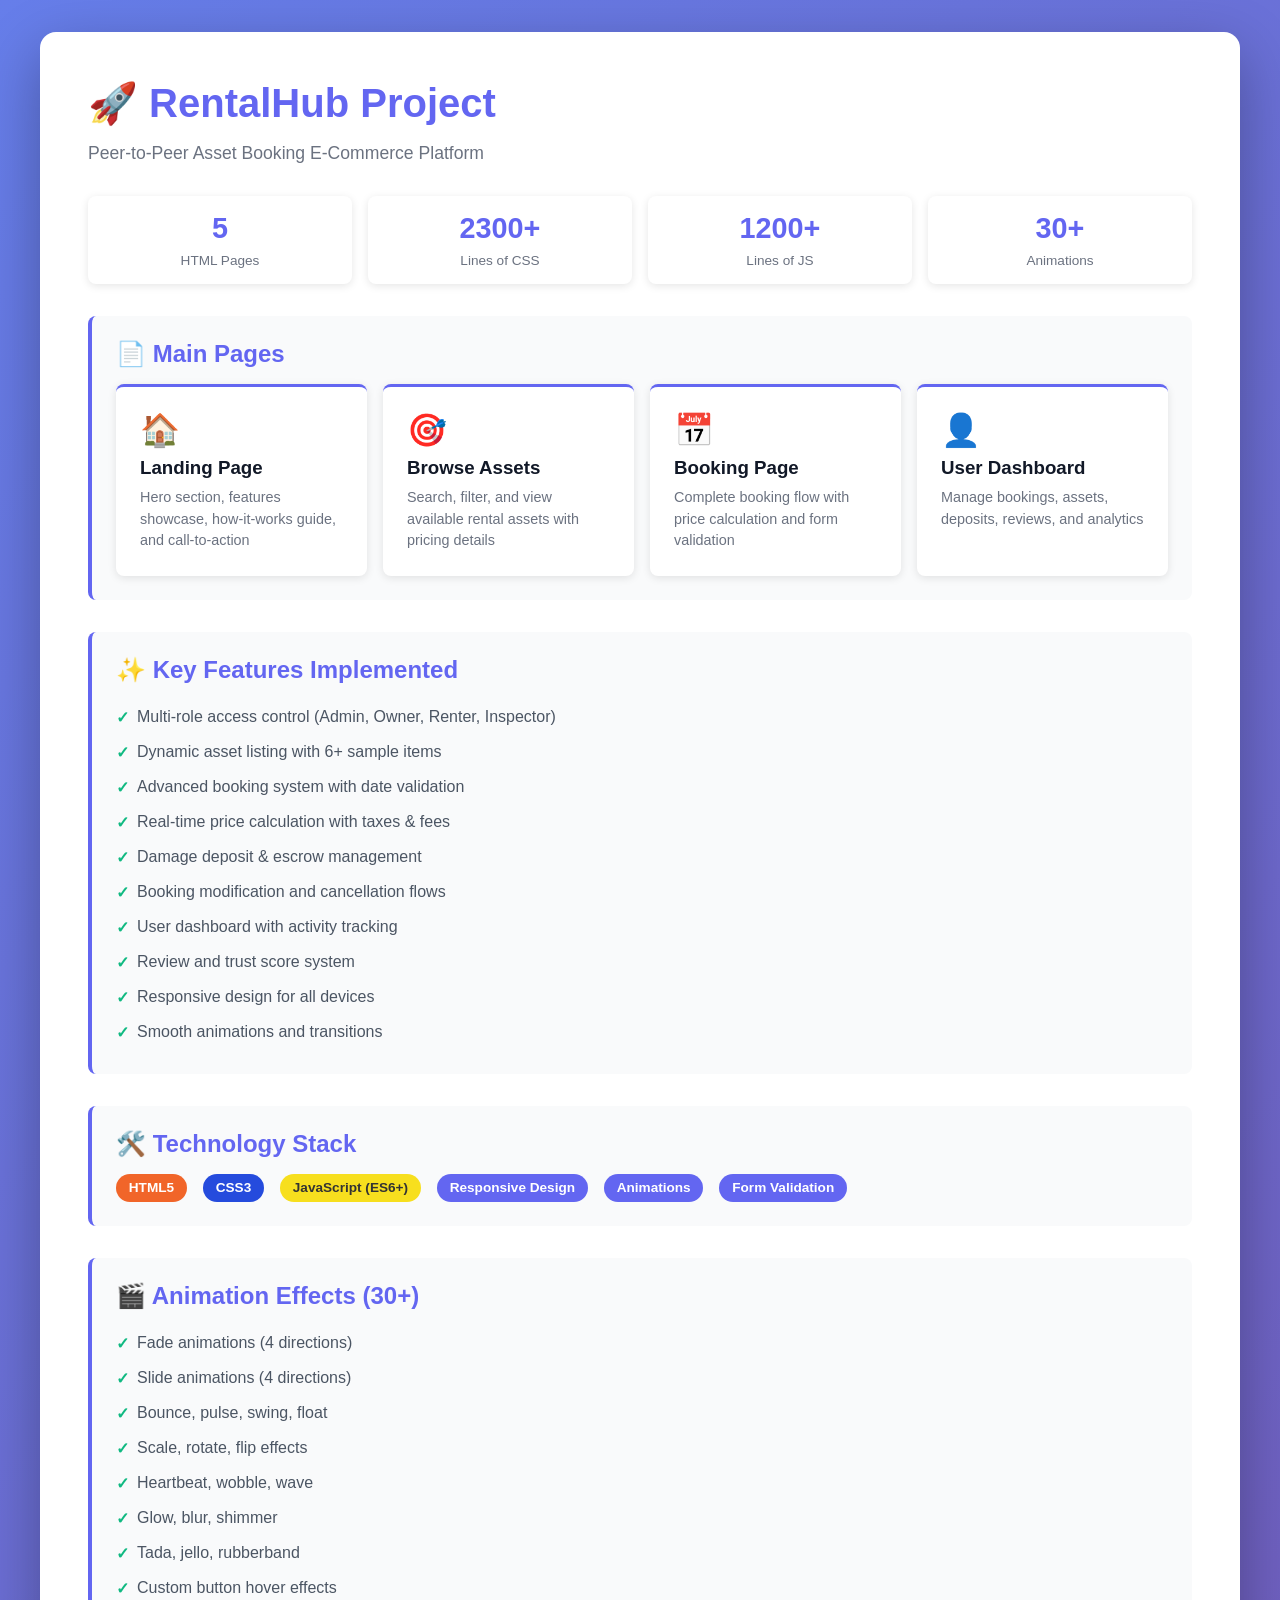
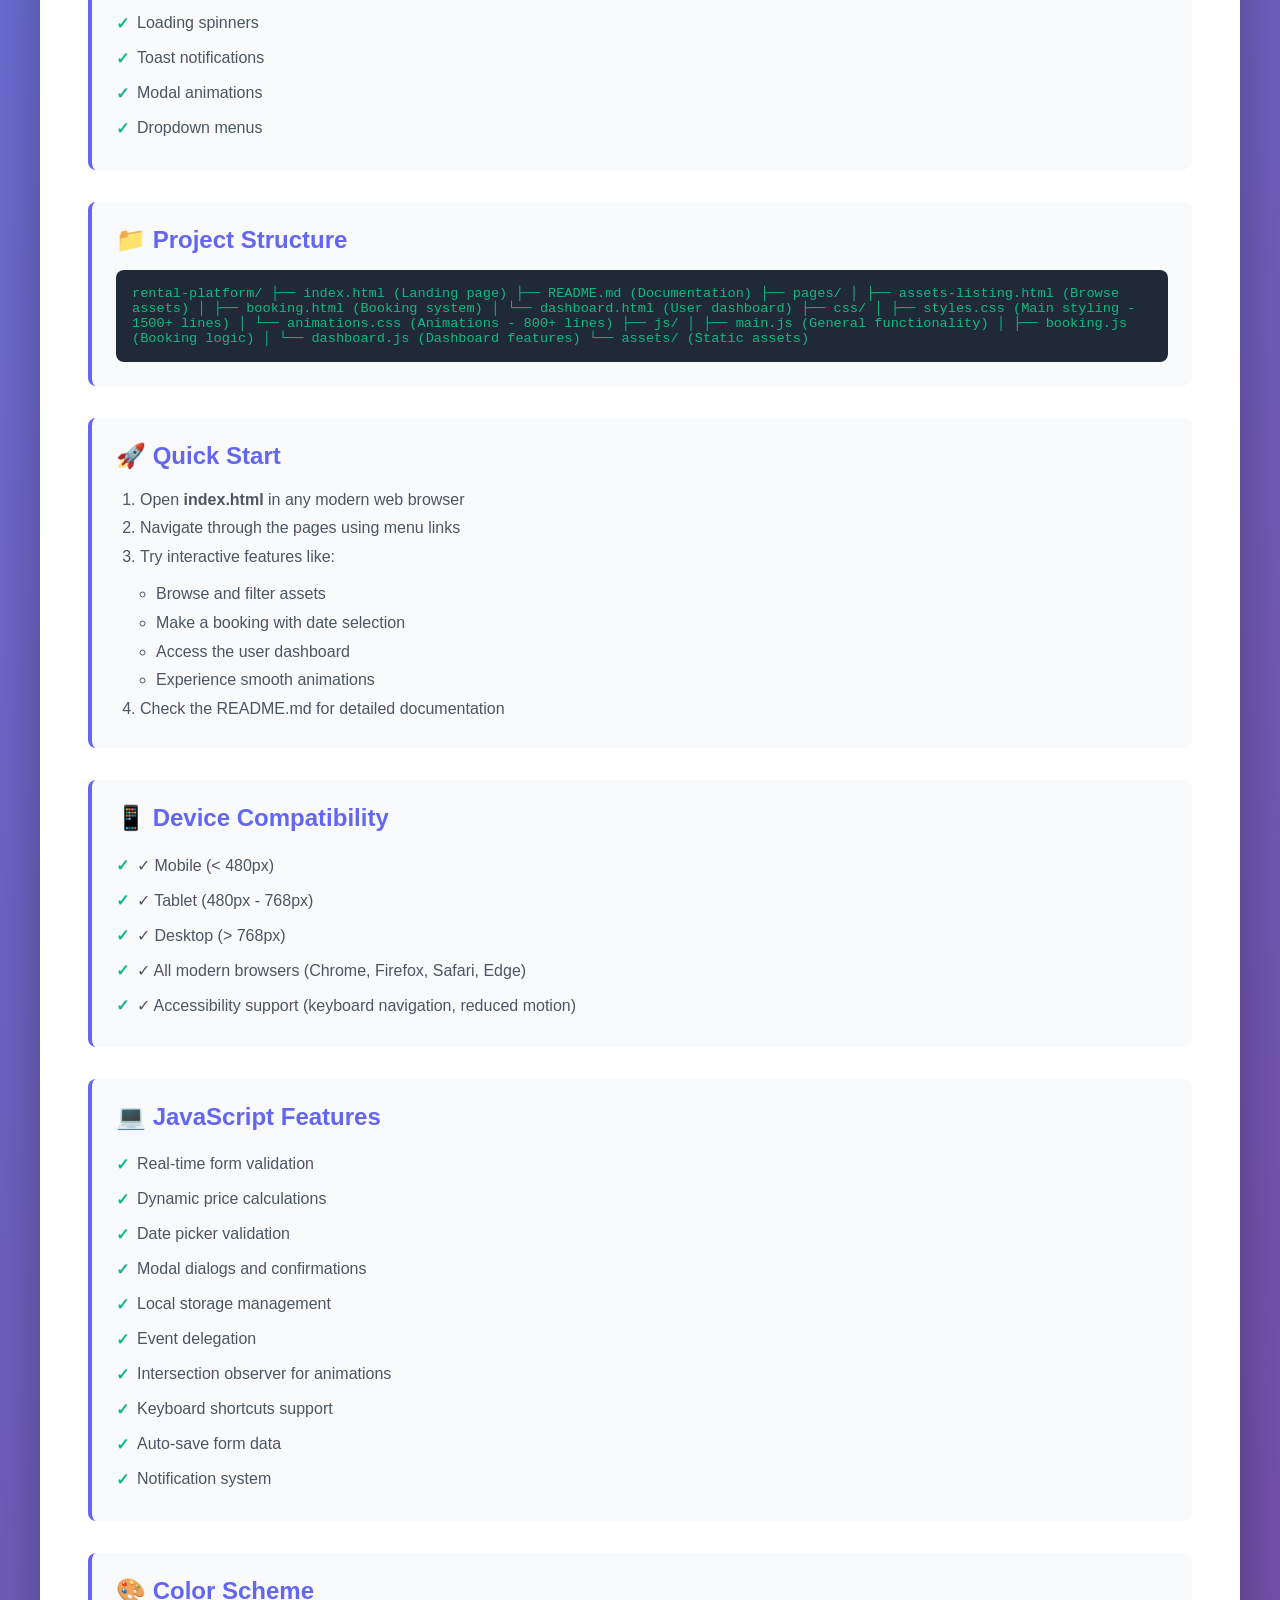
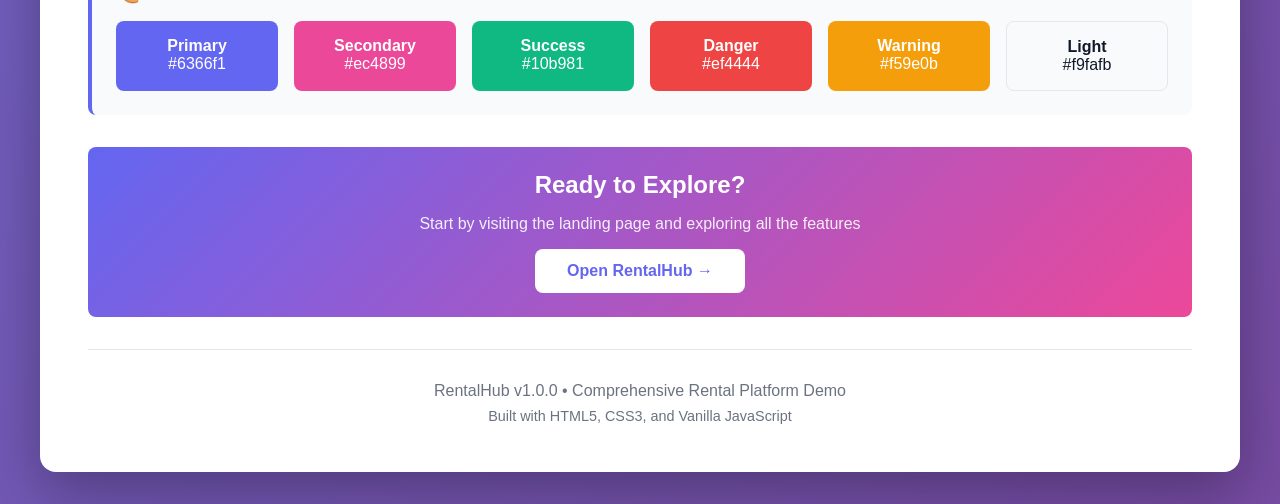
<file: rental-platform/sitemap.html>
<!DOCTYPE html>
<html lang="en">
<head>
    <meta charset="UTF-8">
    <meta name="viewport" content="width=device-width, initial-scale=1.0">
    <title>RentalHub - Project Sitemap</title>
    <style>
        * {
            margin: 0;
            padding: 0;
            box-sizing: border-box;
        }

        body {
            font-family: 'Segoe UI', Tahoma, Geneva, Verdana, sans-serif;
            background: linear-gradient(135deg, #667eea 0%, #764ba2 100%);
            min-height: 100vh;
            padding: 2rem;
        }

        .container {
            max-width: 1200px;
            margin: 0 auto;
            background: white;
            border-radius: 1rem;
            box-shadow: 0 20px 60px rgba(0, 0, 0, 0.3);
            padding: 3rem;
        }

        h1 {
            color: #6366f1;
            margin-bottom: 1rem;
            font-size: 2.5rem;
        }

        .subtitle {
            color: #6b7280;
            margin-bottom: 2rem;
            font-size: 1.1rem;
        }

        .section {
            margin: 2rem 0;
            padding: 1.5rem;
            background: #f9fafb;
            border-radius: 0.5rem;
            border-left: 4px solid #6366f1;
        }

        .section h2 {
            color: #6366f1;
            margin-bottom: 1rem;
            font-size: 1.5rem;
        }

        .links-grid {
            display: grid;
            grid-template-columns: repeat(auto-fit, minmax(250px, 1fr));
            gap: 1rem;
            margin-top: 1rem;
        }

        .link-card {
            background: white;
            padding: 1.5rem;
            border-radius: 0.5rem;
            box-shadow: 0 2px 8px rgba(0, 0, 0, 0.1);
            transition: all 0.3s ease;
            text-decoration: none;
            border-top: 3px solid #6366f1;
            display: block;
        }

        .link-card:hover {
            transform: translateY(-5px);
            box-shadow: 0 10px 25px rgba(0, 0, 0, 0.15);
            border-top-color: #ec4899;
        }

        .link-card h3 {
            color: #111827;
            margin-bottom: 0.5rem;
        }

        .link-card p {
            color: #6b7280;
            font-size: 0.9rem;
            line-height: 1.5;
        }

        .icon {
            font-size: 2rem;
            margin-bottom: 0.5rem;
        }

        .feature-list {
            list-style: none;
            margin-top: 1rem;
        }

        .feature-list li {
            padding: 0.5rem 0;
            color: #4b5563;
            display: flex;
            align-items: center;
            gap: 0.5rem;
        }

        .feature-list li:before {
            content: '✓';
            color: #10b981;
            font-weight: bold;
        }

        .code-block {
            background: #1f2937;
            color: #10b981;
            padding: 1rem;
            border-radius: 0.5rem;
            overflow-x: auto;
            font-family: 'Courier New', monospace;
            font-size: 0.85rem;
            margin-top: 1rem;
        }

        .stats {
            display: grid;
            grid-template-columns: repeat(auto-fit, minmax(150px, 1fr));
            gap: 1rem;
            margin: 1rem 0;
        }

        .stat {
            background: white;
            padding: 1rem;
            border-radius: 0.5rem;
            text-align: center;
            box-shadow: 0 2px 8px rgba(0, 0, 0, 0.1);
        }

        .stat-number {
            font-size: 1.8rem;
            font-weight: bold;
            color: #6366f1;
        }

        .stat-label {
            font-size: 0.85rem;
            color: #6b7280;
            margin-top: 0.5rem;
        }

        .tech-stack {
            display: flex;
            gap: 1rem;
            flex-wrap: wrap;
            margin-top: 1rem;
        }

        .badge {
            background: #6366f1;
            color: white;
            padding: 0.4rem 0.8rem;
            border-radius: 2rem;
            font-size: 0.85rem;
            font-weight: 600;
        }

        .badge.html {
            background: #f16529;
        }

        .badge.css {
            background: #254bdd;
        }

        .badge.js {
            background: #f7df1e;
            color: #333;
        }

        footer {
            margin-top: 2rem;
            padding-top: 2rem;
            border-top: 1px solid #e5e7eb;
            text-align: center;
            color: #6b7280;
        }

        @media (max-width: 768px) {
            .container {
                padding: 1.5rem;
            }

            h1 {
                font-size: 1.8rem;
            }

            .links-grid {
                grid-template-columns: 1fr;
            }
        }
    </style>
</head>
<body>
    <div class="container">
        <h1>🚀 RentalHub Project</h1>
        <p class="subtitle">Peer-to-Peer Asset Booking E-Commerce Platform</p>

        <!-- Project Statistics -->
        <div class="stats">
            <div class="stat">
                <div class="stat-number">5</div>
                <div class="stat-label">HTML Pages</div>
            </div>
            <div class="stat">
                <div class="stat-number">2300+</div>
                <div class="stat-label">Lines of CSS</div>
            </div>
            <div class="stat">
                <div class="stat-number">1200+</div>
                <div class="stat-label">Lines of JS</div>
            </div>
            <div class="stat">
                <div class="stat-number">30+</div>
                <div class="stat-label">Animations</div>
            </div>
        </div>

        <!-- Main Pages -->
        <div class="section">
            <h2>📄 Main Pages</h2>
            <div class="links-grid">
                <a href="index.html" class="link-card">
                    <div class="icon">🏠</div>
                    <h3>Landing Page</h3>
                    <p>Hero section, features showcase, how-it-works guide, and call-to-action</p>
                </a>

                <a href="pages/assets-listing.html" class="link-card">
                    <div class="icon">🎯</div>
                    <h3>Browse Assets</h3>
                    <p>Search, filter, and view available rental assets with pricing details</p>
                </a>

                <a href="pages/booking.html" class="link-card">
                    <div class="icon">📅</div>
                    <h3>Booking Page</h3>
                    <p>Complete booking flow with price calculation and form validation</p>
                </a>

                <a href="pages/dashboard.html" class="link-card">
                    <div class="icon">👤</div>
                    <h3>User Dashboard</h3>
                    <p>Manage bookings, assets, deposits, reviews, and analytics</p>
                </a>
            </div>
        </div>

        <!-- Key Features -->
        <div class="section">
            <h2>✨ Key Features Implemented</h2>
            <ul class="feature-list">
                <li>Multi-role access control (Admin, Owner, Renter, Inspector)</li>
                <li>Dynamic asset listing with 6+ sample items</li>
                <li>Advanced booking system with date validation</li>
                <li>Real-time price calculation with taxes & fees</li>
                <li>Damage deposit & escrow management</li>
                <li>Booking modification and cancellation flows</li>
                <li>User dashboard with activity tracking</li>
                <li>Review and trust score system</li>
                <li>Responsive design for all devices</li>
                <li>Smooth animations and transitions</li>
            </ul>
        </div>

        <!-- Technology Stack -->
        <div class="section">
            <h2>🛠️ Technology Stack</h2>
            <div class="tech-stack">
                <span class="badge html">HTML5</span>
                <span class="badge css">CSS3</span>
                <span class="badge js">JavaScript (ES6+)</span>
                <span class="badge">Responsive Design</span>
                <span class="badge">Animations</span>
                <span class="badge">Form Validation</span>
            </div>
        </div>

        <!-- Animations -->
        <div class="section">
            <h2>🎬 Animation Effects (30+)</h2>
            <ul class="feature-list">
                <li>Fade animations (4 directions)</li>
                <li>Slide animations (4 directions)</li>
                <li>Bounce, pulse, swing, float</li>
                <li>Scale, rotate, flip effects</li>
                <li>Heartbeat, wobble, wave</li>
                <li>Glow, blur, shimmer</li>
                <li>Tada, jello, rubberband</li>
                <li>Custom button hover effects</li>
                <li>Loading spinners</li>
                <li>Toast notifications</li>
                <li>Modal animations</li>
                <li>Dropdown menus</li>
            </ul>
        </div>

        <!-- File Structure -->
        <div class="section">
            <h2>📁 Project Structure</h2>
            <div class="code-block">
rental-platform/
├── index.html                          (Landing page)
├── README.md                           (Documentation)
├── pages/
│   ├── assets-listing.html            (Browse assets)
│   ├── booking.html                   (Booking system)
│   └── dashboard.html                 (User dashboard)
├── css/
│   ├── styles.css                     (Main styling - 1500+ lines)
│   └── animations.css                 (Animations - 800+ lines)
├── js/
│   ├── main.js                        (General functionality)
│   ├── booking.js                     (Booking logic)
│   └── dashboard.js                   (Dashboard features)
└── assets/                            (Static assets)
            </div>
        </div>

        <!-- Getting Started -->
        <div class="section">
            <h2>🚀 Quick Start</h2>
            <ol style="margin-left: 1.5rem; color: #4b5563; line-height: 1.8;">
                <li>Open <strong>index.html</strong> in any modern web browser</li>
                <li>Navigate through the pages using menu links</li>
                <li>Try interactive features like:
                    <ul style="margin-left: 1rem; margin-top: 0.5rem;">
                        <li>Browse and filter assets</li>
                        <li>Make a booking with date selection</li>
                        <li>Access the user dashboard</li>
                        <li>Experience smooth animations</li>
                    </ul>
                </li>
                <li>Check the README.md for detailed documentation</li>
            </ol>
        </div>

        <!-- Responsive Design -->
        <div class="section">
            <h2>📱 Device Compatibility</h2>
            <ul class="feature-list">
                <li>✓ Mobile (< 480px)</li>
                <li>✓ Tablet (480px - 768px)</li>
                <li>✓ Desktop (> 768px)</li>
                <li>✓ All modern browsers (Chrome, Firefox, Safari, Edge)</li>
                <li>✓ Accessibility support (keyboard navigation, reduced motion)</li>
            </ul>
        </div>

        <!-- JavaScript Features -->
        <div class="section">
            <h2>💻 JavaScript Features</h2>
            <ul class="feature-list">
                <li>Real-time form validation</li>
                <li>Dynamic price calculations</li>
                <li>Date picker validation</li>
                <li>Modal dialogs and confirmations</li>
                <li>Local storage management</li>
                <li>Event delegation</li>
                <li>Intersection observer for animations</li>
                <li>Keyboard shortcuts support</li>
                <li>Auto-save form data</li>
                <li>Notification system</li>
            </ul>
        </div>

        <!-- Color Palette -->
        <div class="section">
            <h2>🎨 Color Scheme</h2>
            <div class="links-grid" style="grid-template-columns: repeat(auto-fit, minmax(120px, 1fr));">
                <div style="background: #6366f1; color: white; padding: 1rem; border-radius: 0.5rem; text-align: center;">
                    <strong>Primary</strong><br>#6366f1
                </div>
                <div style="background: #ec4899; color: white; padding: 1rem; border-radius: 0.5rem; text-align: center;">
                    <strong>Secondary</strong><br>#ec4899
                </div>
                <div style="background: #10b981; color: white; padding: 1rem; border-radius: 0.5rem; text-align: center;">
                    <strong>Success</strong><br>#10b981
                </div>
                <div style="background: #ef4444; color: white; padding: 1rem; border-radius: 0.5rem; text-align: center;">
                    <strong>Danger</strong><br>#ef4444
                </div>
                <div style="background: #f59e0b; color: white; padding: 1rem; border-radius: 0.5rem; text-align: center;">
                    <strong>Warning</strong><br>#f59e0b
                </div>
                <div style="background: #f9fafb; color: #111827; padding: 1rem; border-radius: 0.5rem; text-align: center; border: 1px solid #e5e7eb;">
                    <strong>Light</strong><br>#f9fafb
                </div>
            </div>
        </div>

        <!-- Call to Action -->
        <div class="section" style="text-align: center; background: linear-gradient(135deg, #6366f1 0%, #ec4899 100%); color: white; border: none;">
            <h2 style="color: white;">Ready to Explore?</h2>
            <p style="color: rgba(255,255,255,0.9); margin: 1rem 0;">Start by visiting the landing page and exploring all the features</p>
            <a href="index.html" style="display: inline-block; background: white; color: #6366f1; padding: 0.8rem 2rem; border-radius: 0.5rem; text-decoration: none; font-weight: 600; transition: all 0.3s ease; cursor: pointer;">
                Open RentalHub →
            </a>
        </div>

        <footer>
            <p>RentalHub v1.0.0 • Comprehensive Rental Platform Demo</p>
            <p style="margin-top: 0.5rem; font-size: 0.9rem;">Built with HTML5, CSS3, and Vanilla JavaScript</p>
        </footer>
    </div>
</body>
</html>
</file>
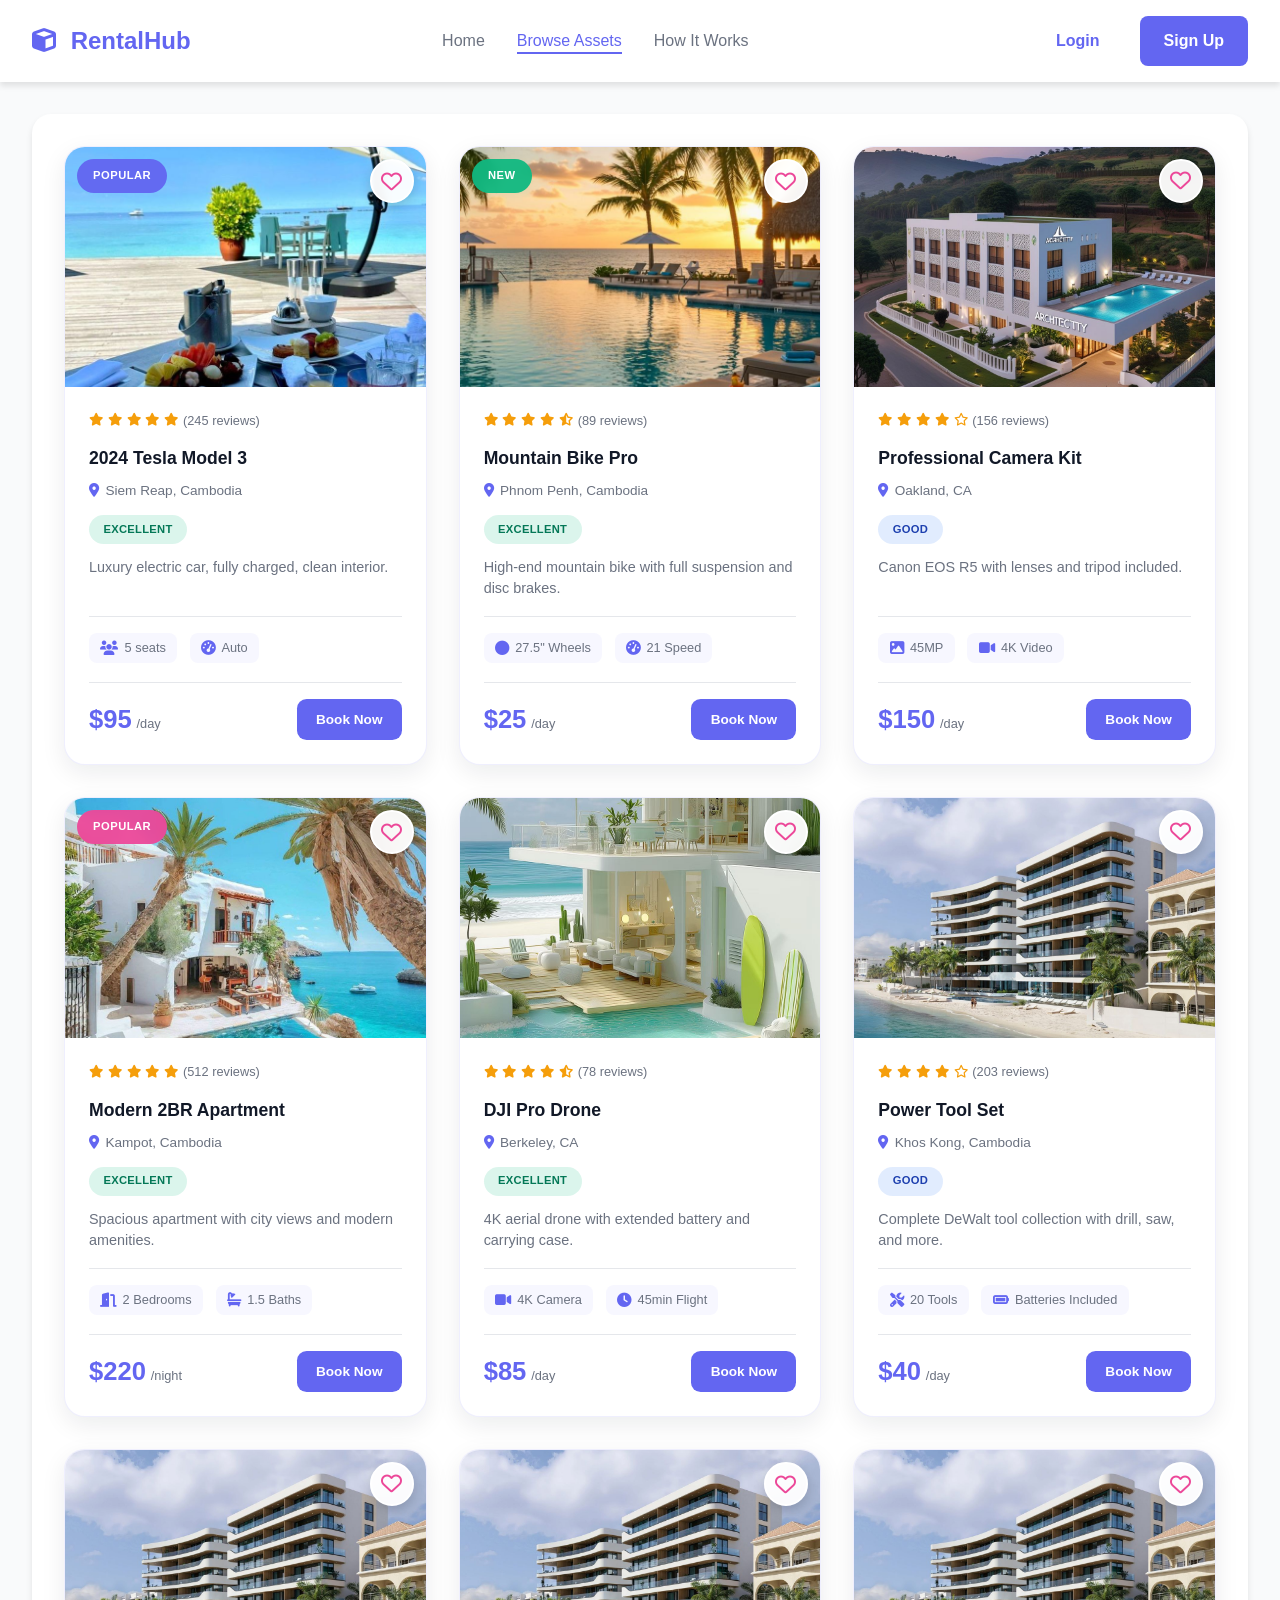
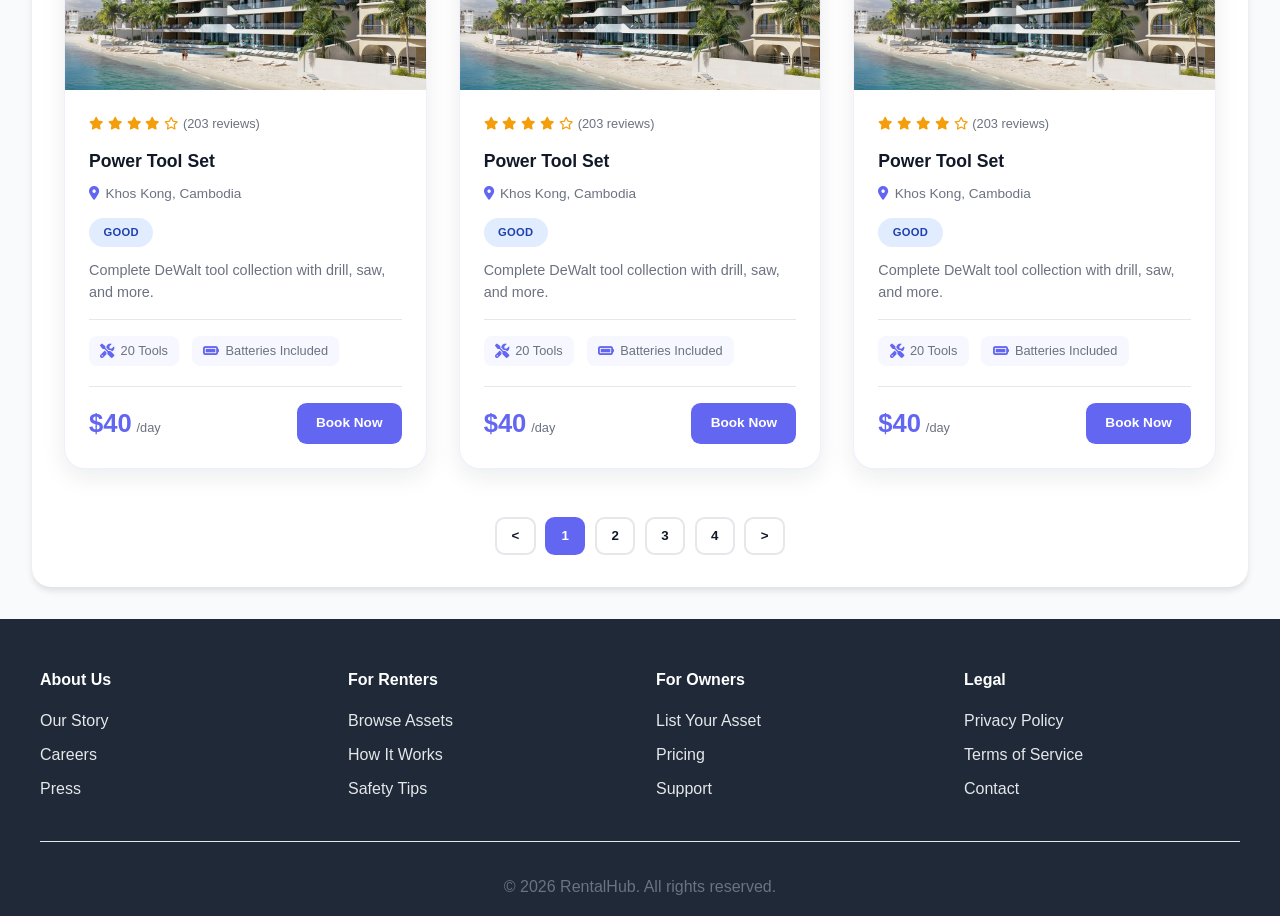
<file: rental-platform/pages/assets-listing.html>
<!DOCTYPE html>
<html lang="en">
<head>
    <meta charset="UTF-8">
    <meta name="viewport" content="width=device-width, initial-scale=1.0">
    <title>Browse Assets - RentalHub</title>
    <link rel="stylesheet" href="../css/styles.css">
    <link rel="stylesheet" href="../css/cards.css">
    <link rel="stylesheet" href="../css/assets-listing.css">
    <link rel="stylesheet" href="../css/animations.css">
    <link rel="stylesheet" href="https://cdnjs.cloudflare.com/ajax/libs/font-awesome/6.4.0/css/all.min.css">
    <script src="../js/auth.js"></script>
</head>
<body>
    <!-- Navigation Bar -->
    <nav class="navbar">
        <div class="nav-container">
            <div class="nav-brand">
                <i class="fas fa-cube"></i> RentalHub
            </div>
            <ul class="nav-menu">
                <li><a href="../index.html" class="nav-link">Home</a></li>
                <li><a href="#" class="nav-link active">Browse Assets</a></li>
                <li><a href="../index.html#how-it-works" class="nav-link">How It Works</a></li>
                <li><a href="dashboard.html" class="nav-link">Dashboard</a></li>
            </ul>
            <div class="nav-auth">
                <button class="btn-login">Login</button>
                <button class="btn-signup">Sign Up</button>
            </div>
        </div>
    </nav>

    <div class="container-full">
        <div class="listing-wrapper">
            <!-- Sidebar Filters -->
            
                
            <!-- Main Listings -->
            <main class="listings-main">
                <div class="assets-grid">
                    <!-- Asset Card 1 -->
                    <div class="asset-card fade-in-up">
                        <div class="asset-image-wrapper">
                            <div class="asset-image" style="background-image: url(../image/3.jpg);"></div>
                            <span class="asset-badge">Popular</span>
                            <button class="btn-favorite">
                                <i class="far fa-heart"></i>
                            </button>
                        </div>
                        <div class="asset-content">
                            <div class="asset-rating">
                                <i class="fas fa-star"></i>
                                <i class="fas fa-star"></i>
                                <i class="fas fa-star"></i>
                                <i class="fas fa-star"></i>
                                <i class="fas fa-star"></i>
                                <span>(245 reviews)</span>
                            </div>
                            <h3>2024 Tesla Model 3</h3>
                            <p class="asset-location">
                                <i class="fas fa-map-marker-alt"></i> Siem Reap, Cambodia
                            </p>
                            <div class="asset-condition">
                                <span class="condition-badge excellent">Excellent</span>
                            </div>
                            <p class="asset-description">Luxury electric car, fully charged, clean interior.</p>
                            <div class="asset-features">
                                <span><i class="fas fa-users"></i> 5 seats</span>
                                <span><i class="fas fa-tachometer-alt"></i> Auto</span>
                            </div>
                            <div class="asset-footer">
                                <div class="asset-price">
                                    <span class="price">$95</span>
                                    <span class="period">/day</span>
                                </div>
                                <a href="booking.html" class="btn btn-primary btn-small">Book Now</a>
                            </div>
                        </div>
                    </div>

                    <!-- Asset Card 2 -->
                    <div class="asset-card fade-in-up" style="animation-delay: 0.1s;">
                        <div class="asset-image-wrapper">
                            <div class="asset-image" style="background-image: url(../image/2.jpg);"></div>
                            <span class="asset-badge new">New</span>
                            <button class="btn-favorite">
                                <i class="far fa-heart"></i>
                            </button>
                        </div>
                        <div class="asset-content">
                            <div class="asset-rating">
                                <i class="fas fa-star"></i>
                                <i class="fas fa-star"></i>
                                <i class="fas fa-star"></i>
                                <i class="fas fa-star"></i>
                                <i class="fas fa-star-half-alt"></i>
                                <span>(89 reviews)</span>
                            </div>
                            <h3>Mountain Bike Pro</h3>
                            <p class="asset-location">
                                <i class="fas fa-map-marker-alt"></i> Phnom Penh, Cambodia
                            </p>
                            <div class="asset-condition">
                                <span class="condition-badge excellent">Excellent</span>
                            </div>
                            <p class="asset-description">High-end mountain bike with full suspension and disc brakes.</p>
                            <div class="asset-features">
                                <span><i class="fas fa-circle"></i> 27.5" Wheels</span>
                                <span><i class="fas fa-tachometer-alt"></i> 21 Speed</span>
                            </div>
                            <div class="asset-footer">
                                <div class="asset-price">
                                    <span class="price">$25</span>
                                    <span class="period">/day</span>
                                </div>
                                <a href="booking.html" class="btn btn-primary btn-small">Book Now</a>
                            </div>
                        </div>
                    </div>

                    <!-- Asset Card 3 -->
                    <div class="asset-card fade-in-up" style="animation-delay: 0.2s;">
                        <div class="asset-image-wrapper">
                            <div class="asset-image" style="background-image: url(../image/1.jpg);"></div>
                            <button class="btn-favorite">
                                <i class="far fa-heart"></i>
                            </button>
                        </div>
                        <div class="asset-content">
                            <div class="asset-rating">
                                <i class="fas fa-star"></i>
                                <i class="fas fa-star"></i>
                                <i class="fas fa-star"></i>
                                <i class="fas fa-star"></i>
                                <i class="far fa-star"></i>
                                <span>(156 reviews)</span>
                            </div>
                            <h3>Professional Camera Kit</h3>
                            <p class="asset-location">
                                <i class="fas fa-map-marker-alt"></i> Oakland, CA
                            </p>
                            <div class="asset-condition">
                                <span class="condition-badge good">Good</span>
                            </div>
                            <p class="asset-description">Canon EOS R5 with lenses and tripod included.</p>
                            <div class="asset-features">
                                <span><i class="fas fa-image"></i> 45MP</span>
                                <span><i class="fas fa-video"></i> 4K Video</span>
                            </div>
                            <div class="asset-footer">
                                <div class="asset-price">
                                    <span class="price">$150</span>
                                    <span class="period">/day</span>
                                </div>
                                <a href="booking.html" class="btn btn-primary btn-small">Book Now</a>
                            </div>
                        </div>
                    </div>

                    <!-- Asset Card 4 -->
                    <div class="asset-card fade-in-up" style="animation-delay: 0.3s;">
                        <div class="asset-image-wrapper">
                            <div class="asset-image" style="background-image: url(../image/4.jpg);"></div>
                            <span class="asset-badge popular">Popular</span>
                            <button class="btn-favorite">
                                <i class="far fa-heart"></i>
                            </button>
                        </div>
                        <div class="asset-content">
                            <div class="asset-rating">
                                <i class="fas fa-star"></i>
                                <i class="fas fa-star"></i>
                                <i class="fas fa-star"></i>
                                <i class="fas fa-star"></i>
                                <i class="fas fa-star"></i>
                                <span>(512 reviews)</span>
                            </div>
                            <h3>Modern 2BR Apartment</h3>
                            <p class="asset-location">
                                <i class="fas fa-map-marker-alt"></i> Kampot, Cambodia
                            </p>
                            <div class="asset-condition">
                                <span class="condition-badge excellent">Excellent</span>
                            </div>
                            <p class="asset-description">Spacious apartment with city views and modern amenities.</p>
                            <div class="asset-features">
                                <span><i class="fas fa-door-open"></i> 2 Bedrooms</span>
                                <span><i class="fas fa-bath"></i> 1.5 Baths</span>
                            </div>
                            <div class="asset-footer">
                                <div class="asset-price">
                                    <span class="price">$220</span>
                                    <span class="period">/night</span>
                                </div>
                                <a href="booking.html" class="btn btn-primary btn-small">Book Now</a>
                            </div>
                        </div>
                    </div>

                    <!-- Asset Card 5 -->
                    <div class="asset-card fade-in-up" style="animation-delay: 0.4s;">
                        <div class="asset-image-wrapper">
                            <div class="asset-image" style="background-image: url(../image/5.jpg);"></div>
                            <button class="btn-favorite">
                                <i class="far fa-heart"></i>
                            </button>
                        </div>
                        <div class="asset-content">
                            <div class="asset-rating">
                                <i class="fas fa-star"></i>
                                <i class="fas fa-star"></i>
                                <i class="fas fa-star"></i>
                                <i class="fas fa-star"></i>
                                <i class="fas fa-star-half-alt"></i>
                                <span>(78 reviews)</span>
                            </div>
                            <h3>DJI Pro Drone</h3>
                            <p class="asset-location">
                                <i class="fas fa-map-marker-alt"></i> Berkeley, CA
                            </p>
                            <div class="asset-condition">
                                <span class="condition-badge excellent">Excellent</span>
                            </div>
                            <p class="asset-description">4K aerial drone with extended battery and carrying case.</p>
                            <div class="asset-features">
                                <span><i class="fas fa-video"></i> 4K Camera</span>
                                <span><i class="fas fa-clock"></i> 45min Flight</span>
                            </div>
                            <div class="asset-footer">
                                <div class="asset-price">
                                    <span class="price">$85</span>
                                    <span class="period">/day</span>
                                </div>
                                <a href="booking.html" class="btn btn-primary btn-small">Book Now</a>
                            </div>
                        </div>
                    </div>

                    <!-- Asset Card 6 -->
                    <div class="asset-card fade-in-up" style="animation-delay: 0.5s;">
                        <div class="asset-image-wrapper">
                            <div class="asset-image" style="background-image: url(../image/6.jpg);"></div>
                            <button class="btn-favorite">
                                <i class="far fa-heart"></i>
                            </button>
                        </div>
                        <div class="asset-content">
                            <div class="asset-rating">
                                <i class="fas fa-star"></i>
                                <i class="fas fa-star"></i>
                                <i class="fas fa-star"></i>
                                <i class="fas fa-star"></i>
                                <i class="far fa-star"></i>
                                <span>(203 reviews)</span>
                            </div>
                            <h3>Power Tool Set</h3>
                            <p class="asset-location">
                                <i class="fas fa-map-marker-alt"></i> Khos Kong, Cambodia
                            </p>
                            <div class="asset-condition">
                                <span class="condition-badge good">Good</span>
                            </div>
                            <p class="asset-description">Complete DeWalt tool collection with drill, saw, and more.</p>
                            <div class="asset-features">
                                <span><i class="fas fa-tools"></i> 20 Tools</span>
                                <span><i class="fas fa-battery-full"></i> Batteries Included</span>
                            </div>
                            <div class="asset-footer">
                                <div class="asset-price">
                                    <span class="price">$40</span>
                                    <span class="period">/day</span>
                                </div>
                                <a href="booking.html" class="btn btn-primary btn-small">Book Now</a>
                            </div>
                        </div>
                    </div>
                    <div class="asset-card fade-in-up" style="animation-delay: 0.5s;">
                        <div class="asset-image-wrapper">
                            <div class="asset-image" style="background-image: url(../image/6.jpg);"></div>
                            <button class="btn-favorite">
                                <i class="far fa-heart"></i>
                            </button>
                        </div>
                        <div class="asset-content">
                            <div class="asset-rating">
                                <i class="fas fa-star"></i>
                                <i class="fas fa-star"></i>
                                <i class="fas fa-star"></i>
                                <i class="fas fa-star"></i>
                                <i class="far fa-star"></i>
                                <span>(203 reviews)</span>
                            </div>
                            <h3>Power Tool Set</h3>
                            <p class="asset-location">
                                <i class="fas fa-map-marker-alt"></i> Khos Kong, Cambodia
                            </p>
                            <div class="asset-condition">
                                <span class="condition-badge good">Good</span>
                            </div>
                            <p class="asset-description">Complete DeWalt tool collection with drill, saw, and more.</p>
                            <div class="asset-features">
                                <span><i class="fas fa-tools"></i> 20 Tools</span>
                                <span><i class="fas fa-battery-full"></i> Batteries Included</span>
                            </div>
                            <div class="asset-footer">
                                <div class="asset-price">
                                    <span class="price">$40</span>
                                    <span class="period">/day</span>
                                </div>
                                <a href="booking.html" class="btn btn-primary btn-small">Book Now</a>
                            </div>
                        </div>
                    </div>
                    <div class="asset-card fade-in-up" style="animation-delay: 0.5s;">
                        <div class="asset-image-wrapper">
                            <div class="asset-image" style="background-image: url(../image/6.jpg);"></div>
                            <button class="btn-favorite">
                                <i class="far fa-heart"></i>
                            </button>
                        </div>
                        <div class="asset-content">
                            <div class="asset-rating">
                                <i class="fas fa-star"></i>
                                <i class="fas fa-star"></i>
                                <i class="fas fa-star"></i>
                                <i class="fas fa-star"></i>
                                <i class="far fa-star"></i>
                                <span>(203 reviews)</span>
                            </div>
                            <h3>Power Tool Set</h3>
                            <p class="asset-location">
                                <i class="fas fa-map-marker-alt"></i> Khos Kong, Cambodia
                            </p>
                            <div class="asset-condition">
                                <span class="condition-badge good">Good</span>
                            </div>
                            <p class="asset-description">Complete DeWalt tool collection with drill, saw, and more.</p>
                            <div class="asset-features">
                                <span><i class="fas fa-tools"></i> 20 Tools</span>
                                <span><i class="fas fa-battery-full"></i> Batteries Included</span>
                            </div>
                            <div class="asset-footer">
                                <div class="asset-price">
                                    <span class="price">$40</span>
                                    <span class="period">/day</span>
                                </div>
                                <a href="booking.html" class="btn btn-primary btn-small">Book Now</a>
                            </div>
                        </div>
                    </div>
                    <div class="asset-card fade-in-up" style="animation-delay: 0.5s;">
                        <div class="asset-image-wrapper">
                            <div class="asset-image" style="background-image: url(../image/6.jpg);"></div>
                            <button class="btn-favorite">
                                <i class="far fa-heart"></i>
                            </button>
                        </div>
                        <div class="asset-content">
                            <div class="asset-rating">
                                <i class="fas fa-star"></i>
                                <i class="fas fa-star"></i>
                                <i class="fas fa-star"></i>
                                <i class="fas fa-star"></i>
                                <i class="far fa-star"></i>
                                <span>(203 reviews)</span>
                            </div>
                            <h3>Power Tool Set</h3>
                            <p class="asset-location">
                                <i class="fas fa-map-marker-alt"></i> Khos Kong, Cambodia
                            </p>
                            <div class="asset-condition">
                                <span class="condition-badge good">Good</span>
                            </div>
                            <p class="asset-description">Complete DeWalt tool collection with drill, saw, and more.</p>
                            <div class="asset-features">
                                <span><i class="fas fa-tools"></i> 20 Tools</span>
                                <span><i class="fas fa-battery-full"></i> Batteries Included</span>
                            </div>
                            <div class="asset-footer">
                                <div class="asset-price">
                                    <span class="price">$40</span>
                                    <span class="period">/day</span>
                                </div>
                                <a href="booking.html" class="btn btn-primary btn-small">Book Now</a>
                            </div>
                        </div>
                    </div>
                    
                </div> 

                <!-- Asset Grid -->
                

                <!-- Pagination -->
                <div class="pagination">
                    <button class="btn-page">&lt;</button>
                    <button class="btn-page active">1</button>
                    <button class="btn-page">2</button>
                    <button class="btn-page">3</button>
                    <button class="btn-page">4</button>
                    <button class="btn-page">&gt;</button>
                </div>
            </main>
        </div>
    </div>

    <!-- Footer -->
    <footer class="footer">
        <div class="footer-content">
            <div class="footer-section">
                <h4>About Us</h4>
                <ul>
                    <li><a href="#">Our Story</a></li>
                    <li><a href="#">Careers</a></li>
                    <li><a href="#">Press</a></li>
                </ul>
            </div>
            <div class="footer-section">
                <h4>For Renters</h4>
                <ul>
                    <li><a href="#">Browse Assets</a></li>
                    <li><a href="#">How It Works</a></li>
                    <li><a href="#">Safety Tips</a></li>
                </ul>
            </div>
            <div class="footer-section">
                <h4>For Owners</h4>
                <ul>
                    <li><a href="#">List Your Asset</a></li>
                    <li><a href="#">Pricing</a></li>
                    <li><a href="#">Support</a></li>
                </ul>
            </div>
            <div class="footer-section">
                <h4>Legal</h4>
                <ul>
                    <li><a href="#">Privacy Policy</a></li>
                    <li><a href="#">Terms of Service</a></li>
                    <li><a href="#">Contact</a></li>
                </ul>
            </div>
        </div>
        <div class="footer-bottom">
            <p>&copy; 2026 RentalHub. All rights reserved.</p>
        </div>
    </footer>

    <script src="../js/main.js"></script>
</body>
</html>
</file>
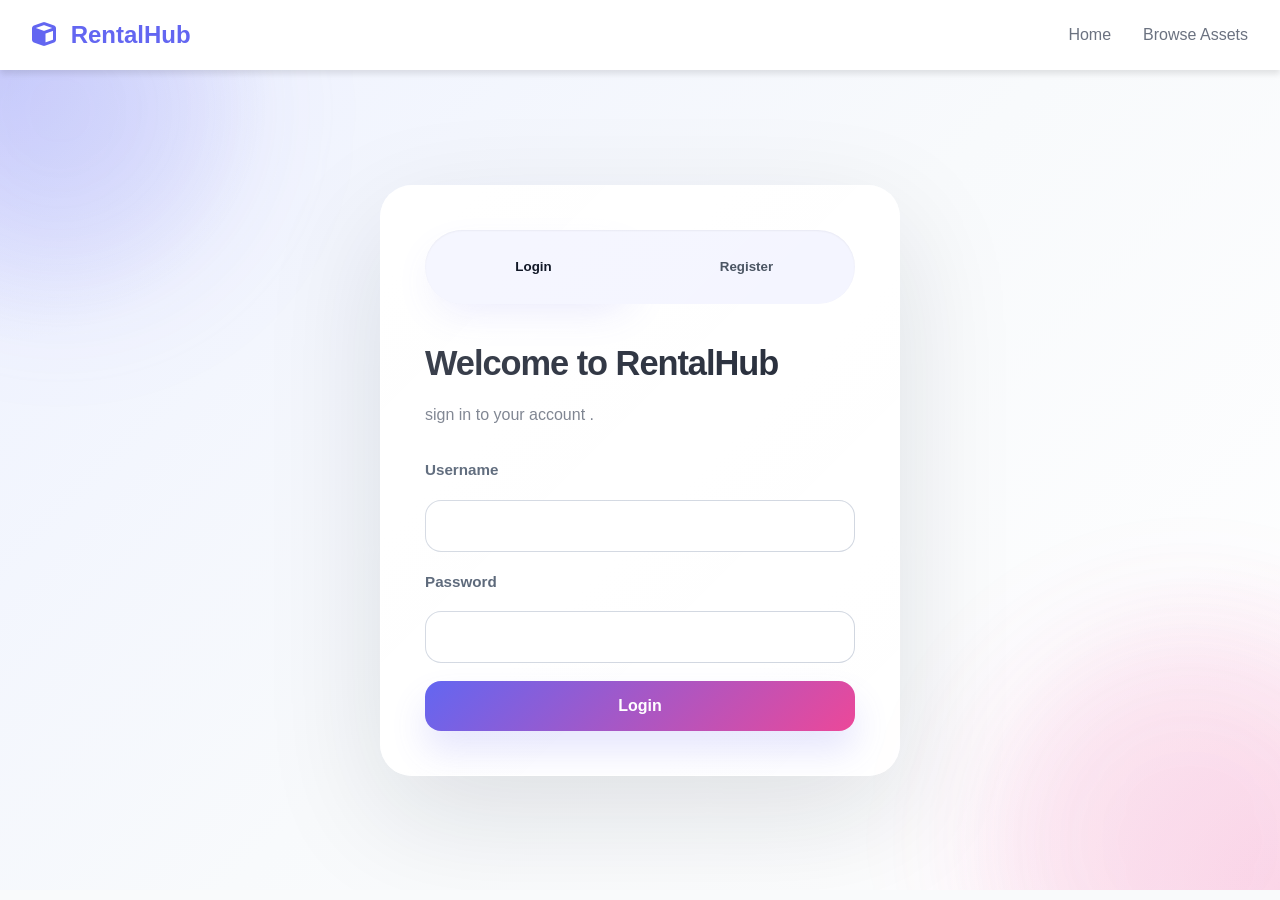
<file: rental-platform/pages/booking.html>
<!DOCTYPE html>
<html lang="en">
<head>
    <meta charset="UTF-8">
    <meta name="viewport" content="width=device-width, initial-scale=1.0">
    <title>Booking - RentalHub</title>
    <link rel="stylesheet" href="../css/styles.css">
    <link rel="stylesheet" href="../css/animations.css">
    <link rel="stylesheet" href="https://cdnjs.cloudflare.com/ajax/libs/font-awesome/6.4.0/css/all.min.css">
    <script src="../js/auth.js"></script>
</head>
<body>
    <!-- Navigation Bar -->
    <nav class="navbar">
        <div class="nav-container">
            <div class="nav-brand">
                <i class="fas fa-cube"></i> RentalHub
            </div>
            <ul class="nav-menu">
                <li><a href="../index.html" class="nav-link">Home</a></li>
                <li><a href="assets-listing.html" class="nav-link">Browse Assets</a></li>
                <li><a href="../index.html#how-it-works" class="nav-link">How It Works</a></li>
                <li><a href="dashboard.html" class="nav-link">Dashboard</a></li>
            </ul>
            <div class="nav-auth">
                <button class="btn-login">Login</button>
                <button class="btn-signup">Sign Up</button>
            </div>
        </div>
    </nav>

    <div class="container">
        <div class="booking-wrapper">
            <!-- Left Side: Asset Details & Booking Form -->
            <div class="booking-main fade-in-left">
                <div class="booking-progress">
                    <div class="progress-step active">
                        <div class="progress-number">1</div>
                        <div class="progress-label">Dates</div>
                    </div>
                    <div class="progress-line"></div>
                    <div class="progress-step">
                        <div class="progress-number">2</div>
                        <div class="progress-label">Details</div>
                    </div>
                    <div class="progress-line"></div>
                    <div class="progress-step">
                        <div class="progress-number">3</div>
                        <div class="progress-label">Payment</div>
                    </div>
                    <div class="progress-line"></div>
                    <div class="progress-step">
                        <div class="progress-number">4</div>
                        <div class="progress-label">Confirm</div>
                    </div>
                </div>

                <!-- Asset Info -->
                <div class="booking-asset">
                    <h2>2024 Tesla Model 3</h2>
                    <div class="asset-card-booking">
                        <div class="asset-image-large car-image"></div>
                        <div class="asset-details-booking">
                            <div class="asset-rating">
                                <i class="fas fa-star"></i>
                                <i class="fas fa-star"></i>
                                <i class="fas fa-star"></i>
                                <i class="fas fa-star"></i>
                                <i class="fas fa-star"></i>
                                <span>(245 reviews)</span>
                            </div>
                            <p class="asset-location">
                                <i class="fas fa-map-marker-alt"></i> San Francisco, CA
                            </p>
                            <div class="asset-owner">
                                <div class="owner-avatar"></div>
                                <div>
                                    <h4>John Martinez</h4>
                                    <span class="verified-badge">
                                        <i class="fas fa-check-circle"></i> Verified Owner
                                    </span>
                                </div>
                            </div>
                        </div>
                    </div>
                </div>

                <!-- Booking Form -->
                <form class="booking-form">
                    <div class="form-section">
                        <h3>Select Your Dates</h3>
                        <div class="date-picker-group">
                            <div class="form-group">
                                <label for="check-in-date">Check-In Date</label>
                                <input type="date" id="check-in-date" required>
                            </div>
                            <div class="form-group">
                                <label for="check-out-date">Check-Out Date</label>
                                <input type="date" id="check-out-date" required>
                            </div>
                        </div>
                        <div class="rental-info">
                            <p><strong>Rental Duration:</strong> <span id="duration">-</span> days</p>
                            <p><strong>Daily Rate:</strong> <span id="daily-rate">$95</span></p>
                        </div>
                    </div>

                    <div class="form-section">
                        <h3>Renter Details</h3>
                        <div class="form-group">
                            <label for="renter-name">Full Name</label>
                            <input type="text" id="renter-name" placeholder="John Doe" required>
                        </div>
                        <div class="form-group">
                            <label for="renter-email">Email Address</label>
                            <input type="email" id="renter-email" placeholder="john@example.com" required>
                        </div>
                        <div class="form-group">
                            <label for="renter-phone">Phone Number</label>
                            <input type="tel" id="renter-phone" placeholder="(555) 123-4567" required>
                        </div>
                        <div class="form-group">
                            <label for="renter-license">Driver's License Number</label>
                            <input type="text" id="renter-license" placeholder="ABC123456" required>
                        </div>
                    </div>

                    <div class="form-section">
                        <h3>Rental Terms</h3>
                        <div class="terms-check">
                            <label class="checkbox-label">
                                <input type="checkbox" required>
                                I agree to the rental terms and conditions
                            </label>
                            <label class="checkbox-label">
                                <input type="checkbox" required>
                                I understand the damage deposit policy
                            </label>
                            
                        </div>
                    </div>

                    <button type="submit" class="btn btn-primary btn-large btn-block">Confirm Booking</button>
                </form>
            </div>

            <!-- Right Side: Price Breakdown -->
            <aside class="booking-summary fade-in-right">
                <div class="price-breakdown">
                    <h3>Price Details</h3>
                    
                    <div class="price-row">
                        <span class="label">Daily Rate</span>
                        <span class="value">$95.00</span>
                    </div>
                    
                    <div class="price-row">
                        <span class="label">Number of Days</span>
                        <span class="value" id="summary-days">-</span>
                    </div>
                    
                    <div class="price-row">
                        <span class="label">Rental Subtotal</span>
                        <span class="value" id="subtotal">$0.00</span>
                    </div>

                    <div class="divider"></div>

                    <div class="price-row">
                        <span class="label">Service Fee (10%)</span>
                        <span class="value" id="service-fee">$0.00</span>
                    </div>

                    <div class="price-row">
                        <span class="label">Taxes (8%)</span>
                        <span class="value" id="taxes">$0.00</span>
                    </div>

                    <div class="divider"></div>

                    <div class="price-row total">
                        <span class="label">Total Due Today</span>
                        <span class="value" id="total">$0.00</span>
                    </div>

                    <div class="info-box">
                        <i class="fas fa-info-circle"></i>
                        <p>The damage deposit will be held in escrow and refunded within 5 business days of return, minus any damage deductions.</p>
                    </div>

                    <div class="info-box warning">
                        <i class="fas fa-exclamation-triangle"></i>
                        <p>Late returns incur penalty fees of $50 per hour or part thereof.</p>
                    </div>

                    <h4>What's Included</h4>
                    <ul class="included-list">
                        <li><i class="fas fa-check"></i> Full Tank of Gas</li>
                        <li><i class="fas fa-check"></i> Insurance Coverage</li>
                        <li><i class="fas fa-check"></i> 24/7 Roadside Assistance</li>
                        <li><i class="fas fa-check"></i> Free Cleaning Kit</li>
                    </ul>

                    <h4>Cancellation Policy</h4>
                    <div class="policy-box">
                        <p><strong>Free Cancellation:</strong> Within 48 hours of booking</p>
                        <p><strong>50% Refund:</strong> 48 hours to 7 days before rental</p>
                        <p><strong>No Refund:</strong> Less than 7 days before rental</p>
                    </div>
                </div>
            </aside>
        </div>
    </div>

    <!-- Footer -->
    <footer class="footer">
        <div class="footer-content">
            <div class="footer-section">
                <h4>About Us</h4>
                <ul>
                    <li><a href="#">Our Story</a></li>
                    <li><a href="#">Careers</a></li>
                    <li><a href="#">Press</a></li>
                </ul>
            </div>
            <div class="footer-section">
                <h4>For Renters</h4>
                <ul>
                    <li><a href="#">Browse Assets</a></li>
                    <li><a href="#">How It Works</a></li>
                    <li><a href="#">Safety Tips</a></li>
                </ul>
            </div>
            <div class="footer-section">
                <h4>For Owners</h4>
                <ul>
                    <li><a href="#">List Your Asset</a></li>
                    <li><a href="#">Pricing</a></li>
                    <li><a href="#">Support</a></li>
                </ul>
            </div>
            <div class="footer-section">
                <h4>Legal</h4>
                <ul>
                    <li><a href="#">Privacy Policy</a></li>
                    <li><a href="#">Terms of Service</a></li>
                    <li><a href="#">Contact</a></li>
                </ul>
            </div>
        </div>
        <div class="footer-bottom">
            <p>&copy; 2026 RentalHub. All rights reserved.</p>
        </div>
    </footer>

    <script src="../js/booking.js"></script>
</body>
</html>
</file>
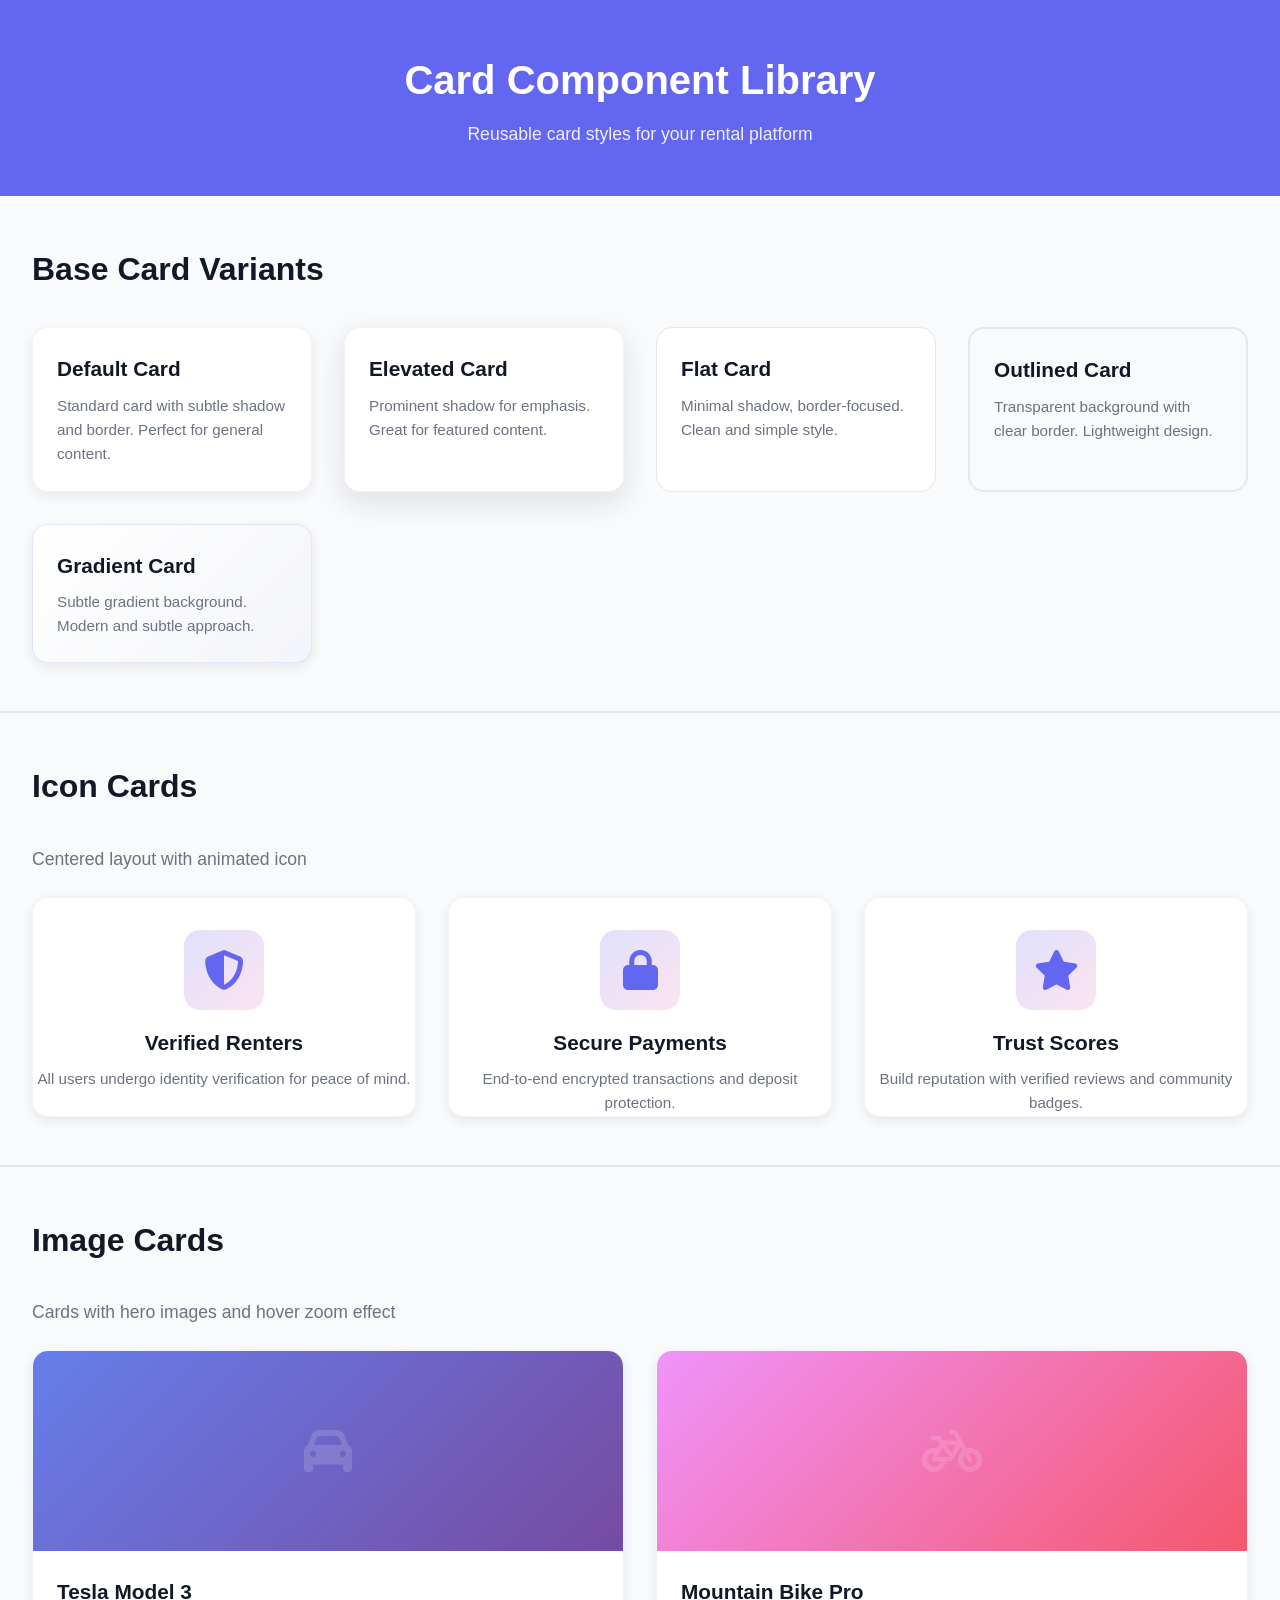
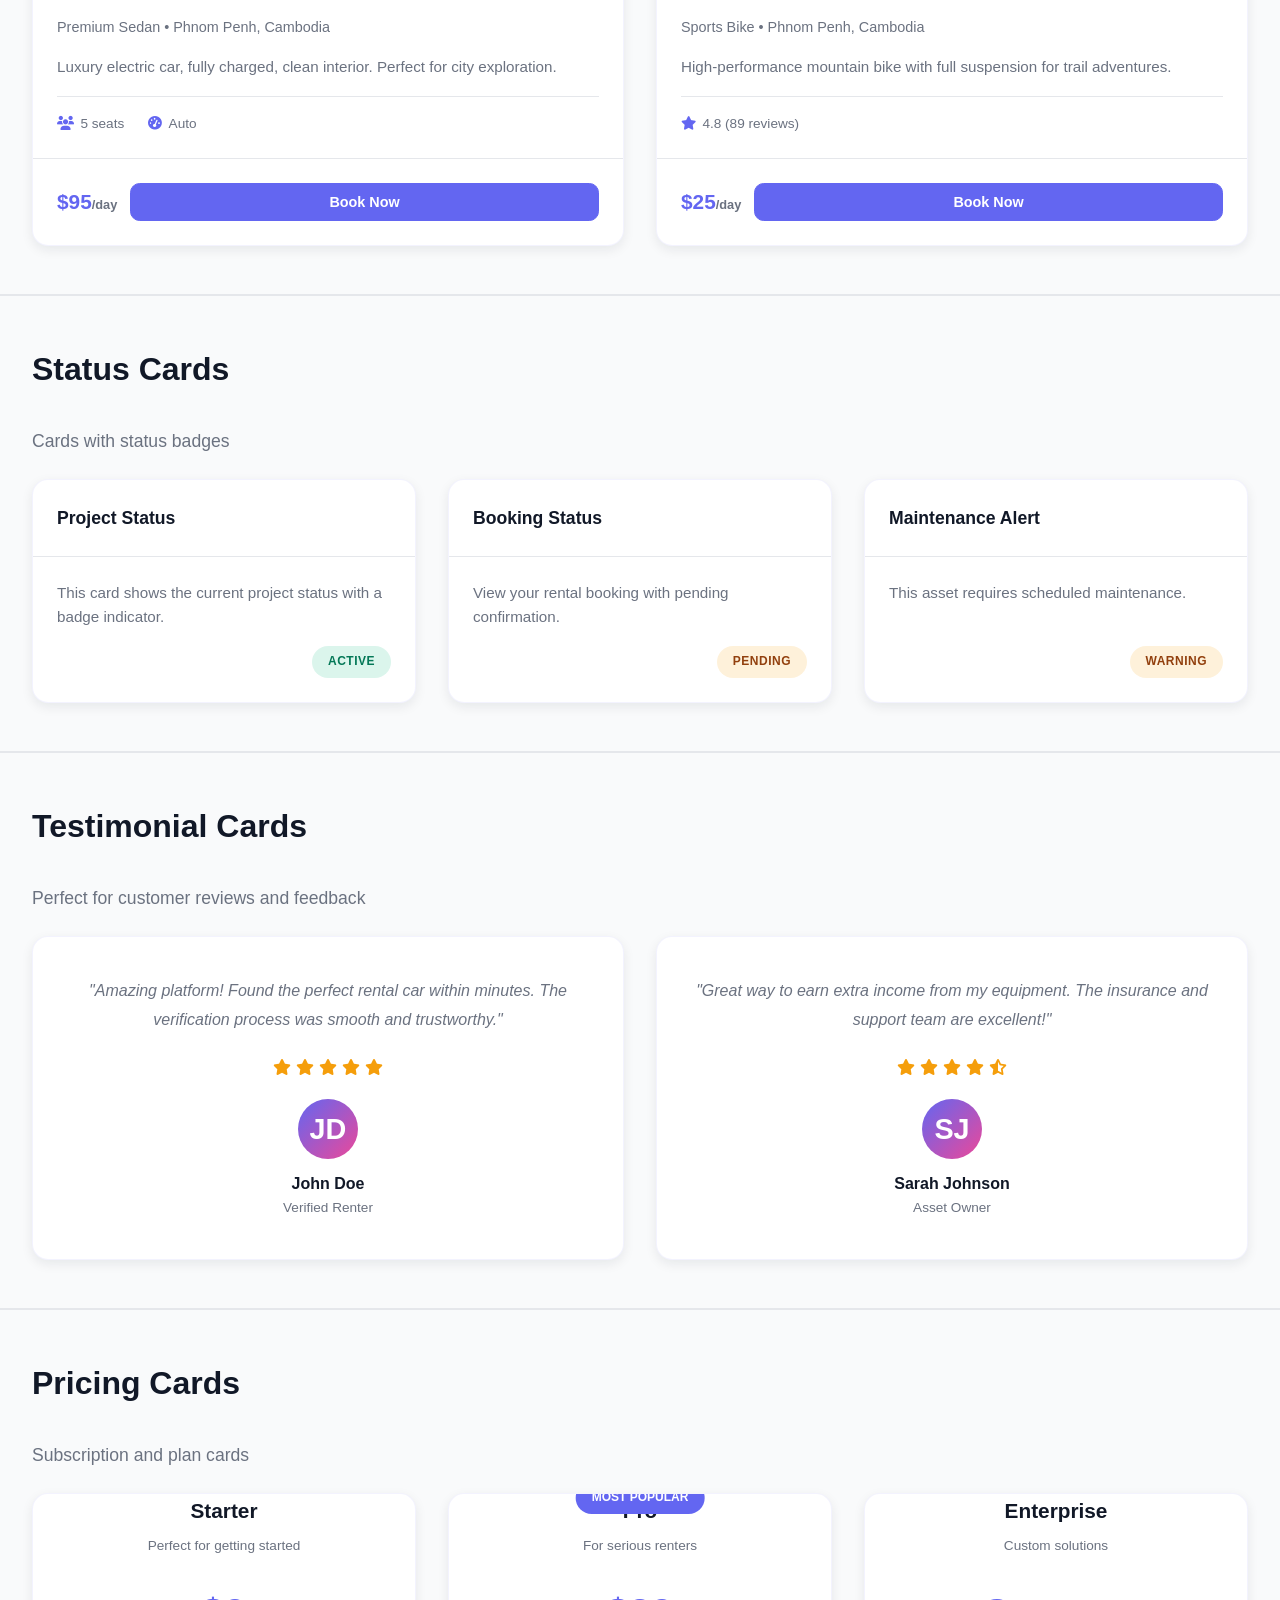
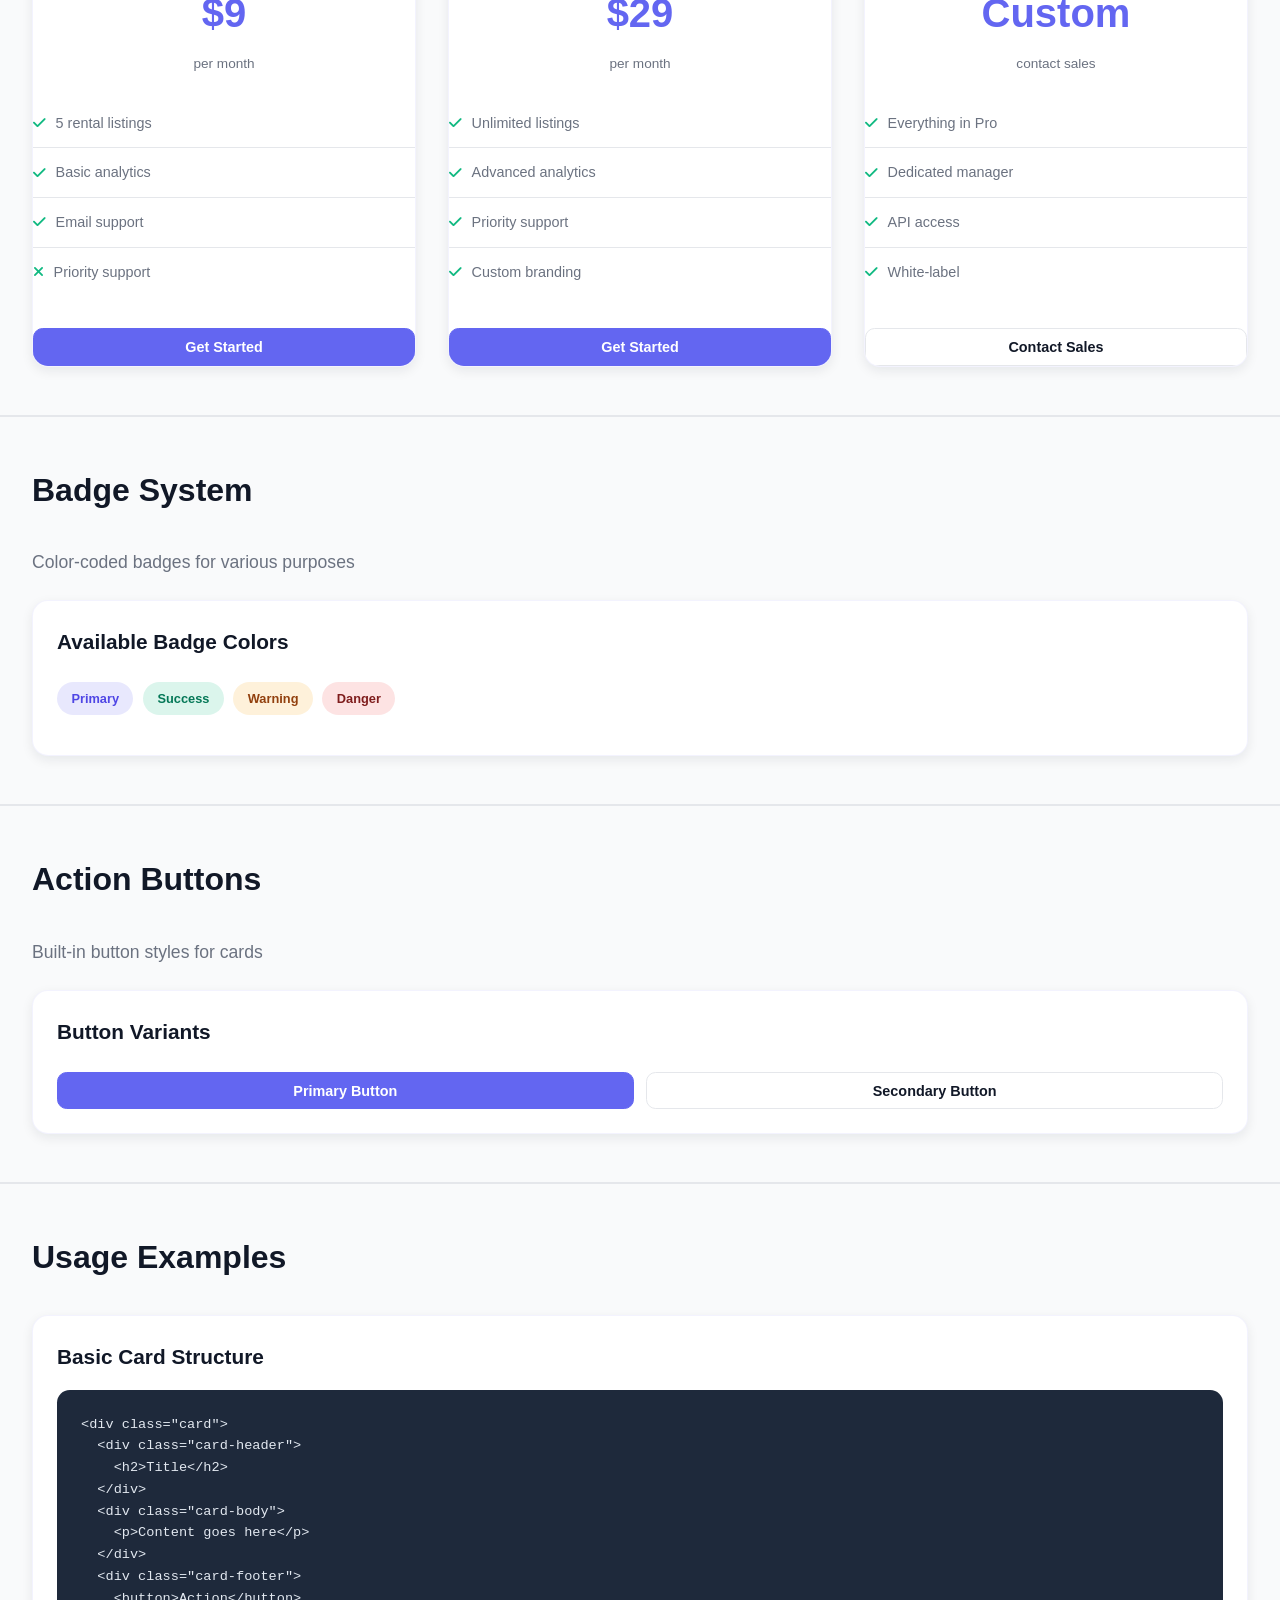
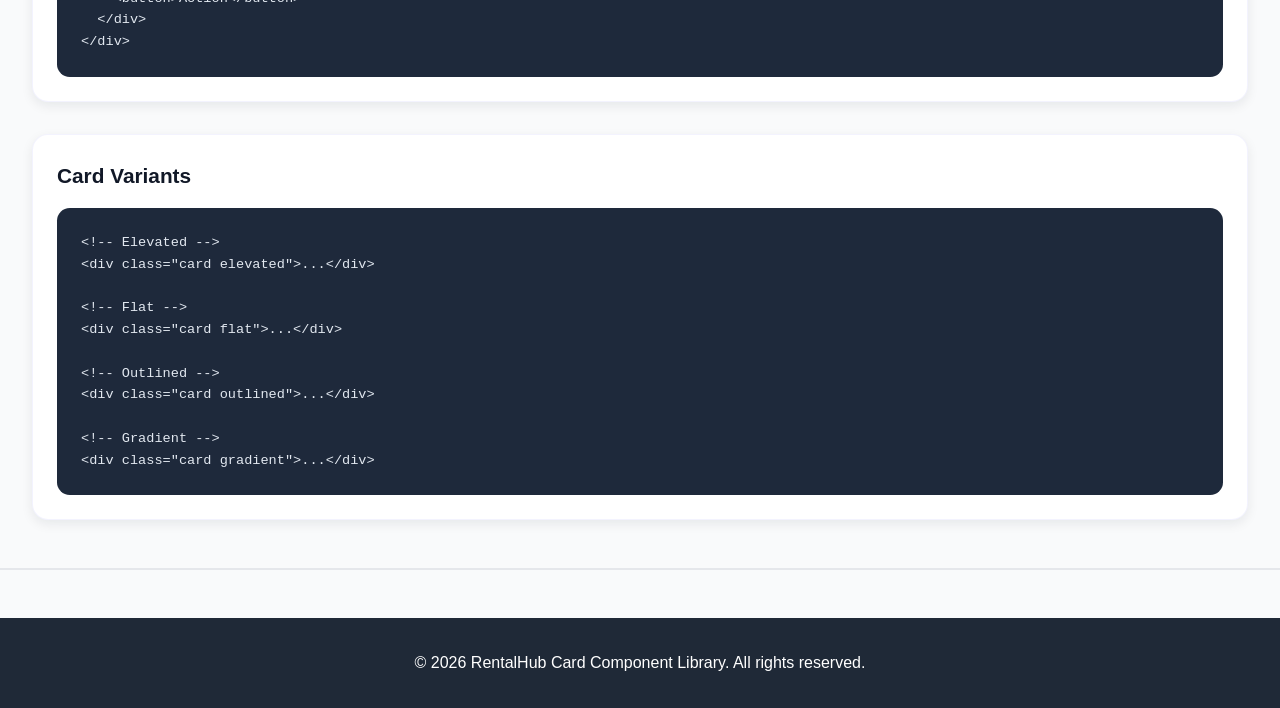
<file: rental-platform/pages/card-demo.html>
<!DOCTYPE html>
<html lang="en">
<head>
    <meta charset="UTF-8">
    <meta name="viewport" content="width=device-width, initial-scale=1.0">
    <title>Card Components - RentalHub</title>
    <link rel="stylesheet" href="../css/styles.css">
    <link rel="stylesheet" href="../css/cards.css">
    <link rel="stylesheet" href="https://cdnjs.cloudflare.com/ajax/libs/font-awesome/6.4.0/css/all.min.css">
    <style>
        .demo-section {
            padding: 3rem 2rem;
            border-bottom: 2px solid var(--border-color);
        }

        .demo-title {
            font-size: 2rem;
            font-weight: 700;
            margin-bottom: 2rem;
            color: var(--text-primary);
        }

        .demo-subtitle {
            font-size: 1.1rem;
            color: var(--text-secondary);
            margin-bottom: 1.5rem;
        }

        .demo-code {
            background: #1e293b;
            color: #e2e8f0;
            padding: 1.5rem;
            border-radius: 0.8rem;
            margin-top: 1rem;
            font-family: 'Courier New', monospace;
            font-size: 0.85rem;
            overflow-x: auto;
        }

        body {
            background: var(--light-bg);
        }

        .container-demo {
            max-width: 1400px;
            margin: 0 auto;
        }

        header {
            background: var(--primary-color);
            color: var(--white);
            padding: 3rem 2rem;
            text-align: center;
        }

        header h1 {
            font-size: 2.5rem;
            margin-bottom: 0.5rem;
        }

        header p {
            font-size: 1.1rem;
            opacity: 0.9;
        }
    </style>
</head>
<body>
    <header>
        <h1>Card Component Library</h1>
        <p>Reusable card styles for your rental platform</p>
    </header>

    <div class="container-demo">
        <!-- Base Cards -->
        <section class="demo-section">
            <h2 class="demo-title">Base Card Variants</h2>

            <div class="cards-grid">
                <div class="card">
                    <div class="card-body">
                        <h3 class="card-title">Default Card</h3>
                        <p class="card-description">Standard card with subtle shadow and border. Perfect for general content.</p>
                    </div>
                </div>

                <div class="card elevated">
                    <div class="card-body">
                        <h3 class="card-title">Elevated Card</h3>
                        <p class="card-description">Prominent shadow for emphasis. Great for featured content.</p>
                    </div>
                </div>

                <div class="card flat">
                    <div class="card-body">
                        <h3 class="card-title">Flat Card</h3>
                        <p class="card-description">Minimal shadow, border-focused. Clean and simple style.</p>
                    </div>
                </div>

                <div class="card outlined">
                    <div class="card-body">
                        <h3 class="card-title">Outlined Card</h3>
                        <p class="card-description">Transparent background with clear border. Lightweight design.</p>
                    </div>
                </div>

                <div class="card gradient">
                    <div class="card-body">
                        <h3 class="card-title">Gradient Card</h3>
                        <p class="card-description">Subtle gradient background. Modern and subtle approach.</p>
                    </div>
                </div>
            </div>
        </section>

        <!-- Icon Cards -->
        <section class="demo-section">
            <h2 class="demo-title">Icon Cards</h2>
            <p class="demo-subtitle">Centered layout with animated icon</p>

            <div class="cards-grid">
                <div class="card icon-card">
                    <div class="card-icon">
                        <i class="fas fa-shield-alt"></i>
                    </div>
                    <h3 class="card-title">Verified Renters</h3>
                    <p class="card-description">All users undergo identity verification for peace of mind.</p>
                </div>

                <div class="card icon-card">
                    <div class="card-icon">
                        <i class="fas fa-lock"></i>
                    </div>
                    <h3 class="card-title">Secure Payments</h3>
                    <p class="card-description">End-to-end encrypted transactions and deposit protection.</p>
                </div>

                <div class="card icon-card">
                    <div class="card-icon">
                        <i class="fas fa-star"></i>
                    </div>
                    <h3 class="card-title">Trust Scores</h3>
                    <p class="card-description">Build reputation with verified reviews and community badges.</p>
                </div>
            </div>
        </section>

        <!-- Image Cards -->
        <section class="demo-section">
            <h2 class="demo-title">Image Cards</h2>
            <p class="demo-subtitle">Cards with hero images and hover zoom effect</p>

            <div class="cards-grid">
                <div class="card with-image content-card">
                    <div class="card-image car-image" style="background: linear-gradient(135deg, #667eea 0%, #764ba2 100%);">
                        <i class="fas fa-car"></i>
                    </div>
                    <div class="card-body">
                        <h3 class="card-title">Tesla Model 3</h3>
                        <p class="card-subtitle">Premium Sedan • Phnom Penh, Cambodia</p>
                        <p class="card-description">Luxury electric car, fully charged, clean interior. Perfect for city exploration.</p>
                        <div class="card-meta">
                            <span class="card-meta-item"><i class="fas fa-users"></i> 5 seats</span>
                            <span class="card-meta-item"><i class="fas fa-tachometer-alt"></i> Auto</span>
                        </div>
                    </div>
                    <div class="card-footer">
                        <span style="font-weight: 700; color: var(--primary-color); font-size: 1.3rem;">$95<span style="font-size: 0.8rem; color: var(--text-secondary);">/day</span></span>
                        <button class="card-action-btn primary">Book Now</button>
                    </div>
                </div>

                <div class="card with-image content-card">
                    <div class="card-image bike-image" style="background: linear-gradient(135deg, #f093fb 0%, #f5576c 100%);">
                        <i class="fas fa-bicycle"></i>
                    </div>
                    <div class="card-body">
                        <h3 class="card-title">Mountain Bike Pro</h3>
                        <p class="card-subtitle">Sports Bike • Phnom Penh, Cambodia</p>
                        <p class="card-description">High-performance mountain bike with full suspension for trail adventures.</p>
                        <div class="card-meta">
                            <span class="card-meta-item"><i class="fas fa-star"></i> 4.8 (89 reviews)</span>
                        </div>
                    </div>
                    <div class="card-footer">
                        <span style="font-weight: 700; color: var(--primary-color); font-size: 1.3rem;">$25<span style="font-size: 0.8rem; color: var(--text-secondary);">/day</span></span>
                        <button class="card-action-btn primary">Book Now</button>
                    </div>
                </div>
            </div>
        </section>

        <!-- Status Cards -->
        <section class="demo-section">
            <h2 class="demo-title">Status Cards</h2>
            <p class="demo-subtitle">Cards with status badges</p>

            <div class="cards-grid">
                <div class="card status-card">
                    <div class="card-header">
                        <h3>Project Status</h3>
                    </div>
                    <div class="card-body">
                        <p class="card-description">This card shows the current project status with a badge indicator.</p>
                    </div>
                    <span class="card-status active">Active</span>
                </div>

                <div class="card status-card">
                    <div class="card-header">
                        <h3>Booking Status</h3>
                    </div>
                    <div class="card-body">
                        <p class="card-description">View your rental booking with pending confirmation.</p>
                    </div>
                    <span class="card-status pending">Pending</span>
                </div>

                <div class="card status-card">
                    <div class="card-header">
                        <h3>Maintenance Alert</h3>
                    </div>
                    <div class="card-body">
                        <p class="card-description">This asset requires scheduled maintenance.</p>
                    </div>
                    <span class="card-status warning">Warning</span>
                </div>
            </div>
        </section>

        <!-- Testimonial Cards -->
        <section class="demo-section">
            <h2 class="demo-title">Testimonial Cards</h2>
            <p class="demo-subtitle">Perfect for customer reviews and feedback</p>

            <div class="cards-grid">
                <div class="card testimonial">
                    <div class="testimonial-content">
                        <p class="testimonial-text">"Amazing platform! Found the perfect rental car within minutes. The verification process was smooth and trustworthy."</p>
                        <div class="testimonial-stars">
                            <i class="fas fa-star"></i>
                            <i class="fas fa-star"></i>
                            <i class="fas fa-star"></i>
                            <i class="fas fa-star"></i>
                            <i class="fas fa-star"></i>
                        </div>
                    </div>
                    <div class="testimonial-author">
                        <div class="testimonial-avatar">JD</div>
                        <div>
                            <div class="testimonial-name">John Doe</div>
                            <div class="testimonial-role">Verified Renter</div>
                        </div>
                    </div>
                </div>

                <div class="card testimonial">
                    <div class="testimonial-content">
                        <p class="testimonial-text">"Great way to earn extra income from my equipment. The insurance and support team are excellent!"</p>
                        <div class="testimonial-stars">
                            <i class="fas fa-star"></i>
                            <i class="fas fa-star"></i>
                            <i class="fas fa-star"></i>
                            <i class="fas fa-star"></i>
                            <i class="fas fa-star-half-alt"></i>
                        </div>
                    </div>
                    <div class="testimonial-author">
                        <div class="testimonial-avatar">SJ</div>
                        <div>
                            <div class="testimonial-name">Sarah Johnson</div>
                            <div class="testimonial-role">Asset Owner</div>
                        </div>
                    </div>
                </div>
            </div>
        </section>

        <!-- Pricing Cards -->
        <section class="demo-section">
            <h2 class="demo-title">Pricing Cards</h2>
            <p class="demo-subtitle">Subscription and plan cards</p>

            <div class="cards-grid">
                <div class="card pricing">
                    <h3 class="pricing-name">Starter</h3>
                    <p class="pricing-description">Perfect for getting started</p>
                    <div class="pricing-amount">$9</div>
                    <div class="pricing-period">per month</div>
                    <ul class="pricing-features">
                        <li class="pricing-feature"><i class="fas fa-check"></i> 5 rental listings</li>
                        <li class="pricing-feature"><i class="fas fa-check"></i> Basic analytics</li>
                        <li class="pricing-feature"><i class="fas fa-check"></i> Email support</li>
                        <li class="pricing-feature"><i class="fas fa-times"></i> Priority support</li>
                    </ul>
                    <button class="card-action-btn primary">Get Started</button>
                </div>

                <div class="card pricing">
                    <span class="pricing-badge">Most Popular</span>
                    <h3 class="pricing-name">Pro</h3>
                    <p class="pricing-description">For serious renters</p>
                    <div class="pricing-amount">$29</div>
                    <div class="pricing-period">per month</div>
                    <ul class="pricing-features">
                        <li class="pricing-feature"><i class="fas fa-check"></i> Unlimited listings</li>
                        <li class="pricing-feature"><i class="fas fa-check"></i> Advanced analytics</li>
                        <li class="pricing-feature"><i class="fas fa-check"></i> Priority support</li>
                        <li class="pricing-feature"><i class="fas fa-check"></i> Custom branding</li>
                    </ul>
                    <button class="card-action-btn primary">Get Started</button>
                </div>

                <div class="card pricing">
                    <h3 class="pricing-name">Enterprise</h3>
                    <p class="pricing-description">Custom solutions</p>
                    <div class="pricing-amount">Custom</div>
                    <div class="pricing-period">contact sales</div>
                    <ul class="pricing-features">
                        <li class="pricing-feature"><i class="fas fa-check"></i> Everything in Pro</li>
                        <li class="pricing-feature"><i class="fas fa-check"></i> Dedicated manager</li>
                        <li class="pricing-feature"><i class="fas fa-check"></i> API access</li>
                        <li class="pricing-feature"><i class="fas fa-check"></i> White-label</li>
                    </ul>
                    <button class="card-action-btn secondary">Contact Sales</button>
                </div>
            </div>
        </section>

        <!-- Badge System -->
        <section class="demo-section">
            <h2 class="demo-title">Badge System</h2>
            <p class="demo-subtitle">Color-coded badges for various purposes</p>

            <div class="card">
                <div class="card-body">
                    <h3 class="card-title" style="margin-bottom: 1.5rem;">Available Badge Colors</h3>
                    <div class="card-badges">
                        <span class="card-badge primary">Primary</span>
                        <span class="card-badge success">Success</span>
                        <span class="card-badge warning">Warning</span>
                        <span class="card-badge danger">Danger</span>
                    </div>
                </div>
            </div>
        </section>

        <!-- Action Buttons -->
        <section class="demo-section">
            <h2 class="demo-title">Action Buttons</h2>
            <p class="demo-subtitle">Built-in button styles for cards</p>

            <div class="card">
                <div class="card-body">
                    <h3 class="card-title" style="margin-bottom: 1.5rem;">Button Variants</h3>
                    <div class="card-actions">
                        <button class="card-action-btn primary">Primary Button</button>
                        <button class="card-action-btn secondary">Secondary Button</button>
                    </div>
                </div>
            </div>
        </section>

        <!-- Usage Examples -->
        <section class="demo-section">
            <h2 class="demo-title">Usage Examples</h2>

            <div class="card">
                <div class="card-body">
                    <h3 class="card-title">Basic Card Structure</h3>
                    <div class="demo-code">&lt;div class="card"&gt;<br>
&nbsp;&nbsp;&lt;div class="card-header"&gt;<br>
&nbsp;&nbsp;&nbsp;&nbsp;&lt;h2&gt;Title&lt;/h2&gt;<br>
&nbsp;&nbsp;&lt;/div&gt;<br>
&nbsp;&nbsp;&lt;div class="card-body"&gt;<br>
&nbsp;&nbsp;&nbsp;&nbsp;&lt;p&gt;Content goes here&lt;/p&gt;<br>
&nbsp;&nbsp;&lt;/div&gt;<br>
&nbsp;&nbsp;&lt;div class="card-footer"&gt;<br>
&nbsp;&nbsp;&nbsp;&nbsp;&lt;button&gt;Action&lt;/button&gt;<br>
&nbsp;&nbsp;&lt;/div&gt;<br>
&lt;/div&gt;</div>
                </div>
            </div>

            <div class="card" style="margin-top: 2rem;">
                <div class="card-body">
                    <h3 class="card-title">Card Variants</h3>
                    <div class="demo-code">
&lt;!-- Elevated --&gt;<br>
&lt;div class="card elevated"&gt;...&lt;/div&gt;<br>
<br>
&lt;!-- Flat --&gt;<br>
&lt;div class="card flat"&gt;...&lt;/div&gt;<br>
<br>
&lt;!-- Outlined --&gt;<br>
&lt;div class="card outlined"&gt;...&lt;/div&gt;<br>
<br>
&lt;!-- Gradient --&gt;<br>
&lt;div class="card gradient"&gt;...&lt;/div&gt;
                    </div>
                </div>
            </div>
        </section>
    </div>

    <footer style="background: var(--dark-bg); color: var(--white); padding: 2rem; text-align: center; margin-top: 3rem;">
        <p>&copy; 2026 RentalHub Card Component Library. All rights reserved.</p>
    </footer>
</body>
</html>
</file>
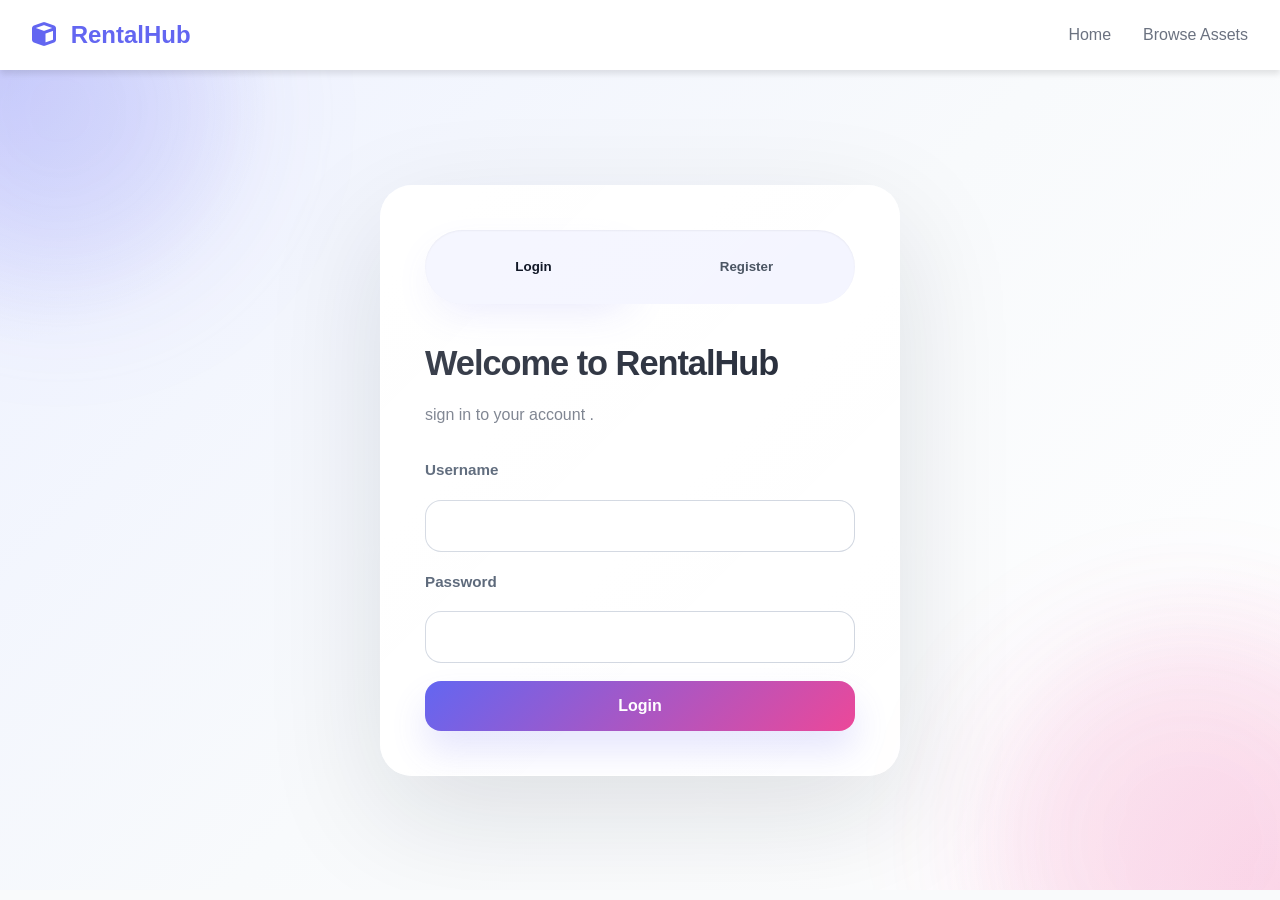
<file: rental-platform/pages/dashboard.html>
<!DOCTYPE html>
<html lang="en">
<head>
    <meta charset="UTF-8">
    <meta name="viewport" content="width=device-width, initial-scale=1.0">
    <title>Dashboard - RentalHub</title>
    <link rel="stylesheet" href="../css/styles.css">
    <link rel="stylesheet" href="../css/animations.css">
    <link rel="stylesheet" href="https://cdnjs.cloudflare.com/ajax/libs/font-awesome/6.4.0/css/all.min.css">
    <script src="../js/auth.js"></script>
</head>
<body>
    <!-- Navigation Bar -->
        <div class="nav-container">
            <div class="nav-brand">
                <i class="fas fa-cube"></i> RentalHub
            </div>
            <ul class="nav-menu">
                <li><a href="../index.html" class="nav-link">Home</a></li>
                <li><a href="assets-listing.html" class="nav-link">Browse Assets</a></li>
                <li><a href="../index.html#how-it-works" class="nav-link">How It Works</a></li>
                <li><a href="#" class="nav-link active">Dashboard</a></li>
            </ul>
            <div class="nav-auth">
                <div class="user-menu">
                    <img src="https://via.placeholder.com/40" alt="User" class="user-avatar">
                    <span>Jane Doe</span>
                </div>
            </div>
        </div>
    </nav>

    <div class="dashboard-container">
        <!-- Sidebar -->
        <aside class="dashboard-sidebar slide-in-left">
            <div class="sidebar-user">
                <img src="https://via.placeholder.com/80" alt="User" class="user-avatar-large">
                <h3>Jane Doe</h3>
                <p class="user-role">Renter & Owner</p>
                <div class="trust-score">
                    <i class="fas fa-star"></i>
                    <span>4.9 / 5.0</span>
                </div>
            </div>

            <nav class="sidebar-nav">
                <a href="#overview" class="sidebar-link active">
                    <i class="fas fa-chart-pie"></i> Overview
                </a>
                <a href="my-bookings.html" class="sidebar-link">
                    <i class="fas fa-calendar-alt"></i> My Bookings
                </a>
                <a href="#assets" class="sidebar-link">
                    <i class="fas fa-cube"></i> My Assets
                </a>
                <a href="#activity" class="sidebar-link">
                    <i class="fas fa-history"></i> Activity Log
                </a>
                <a href="#deposits" class="sidebar-link">
                    <i class="fas fa-lock"></i> Deposits & Escrow
                </a>
                <a href="#reviews" class="sidebar-link">
                    <i class="fas fa-star"></i> Reviews
                </a>
                <a href="#analytics" class="sidebar-link">
                    <i class="fas fa-chart-line"></i> Analytics
                </a>
                <a href="profile.html" class="sidebar-link">
                    <i class="fas fa-user-circle"></i> Profile
                </a>
            </nav>

            <button class="btn btn-secondary btn-block">Logout</button>
        </aside>
        
        <!-- Main Content -->
        <main class="dashboard-main">
            <!-- Overview Section -->
            <section id="overview" class="dashboard-section active">
                <h1>Dashboard Overview</h1>
                
                <div class="stats-grid">
                    <div class="stat-card slide-in-left">
                        <div class="stat-icon">
                            <i class="fas fa-calendar-check"></i>
                        </div>
                        <div class="stat-content">
                            <h3 id="active-bookings-count">0</h3>
                            <p>Active Bookings</p>
                        </div>
                    </div>

                    <div class="stat-card slide-in-left" style="animation-delay: 0.1s;">
                        <div class="stat-icon">
                            <i class="fas fa-cube"></i>
                        </div>
                        <div class="stat-content">
                            <h3 id="listed-assets-count">12</h3>
                            <p>Listed Assets</p>
                        </div>
                    </div>

                    <div class="stat-card slide-in-left" style="animation-delay: 0.2s;">
                        <div class="stat-icon">
                            <i class="fas fa-dollar-sign"></i>
                        </div>
                        <div class="stat-content">
                            <h3 id="earnings-this-month">$0</h3>
                            <p>Earnings This Month</p>
                        </div>
                    </div>

                    <div class="stat-card slide-in-left" style="animation-delay: 0.3s;">
                        <div class="stat-icon">
                            <i class="fas fa-lock"></i>
                        </div>
                        <div class="stat-content">
                            <h3 id="deposits-held">$0</h3>
                            <p>Deposits Held</p>
                        </div>
                    </div>
                </div>

                <div class="dashboard-grid">
                    <!-- Recent Bookings -->
                    <div class="dashboard-card fade-in-up">
                        <h3>Recent Bookings</h3>
                        <div class="booking-list" id="recent-bookings-list">
                            <div class="booking-item empty-state">
                                <div class="booking-info">
                                    <h4>No recent bookings yet</h4>
                                    <p>Complete a booking to see it appear here.</p>
                                </div>
                            </div>
                        </div>
                        <a href="#bookings" class="link-more">View All Bookings →</a>
                    </div>

                    <!-- Your Assets -->
                    <div class="dashboard-card fade-in-up" style="animation-delay: 0.1s;">
                        <h3>Your Top Assets</h3>
                        <div class="assets-list">
                            <div class="asset-item">
                                <div class="asset-thumb car-image-small"></div>
                                <div class="asset-info">
                                    <h4>2024 Tesla Model 3</h4>
                                    <p class="asset-rating">
                                        <i class="fas fa-star"></i> 4.9/5 (245 reviews)
                                    </p>
                                    <p class="asset-util">85% Utilization</p>
                                </div>
                                <span class="earnings">$2,150/mo</span>
                            </div>

                            <div class="asset-item">
                                <div class="asset-thumb bike-image-small"></div>
                                <div class="asset-info">
                                    <h4>Mountain Bike Pro</h4>
                                    <p class="asset-rating">
                                        <i class="fas fa-star"></i> 4.8/5 (89 reviews)
                                    </p>
                                    <p class="asset-util">72% Utilization</p>
                                </div>
                                <span class="earnings">$450/mo</span>
                            </div>

                            <div class="asset-item">
                                <div class="asset-thumb apartment-image-small"></div>
                                <div class="asset-info">
                                    <h4>Modern 2BR Apartment</h4>
                                    <p class="asset-rating">
                                        <i class="fas fa-star"></i> 5.0/5 (512 reviews)
                                    </p>
                                    <p class="asset-util">90% Utilization</p>
                                </div>
                                <span class="earnings">$4,200/mo</span>
                            </div>
                        </div>
                        <a href="#assets" class="link-more">Manage All Assets →</a>
                    </div>
                </div>

                <!-- Activity Log -->
                <div class="dashboard-card fade-in-up" style="animation-delay: 0.2s;">
                    <h3>Recent Activity</h3>
                    <div class="activity-log">
                        <div class="activity-item">
                            <div class="activity-icon">
                                <i class="fas fa-calendar-check"></i>
                            </div>
                            <div class="activity-content">
                                <h4>Booking Confirmed</h4>
                                <p>Tesla Model 3 booked by Michael Chen (June 25 - July 2)</p>
                                <span class="time">2 hours ago</span>
                            </div>
                        </div>

                        <div class="activity-item">
                            <div class="activity-icon">
                                <i class="fas fa-dollar-sign"></i>
                            </div>
                            <div class="activity-content">
                                <h4>Payment Received</h4>
                                <p>$950 from Mountain Bike rental (Sarah Johnson)</p>
                                <span class="time">5 hours ago</span>
                            </div>
                        </div>

                        <div class="activity-item">
                            <div class="activity-icon">
                                <i class="fas fa-star"></i>
                            </div>
                            <div class="activity-content">
                                <h4>Review Received</h4>
                                <p>5-star review from David Lee: "Excellent service and clean asset!"</p>
                                <span class="time">1 day ago</span>
                            </div>
                        </div>

                        <div class="activity-item">
                            <div class="activity-icon">
                                <i class="fas fa-image"></i>
                            </div>
                            <div class="activity-content">
                                <h4>Condition Report Signed</h4>
                                <p>Post-rental inspection completed for Mountain Bike</p>
                                <span class="time">1 day ago</span>
                            </div>
                        </div>
                    </div>
                    <a href="#activity" class="link-more">View Full Activity Log →</a>
                </div>
            </section>

            <!-- Bookings Section -->
            <section id="bookings" class="dashboard-section">
                <h1>My Bookings</h1>
                <div class="booking-search-bar">
                    <input id="booking-search-input" type="search" placeholder="Search bookings by asset, renter, status or date...">
                </div>
                <div class="bookings-container"></div>
            </section>

            <!-- Deposits Section -->
            <section id="deposits" class="dashboard-section">
                <h1>Deposits & Escrow Management</h1>
                <div class="deposits-grid">
                    <div class="deposit-card fade-in-up">
                        <h3>Active Deposits Held</h3>
                        <div class="deposit-amount">$1,200.00</div>
                        <div class="deposit-list">
                            <div class="deposit-item">
                                <span>Tesla Model 3 (Michael Chen)</span>
                                <span class="amount">$500.00</span>
                            </div>
                            <div class="deposit-item">
                                <span>Mountain Bike (Sarah Johnson)</span>
                                <span class="amount">$150.00</span>
                            </div>
                            <div class="deposit-item">
                                <span>2BR Apartment (David Lee)</span>
                                <span class="amount">$550.00</span>
                            </div>
                        </div>
                    </div>

                    <div class="deposit-card fade-in-up" style="animation-delay: 0.1s;">
                        <h3>Deposit Status</h3>
                        <div class="status-list">
                            <div class="status-item">
                                <h4>Released (Last 30 days)</h4>
                                <p class="amount">$2,100.00</p>
                                <p class="count">6 deposits released</p>
                            </div>
                            <div class="status-item">
                                <h4>Deducted</h4>
                                <p class="amount">$250.00</p>
                                <p class="count">Damage: $200 | Late fees: $50</p>
                            </div>
                        </div>
                    </div>
                </div>

                <div class="dashboard-card fade-in-up" style="animation-delay: 0.2s;">
                    <h3>Deposit Ledger</h3>
                    <table class="ledger-table">
                        <thead>
                            <tr>
                                <th>Asset</th>
                                <th>Renter</th>
                                <th>Amount</th>
                                <th>Status</th>
                                <th>Action</th>
                            </tr>
                        </thead>
                        <tbody>
                            <tr>
                                <td>Tesla Model 3</td>
                                <td>Michael Chen</td>
                                <td>$500.00</td>
                                <td><span class="badge status-pending">In Escrow</span></td>
                                <td><button class="btn btn-link">View Details</button></td>
                            </tr>
                            <tr>
                                <td>Mountain Bike</td>
                                <td>Sarah Johnson</td>
                                <td>$150.00</td>
                                <td><span class="badge status-confirmed">Released</span></td>
                                <td><button class="btn btn-link">View Details</button></td>
                            </tr>
                            <tr>
                                <td>Power Tool Set</td>
                                <td>Tom Wilson</td>
                                <td>$200.00</td>
                                <td><span class="badge status-warning">Partial Deduction</span></td>
                                <td><button class="btn btn-link">View Details</button></td>
                            </tr>
                        </tbody>
                    </table>
                </div>
            </section>

            <!-- Reviews Section -->
            <section id="reviews" class="dashboard-section">
                <h1>Reviews & Ratings</h1>
                <div class="reviews-grid">
                    <div class="review-card fade-in-up">
                        <h3>Your Trust Score</h3>
                        <div class="trust-display">
                            <div class="trust-circle">
                                <span class="score">4.9</span>
                                <span class="max">/5.0</span>
                            </div>
                            <div class="trust-stats">
                                <p><strong>Total Reviews:</strong> 47</p>
                                <p><strong>5 Stars:</strong> 45 reviews</p>
                                <p><strong>4 Stars:</strong> 2 reviews</p>
                                <p><strong>Trust Badge:</strong> Verified</p>
                            </div>
                        </div>
                    </div>

                    <div class="review-card fade-in-up" style="animation-delay: 0.1s;">
                        <h3>Recent Reviews</h3>
                        <div class="reviews-list">
                            <div class="review-item">
                                <div class="review-header">
                                    <div class="reviewer-info">
                                        <h4>David Lee</h4>
                                        <p class="asset">Rented: 2BR Apartment</p>
                                    </div>
                                    <div class="review-rating">
                                        <i class="fas fa-star"></i><i class="fas fa-star"></i><i class="fas fa-star"></i><i class="fas fa-star"></i><i class="fas fa-star"></i>
                                    </div>
                                </div>
                                <p class="review-text">"Excellent service and clean asset! Jane was very responsive and helpful throughout the rental period."</p>
                                <p class="review-date">2 days ago</p>
                            </div>

                            <div class="review-item">
                                <div class="review-header">
                                    <div class="reviewer-info">
                                        <h4>Sarah Johnson</h4>
                                        <p class="asset">Rented: Mountain Bike Pro</p>
                                    </div>
                                    <div class="review-rating">
                                        <i class="fas fa-star"></i><i class="fas fa-star"></i><i class="fas fa-star"></i><i class="fas fa-star"></i><i class="far fa-star"></i>
                                    </div>
                                </div>
                                <p class="review-text">"Great bike in excellent condition. Would rent again!"</p>
                                <p class="review-date">5 days ago</p>
                            </div>
                        </div>
                    </div>
                </div>
            </section>
        </main>
        
    </div>

    <!-- Footer -->
    <footer class="footer">
        <div class="footer-content">
            <div class="footer-section">
                <h4>About Us</h4>
                <ul>
                    <li><a href="#">Our Story</a></li>
                    <li><a href="#">Careers</a></li>
                    <li><a href="#">Press</a></li>
                </ul>
            </div>
            <div class="footer-section">
                <h4>For Renters</h4>
                <ul>
                    <li><a href="#">Browse Assets</a></li>
                    <li><a href="#">How It Works</a></li>
                    <li><a href="#">Safety Tips</a></li>
                </ul>
            </div>
            <div class="footer-section">
                <h4>For Owners</h4>
                <ul>
                    <li><a href="#">List Your Asset</a></li>
                    <li><a href="#">Pricing</a></li>
                    <li><a href="#">Support</a></li>
                </ul>
            </div>
            <div class="footer-section">
                <h4>Legal</h4>
                <ul>
                    <li><a href="#">Privacy Policy</a></li>
                    <li><a href="#">Terms of Service</a></li>
                    <li><a href="#">Contact</a></li>
                </ul>
            </div>
        </div>
        <div class="footer-bottom">
            <p>&copy; 2026 RentalHub. All rights reserved.</p>
        </div>
    </footer>

    <script src="../js/dashboard.js"></script>
</body>
</html>
</file>
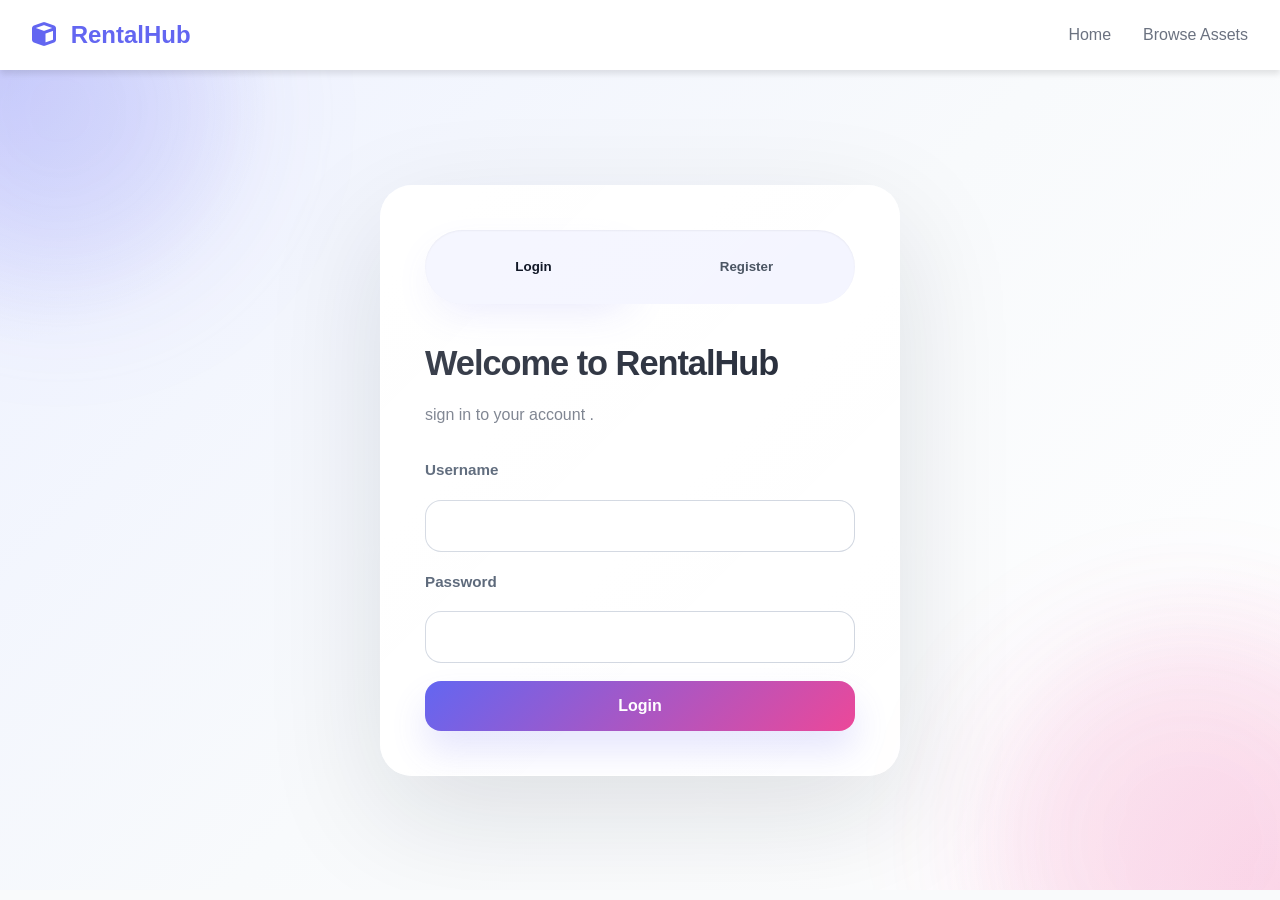
<file: rental-platform/pages/login.html>
<!DOCTYPE html>
<html lang="en">
<head>
    <meta charset="UTF-8">
    <meta name="viewport" content="width=device-width, initial-scale=1.0">
    <title>Login / Register - RentalHub</title>
    <link rel="stylesheet" href="../css/styles.css">
    <link rel="stylesheet" href="../css/login-style2.css">
    <link rel="stylesheet" href="../css/animations.css">
    <link rel="stylesheet" href="https://cdnjs.cloudflare.com/ajax/libs/font-awesome/6.4.0/css/all.min.css">
</head>
<body>
    <nav class="navbar">
        <div class="nav-container">
            <div class="nav-brand">
                <i class="fas fa-cube"></i> RentalHub
            </div>
            <ul class="nav-menu">
                <li><a href="../index.html" class="nav-link">Home</a></li>
                <li><a href="assets-listing.html" class="nav-link">Browse Assets</a></li>
            </ul>
            
        </div>
    </nav>

    <main class="auth-page style2">
        <div class="auth-card style2">
            <div class="auth-tabs">
                <button id="tab-login" class="auth-tab active">Login</button>
                <button id="tab-register" class="auth-tab">Register</button>
            </div>

            <div id="login-panel" class="auth-panel">
                <h2>Welcome to RentalHub</h2>
                <p>sign in to your account .</p>
                <form id="login-form" class="auth-form">
                    <label for="login-username">Username</label>
                    <input type="text" id="login-username" required>

                    <label for="login-password">Password</label>
                    <input type="password" id="login-password" required>

                    <button type="submit" class="btn btn-primary btn-large btn-block">Login</button>
                </form>
            </div>

            <div id="register-panel" class="auth-panel" style="display:none;">
                <h2>Create Account</h2>
                <p>Register to book assets and view your booking history.</p>
                <form id="register-form" class="auth-form">
                    <label for="register-fullname">Full Name</label>
                    <input type="text" id="register-fullname" required>

                    <label for="register-email">Email Address</label>
                    <input type="email" id="register-email" required>

                    <label for="register-username">Username</label>
                    <input type="text" id="register-username" required>

                    <label for="register-password">Password</label>
                    <input type="password" id="register-password" required>

                    <label for="register-confirm-password">Confirm Password</label>
                    <input type="password" id="register-confirm-password" required>

                    <button type="submit" class="btn btn-primary btn-large btn-block">Register</button>
                </form>
            </div>
        </div>
    </main>

    <script src="../js/auth.js"></script>
</body>
</html>
</file>
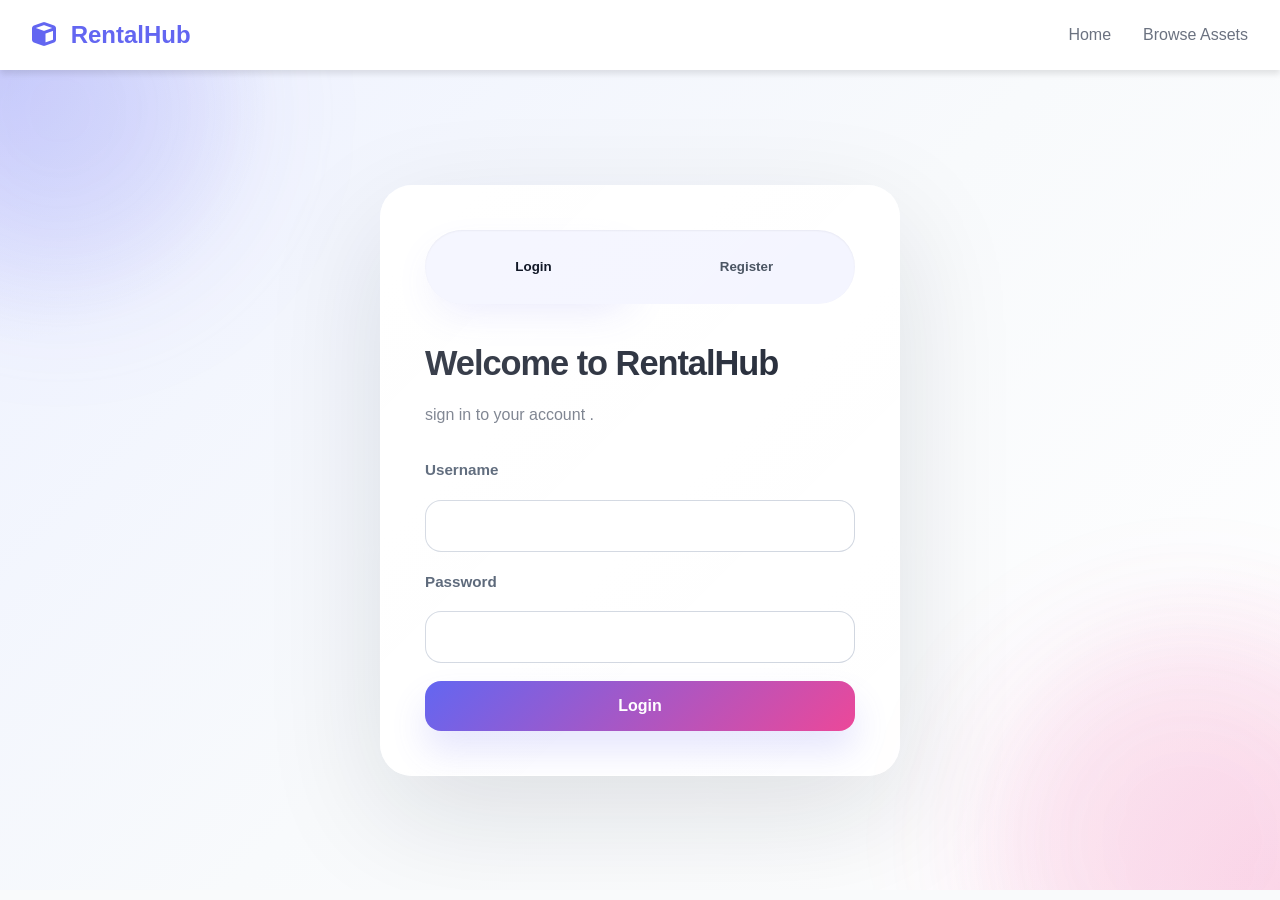
<file: rental-platform/pages/my-bookings.html>
<!DOCTYPE html>
<html lang="en">
<head>
    <meta charset="UTF-8">
    <meta name="viewport" content="width=device-width, initial-scale=1.0">
    <title>My Bookings - RentalHub</title>
    <link rel="stylesheet" href="../css/styles.css">
    <link rel="stylesheet" href="../css/animations.css">
    <link rel="stylesheet" href="https://cdnjs.cloudflare.com/ajax/libs/font-awesome/6.4.0/css/all.min.css">
    <script src="../js/auth.js"></script>
</head>
<body>
    <nav class="navbar">
        <div class="nav-container">
            <div class="nav-brand">
                <i class="fas fa-cube"></i> RentalHub
            </div>
            <ul class="nav-menu">
                <li><a href="../index.html" class="nav-link">Home</a></li>
                <li><a href="assets-listing.html" class="nav-link">Browse Assets</a></li>
                <li><a href="../index.html#how-it-works" class="nav-link">How It Works</a></li>
                <li><a href="assets-listing.html" class="nav-link">asset</a></li>
            </ul>
            <div class="nav-auth">
                <button class="btn-login">Login</button>
                <button class="btn-signup">Sign Up</button>
            </div>
        </div>
    </nav>

    <div class="container">
        <div class="dashboard-container">
            <main class="dashboard-main">
                <section class="dashboard-section active">
                    <h1>My Bookings</h1>
                    <div class="booking-search-bar">
                        <input id="booking-search-input" type="search" placeholder="Search bookings by asset, renter, status or date...">
                    </div>
                    <div class="bookings-container"></div>
                    <div class="dashboard-actions" style="margin-top: 2rem;">
                        <a href="dashboard.html" class="btn btn-secondary">Back to Dashboard</a>
                    </div>
                </section>
            </main>
        </div>
    </div>

    <footer class="footer">
        <div class="footer-content">
            <div class="footer-section">
                <h4>About Us</h4>
                <ul>
                    <li><a href="#">Our Story</a></li>
                    <li><a href="#">Careers</a></li>
                    <li><a href="#">Press</a></li>
                </ul>
            </div>
            <div class="footer-section">
                <h4>For Renters</h4>
                <ul>
                    <li><a href="#">Browse Assets</a></li>
                    <li><a href="#">How It Works</a></li>
                    <li><a href="#">Safety Tips</a></li>
                </ul>
            </div>
            <div class="footer-section">
                <h4>For Owners</h4>
                <ul>
                    <li><a href="#">List Your Asset</a></li>
                    <li><a href="#">Pricing</a></li>
                    <li><a href="#">Support</a></li>
                </ul>
            </div>
            <div class="footer-section">
                <h4>Legal</h4>
                <ul>
                    <li><a href="#">Privacy Policy</a></li>
                    <li><a href="#">Terms of Service</a></li>
                    <li><a href="#">Contact</a></li>
                </ul>
            </div>
        </div>
        <div class="footer-bottom">
            <p>&copy; 2026 RentalHub. All rights reserved.</p>
        </div>
    </footer>

    <script>
        const bookingsContainer = document.querySelector('.bookings-container');
        const bookingSearchInput = document.getElementById('booking-search-input');

        document.addEventListener('DOMContentLoaded', () => {
            const currentUser = window.requireAuth ? window.requireAuth() : null;
            if (!currentUser) return;

            renderBookings(currentUser);
            if (bookingSearchInput) {
                bookingSearchInput.addEventListener('input', () => {
                    renderBookings(currentUser, bookingSearchInput.value);
                });
            }
        });

        function getStoredBookings() {
            try {
                const stored = localStorage.getItem('rhBookings');
                return stored ? JSON.parse(stored) : [];
            } catch (e) {
                console.error('Error reading bookings from storage:', e);
                return [];
            }
        }

        function formatDateDisplay(rawDate) {
            const date = new Date(rawDate);
            return date.toLocaleDateString('en-US', { month: 'short', day: 'numeric', year: 'numeric' });
        }

        function formatCurrency(value) {
            return new Intl.NumberFormat('en-US', { style: 'currency', currency: 'USD' }).format(value);
        }

        function renderBookings(currentUser, query = '') {
            if (!bookingsContainer) return;

            const persisted = getStoredBookings();
            const userBookings = persisted.filter(booking => booking.username === currentUser.username);
            const normalizedQuery = (query || '').trim().toLowerCase();

            const filtered = normalizedQuery
                ? userBookings.filter(booking => {
                      const text = [booking.assetName, booking.owner, booking.status, booking.checkIn, booking.checkOut, booking.total]
                          .join(' ')
                          .toLowerCase();
                      return text.includes(normalizedQuery);
                  })
                : userBookings;

            bookingsContainer.innerHTML = '';
            if (filtered.length === 0) {
                bookingsContainer.innerHTML = `
                    <div class="booking-card fade-in-up">
                        <div class="booking-header">
                            <h3>No bookings found</h3>
                        </div>
                        <div class="booking-details">
                            <p>Complete a booking on the booking page to see your reservation here.</p>
                        </div>
                    </div>
                `;
                return;
            }

            filtered.forEach((booking, index) => {
                const card = document.createElement('div');
                card.className = 'booking-card fade-in-up';
                card.style.animationDelay = `${index * 0.05}s`;
                card.innerHTML = `
                    <div class="booking-header">
                        <h3>${booking.assetName}</h3>
                        <span class="badge status-${booking.status.toLowerCase().replace(/\s+/g, '-')}">${booking.status}</span>
                    </div>
                    <div class="booking-details">
                        <p><strong>Dates:</strong> ${formatDateDisplay(booking.checkIn)} – ${formatDateDisplay(booking.checkOut)} (${booking.days} days)</p>
                        <p><strong>Owner:</strong> ${booking.owner}</p>
                        <p><strong>Total:</strong> ${booking.total}</p>
                        <p><strong>Deposit:</strong> ${booking.damageDeposit}</p>
                    </div>
                `;
                bookingsContainer.appendChild(card);
            });
        }
    </script>
</body>
</html>
</file>
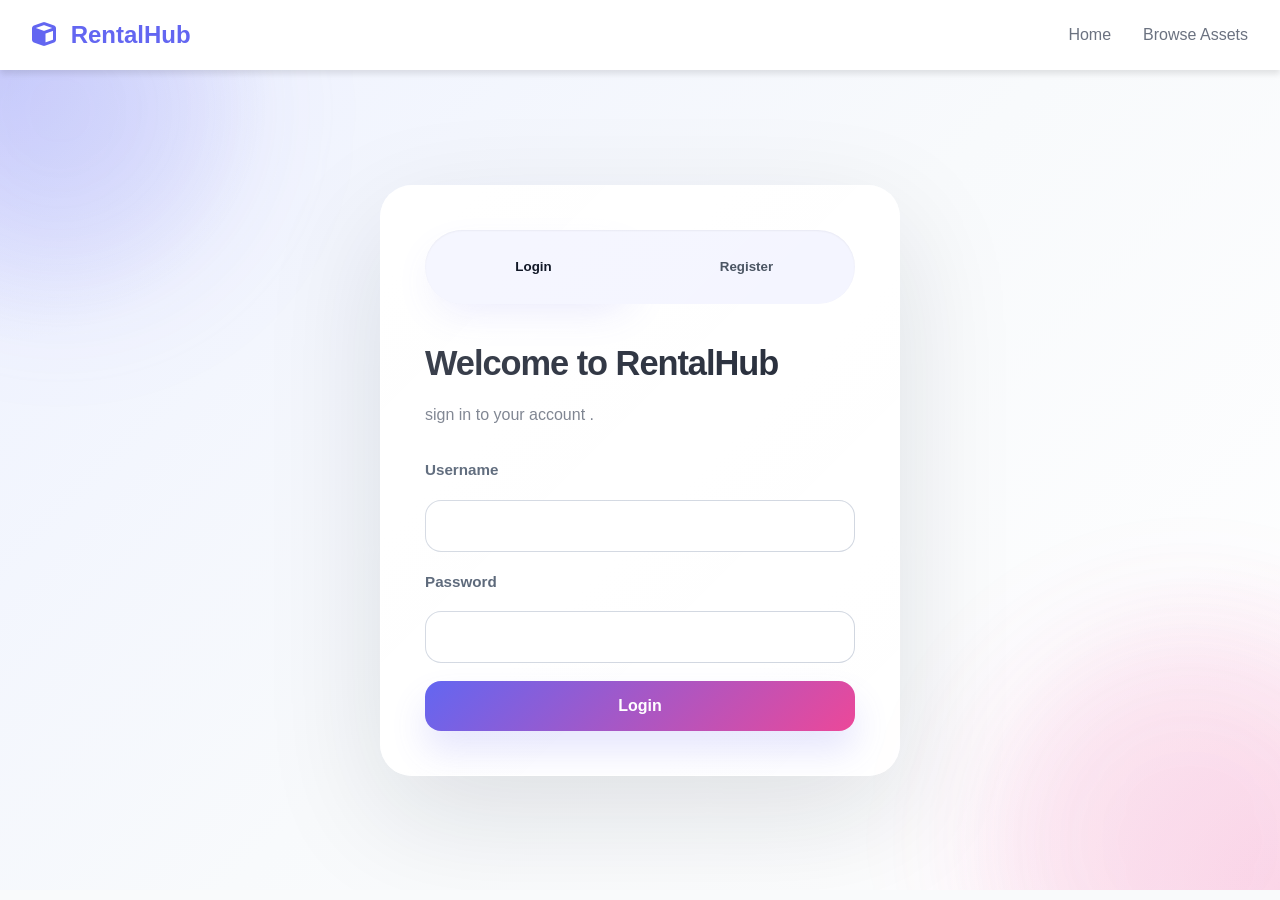
<file: rental-platform/pages/profile.html>
<!DOCTYPE html>
<html lang="en">
<head>
    <meta charset="UTF-8">
    <meta name="viewport" content="width=device-width, initial-scale=1.0">
    <title>Profile - RentalHub</title>
    <link rel="stylesheet" href="../css/style3.css">
    <link rel="stylesheet" href="../css/styles.css">
    <link rel="stylesheet" href="../css/animations.css">
    <link rel="stylesheet" href="https://cdnjs.cloudflare.com/ajax/libs/font-awesome/6.4.0/css/all.min.css">
    <script src="../js/auth.js"></script>
    
</head>
<body>
    <nav class="navbar">
        <div class="nav-container">
            <div class="nav-brand">
                <i class="fas fa-cube"></i> RentalHub
            </div>
            <ul class="nav-menu">
                <li><a href="../index.html" class="nav-link">Home</a></li>
                <li><a href="assets-listing.html" class="nav-link">Browse Assets</a></li>
                <li><a href="../index.html#how-it-works" class="nav-link">How It Works</a></li>
            </ul>
            <div class="nav-auth">
                <button class="btn-login">Login</button>
                <button class="btn-signup">Sign Up</button>
            </div>
        </div>
    </nav>

    <section class="profile-header">
    <div class="profile-card">
        <img src="https://i.pravatar.cc/150?img=12" alt="Profile" class="profile-avatar">

        <h2 id="profile-full-name">Loading...</h2>
        <p id="profile-email">Loading...</p>

        <div class="profile-buttons">
            <button id="edit-profile" class="btn btn-primary">Edit Profile</button>
            <button id="go-assets-listing" class="btn btn-secondary">Back to Orders</button>
        </div>
    </div>
</section>

<section class="profile-tabs">

    <div class="tab-buttons">
        <button class="tab-btn active" onclick="showTab('info')">
            User Information
        </button>

        <button class="tab-btn" onclick="showTab('booking')">
            My Bookings
        </button>
    </div>

    <!-- User Info -->
    <div id="info" class="tab-content active">
        <div class="dashboard-card">
            <h3>Account Information</h3>

            <div class="info-grid">
                <div>
                    <label>Full Name</label>
                    <p id="user-name">Loading...</p>
                </div>

                <div>
                    <label>Username</label>
                    <p id="profile-username">Loading...</p>
                </div>

                <div>
                    <label>Email</label>
                    <p id="user-email">Loading...</p>
                </div>

                <div>
                    <label>Role</label>
                    <p id="profile-role">Loading...</p>
                </div>
            </div>
        </div>
    </div>

    <!-- My Booking -->
    <div id="booking" class="tab-content">
        <div class="dashboard-card">

            <h3>My Bookings</h3>

            <table class="booking-table">
                <thead>
                    <tr>
                        <th>Asset</th>
                        <th>Dates</th>
                        <th>Status</th>
                        <th>Total</th>
                    </tr>
                </thead>
                <tbody id="profile-bookings-body">
                </tbody>
            </table>

            <div id="no-bookings-message" class="empty-state" style="display:none; margin-top: 1rem;">
                <p>No booking history found. Complete a booking to see it here.</p>
            </div>

        </div>
    </div>

</section>

    <footer class="footer">
        <div class="footer-content">
            <div class="footer-section">
                <h4>About Us</h4>
                <ul>
                    <li><a href="#">Our Story</a></li>
                    <li><a href="#">Careers</a></li>
                    <li><a href="#">Press</a></li>
                </ul>
            </div>
            <div class="footer-section">
                <h4>For Renters</h4>
                <ul>
                    <li><a href="#">Browse Assets</a></li>
                    <li><a href="#">How It Works</a></li>
                    <li><a href="#">Safety Tips</a></li>
                </ul>
            </div>
            <div class="footer-section">
                <h4>For Owners</h4>
                <ul>
                    <li><a href="#">List Your Asset</a></li>
                    <li><a href="#">Pricing</a></li>
                    <li><a href="#">Support</a></li>
                </ul>
            </div>
            <div class="footer-section">
                <h4>Legal</h4>
                <ul>
                    <li><a href="#">Privacy Policy</a></li>
                    <li><a href="#">Terms of Service</a></li>
                    <li><a href="#">Contact</a></li>
                </ul>
            </div>
        </div>
        <div class="footer-bottom">
            <p>&copy; 2026 RentalHub. All rights reserved.</p>
        </div>
    </footer>

    <script>
        function showTab(tabId) {
            const tabs = document.querySelectorAll('.tab-content');
            const buttons = document.querySelectorAll('.tab-btn');

            tabs.forEach(tab => {
                tab.classList.toggle('active', tab.id === tabId);
            });

            buttons.forEach(button => {
                button.classList.toggle('active', button.getAttribute('onclick').includes(tabId));
            });
        }

        function getStoredBookings() {
            try {
                const stored = localStorage.getItem('rhBookings');
                return stored ? JSON.parse(stored) : [];
            } catch (e) {
                console.error('Error reading bookings from storage:', e);
                return [];
            }
        }

        function formatDateDisplay(rawDate) {
            const date = new Date(rawDate);
            return date.toLocaleDateString('en-US', { month: 'short', day: 'numeric', year: 'numeric' });
        }

        function renderProfileBookings(currentUser) {
            const bookingsBody = document.getElementById('profile-bookings-body');
            const noBookingsMessage = document.getElementById('no-bookings-message');
            if (!bookingsBody || !noBookingsMessage) return;

            const bookings = getStoredBookings().filter(booking => booking.username === currentUser.username);
            bookingsBody.innerHTML = '';

            if (bookings.length === 0) {
                noBookingsMessage.style.display = 'block';
                return;
            }

            noBookingsMessage.style.display = 'none';
            bookings.forEach(booking => {
                const row = document.createElement('tr');
                row.innerHTML = `
                    <td>${booking.assetName}</td>
                    <td>${formatDateDisplay(booking.checkIn)} - ${formatDateDisplay(booking.checkOut)}</td>
                    <td><span class="status ${booking.status.toLowerCase()}">${booking.status}</span></td>
                    <td>${booking.total}</td>
                `;
                bookingsBody.appendChild(row);
            });
        }

        document.addEventListener('DOMContentLoaded', () => {
            const currentUser = window.requireAuth ? window.requireAuth() : null;
            if (!currentUser) return;

            document.getElementById('profile-full-name').textContent = currentUser.fullName || currentUser.username;
            document.getElementById('profile-username').textContent = currentUser.username;
            document.getElementById('user-name').textContent = currentUser.fullName || currentUser.username;
            document.getElementById('user-email').textContent = currentUser.email;
            document.getElementById('profile-email').textContent = currentUser.email;
            document.getElementById('profile-role').textContent = currentUser.role || 'user';

            document.getElementById('edit-profile').addEventListener('click', () => {
                alert('Profile editing is not enabled in this demo at the moment.');
            });

            const assetsListingButton = document.getElementById('go-assets-listing');
            if (assetsListingButton) {
                assetsListingButton.addEventListener('click', () => {
                    window.location.href = 'assets-listing.html';
                });
            }

            if (window.location.hash === '#booking') {
                showTab('booking');
            }

            renderProfileBookings(currentUser);
        });
    </script>
</body>
</html>
</file>
<file: rental-platform/css/styles.css>
/* ==================== Global Styles ==================== */
* {
    margin: 0;
    padding: 0;
    box-sizing: border-box;
}

:root {
    --primary-color: #6366f1;
    --primary-dark: #4f46e5;
    --secondary-color: #ec4899;
    --success-color: #10b981;
    --danger-color: #ef4444;
    --warning-color: #f59e0b;
    --dark-bg: #1f2937;
    --light-bg: #f9fafb;
    --border-color: #e5e7eb;
    --text-primary: #111827;
    --text-secondary: #6b7280;
    --white: #ffffff;
    --shadow-sm: 0 1px 2px rgba(0, 0, 0, 0.05);
    --shadow-md: 0 4px 6px rgba(0, 0, 0, 0.1);
    --shadow-lg: 0 10px 15px rgba(0, 0, 0, 0.1);
    --shadow-xl: 0 20px 25px rgba(0, 0, 0, 0.1);
}

body {
    font-family: 'Segoe UI', Tahoma, Geneva, Verdana, sans-serif;
    color: var(--text-primary);
    background-color: var(--light-bg);
    line-height: 1.6;
    overflow-x: hidden;
}

html {
    scroll-behavior: smooth;
}

/* ==================== Navigation ==================== */
.navbar {
    background: var(--white);
    box-shadow: var(--shadow-md);
    position: sticky;
    top: 0;
    z-index: 1000;
}

.nav-container {
    max-width: 1400px;
    margin: 0 auto;
    padding: 1rem 2rem;
    display: flex;
    justify-content: space-between;
    align-items: center;
}

.nav-brand {
    font-size: 1.5rem;
    font-weight: 700;
    color: var(--primary-color);
    cursor: pointer;
}

.nav-brand i {
    margin-right: 0.5rem;
}

.nav-menu {
    display: flex;
    list-style: none;
    gap: 2rem;
}

.nav-link {
    text-decoration: none;
    color: var(--text-secondary);
    font-weight: 500;
    transition: color 0.3s ease;
    position: relative;
}

.nav-link:hover,
.nav-link.active {
    color: var(--primary-color);
}

.nav-link::after {
    content: '';
    position: absolute;
    bottom: -5px;
    left: 0;
    width: 0;
    height: 2px;
    background-color: var(--primary-color);
    transition: width 0.3s ease;
}

.nav-link:hover::after,
.nav-link.active::after {
    width: 100%;
}

.nav-auth {
    display: flex;
    gap: 1rem;
    align-items: center;
}

.hamburger-menu {
    display: none;
    background: transparent;
    border: none;
    cursor: pointer;
    color: var(--primary-color);
    font-size: 1.5rem;
    padding: 0.5rem;
}

.btn-login,
.btn-signup {
    padding: 0.6rem 1.5rem;
    border: none;
    border-radius: 0.5rem;
    font-weight: 600;
    cursor: pointer;
    transition: all 0.3s ease;
}

.btn-login {
    background: transparent;
    color: var(--primary-color);
    border: 2px solid var(--primary-color);
}

.btn-login:hover {
    background: var(--primary-color);
    color: var(--white);
}

.btn-signup {
    background: var(--primary-color);
    color: var(--white);
}

.btn-signup:hover {
    background: var(--primary-dark);
    transform: translateY(-2px);
    box-shadow: var(--shadow-lg);
}

/* ==================== Buttons ==================== */
.btn {
    padding: 0.75rem 1.5rem;
    border: none;
    border-radius: 0.5rem;
    font-weight: 600;
    cursor: pointer;
    transition: all 0.3s ease;
    text-decoration: none;
    display: inline-block;
}

.btn-primary {
    background: var(--primary-color);
    color: var(--white);
}

.btn-primary:hover {
    background: var(--primary-dark);
    transform: translateY(-2px);
    box-shadow: var(--shadow-lg);
}

.btn-secondary {
    background: var(--light-bg);
    color: var(--text-primary);
    border: 2px solid var(--border-color);
}

.btn-secondary:hover {
    background: var(--border-color);
    border-color: var(--text-primary);
}

.btn-danger {
    background: var(--danger-color);
    color: var(--white);
}

.btn-danger:hover {
    background: #dc2626;
    transform: translateY(-2px);
}

.btn-large {
    padding: 1rem 2rem;
    font-size: 1.1rem;
}

.btn-small {
    padding: 0.5rem 1rem;
    font-size: 0.875rem;
}

.btn-block {
    width: 100%;
    display: block;
}

.btn-link {
    background: none;
    color: var(--primary-color);
    padding: 0;
    text-decoration: underline;
}

.btn-link:hover {
    color: var(--primary-dark);
    transform: none;
}

.booking-search-bar {
    margin-bottom: 1.5rem;
}

#booking-search-input {
    width: 100%;
    padding: 1rem 1.25rem;
    border-radius: 1rem;
    border: 1px solid rgba(148, 163, 184, 0.45);
    background: #ffffff;
    transition: border-color 0.25s ease, box-shadow 0.25s ease;
    outline: none;
    font-size: 1rem;
    color: #111827;
}

#booking-search-input:focus {
    border-color: rgba(99, 102, 241, 0.8);
    box-shadow: 0 0 0 6px rgba(99, 102, 241, 0.08);
}

.booking-search-bar input::placeholder {
    color: rgba(71, 85, 105, 0.7);
}

/* ==================== Hero Section ==================== */
.hero {
    background: linear-gradient(135deg, var(--primary-color) 0%, var(--secondary-color) 100%);
    color: var(--white);
    padding: 6rem 2rem;
    display: grid;
    grid-template-columns: 1fr 1fr;
    align-items: center;
    gap: 4rem;
    max-width: 1400px;
    margin: 0 auto;
}

.hero-title {
    font-size: 3.5rem;
    font-weight: 800;
    margin-bottom: 1rem;
    line-height: 1.2;
}

.hero-subtitle {
    font-size: 1.3rem;
    margin-bottom: 2rem;
    opacity: 0.95;
}

.hero-buttons {
    display: flex;
    gap: 1rem;
}

.hero-buttons .btn {
    padding: 1rem 2rem;
}

.hero-image {
    position: relative;
    height: 400px;
}

.animated-shape {
    position: absolute;
    border-radius: 50%;
    opacity: 0.15;
    animation: float 6s ease-in-out infinite;
}

.shape-1 {
    width: 200px;
    height: 200px;
    background: var(--white);
    top: 0;
    right: 0;
    animation-delay: 0s;
}

.shape-2 {
    width: 150px;
    height: 150px;
    background: var(--white);
    bottom: 50px;
    left: 50px;
    animation-delay: 1s;
}

.shape-3 {
    width: 100px;
    height: 100px;
    background: var(--white);
    bottom: 0;
    right: 100px;
    animation-delay: 2s;
}

/* ==================== Search Section ==================== */
.search-section {
    background: var(--white);
    padding: 3rem 2rem;
    margin-top: -3rem;
    position: relative;
    z-index: 100;
}

.search-container {
    max-width: 1200px;
    margin: 0 auto;
}

.search-container h2 {
    text-align: center;
    margin-bottom: 2rem;
    font-size: 1.8rem;
}

.search-form {
    display: grid;
    grid-template-columns: repeat(auto-fit, minmax(200px, 1fr));
    gap: 1rem;
    align-items: end;
}

.form-group {
    display: flex;
    flex-direction: column;
}

.form-group label {
    font-weight: 600;
    margin-bottom: 0.5rem;
    color: var(--text-primary);
}

.form-group input,
.form-group select {
    padding: 0.75rem;
    border: 2px solid var(--border-color);
    border-radius: 0.5rem;
    font-size: 1rem;
    transition: border-color 0.3s ease;
}

.form-group input:focus,
.form-group select:focus {
    outline: none;
    border-color: var(--primary-color);
}

.btn-search {
    height: 100%;
}

.search-results-section {
    padding: 3rem 2rem 2rem;
    background: #f8fafc;
}

.search-results-note {
    text-align: center;
    margin-bottom: 1.5rem;
    color: var(--text-secondary);
    font-size: 0.95rem;
}

.empty-state {
    color: var(--text-secondary);
    font-size: 1rem;
}

/* ==================== Features Section */
.features {
    padding: 5rem 2rem;
    background: var(--white);
}

.container {
    max-width: 1200px;
    margin: 0 auto;
}

.section-title {
    text-align: center;
    font-size: 2.5rem;
    font-weight: 800;
    margin-bottom: 3rem;
    color: var(--text-primary);
}

.features-grid {
    display: grid;
    grid-template-columns: repeat(auto-fit, minmax(280px, 1fr));
    gap: 2.5rem;
}

.feature-card {
    background: var(--white);
    padding: 2.5rem 2rem;
    border-radius: 1.2rem;
    text-align: center;
    transition: all 0.4s cubic-bezier(0.4, 0, 0.2, 1);
    border: 1.5px solid transparent;
    box-shadow: 0 4px 15px rgba(15, 23, 42, 0.06);
    display: flex;
    flex-direction: column;
    align-items: center;
}

.feature-card:hover {
    transform: translateY(-12px) scale(1.02);
    box-shadow: 0 16px 40px rgba(99, 102, 241, 0.12);
    border-color: rgba(99, 102, 241, 0.2);
    background: linear-gradient(135deg, #ffffff 0%, rgba(99, 102, 241, 0.02) 100%);
}

.feature-icon {
    width: 70px;
    height: 70px;
    background: linear-gradient(135deg, rgba(99, 102, 241, 0.15), rgba(236, 72, 153, 0.1));
    border-radius: 1rem;
    display: flex;
    align-items: center;
    justify-content: center;
    font-size: 2.5rem;
    color: var(--primary-color);
    margin-bottom: 1.5rem;
    transition: all 0.3s ease;
}

.feature-card:hover .feature-icon {
    transform: scale(1.15) rotate(5deg);
    background: linear-gradient(135deg, rgba(99, 102, 241, 0.25), rgba(236, 72, 153, 0.2));
}

.feature-card h3 {
    font-size: 1.2rem;
    font-weight: 700;
    margin-bottom: 0.8rem;
    color: var(--text-primary);
}

.feature-card p {
    color: var(--text-secondary);
    line-height: 1.7;
    font-size: 0.95rem;
}

/* ==================== How It Works ==================== */
.how-it-works {
    padding: 5rem 2rem;
    background: var(--light-bg);
}

.steps-container {
    display: flex;
    justify-content: center;
    align-items: center;
    gap: 1.2rem;
    flex-wrap: wrap;
    max-width: 1400px;
    margin: 0 auto;
}

.step {
    text-align: center;
    background: var(--white);
    padding: 2.5rem 2rem;
    border-radius: 1.2rem;
    box-shadow: 0 6px 20px rgba(15, 23, 42, 0.08);
    flex: 1;
    min-width: 140px;
    transition: all 0.4s cubic-bezier(0.4, 0, 0.2, 1);
    border: 1px solid rgba(99, 102, 241, 0.08);
    position: relative;
    overflow: hidden;
}

.step::before {
    content: '';
    position: absolute;
    top: 0;
    left: 0;
    right: 0;
    height: 3px;
    background: linear-gradient(90deg, var(--primary-color), var(--secondary-color));
    transform: scaleX(0);
    transition: transform 0.4s ease;
    transform-origin: left;
}

.step:hover {
    transform: translateY(-8px);
    box-shadow: 0 15px 35px rgba(99, 102, 241, 0.15);
    border-color: rgba(99, 102, 241, 0.2);
}

.step:hover::before {
    transform: scaleX(1);
}

.step-number {
    width: 60px;
    height: 60px;
    background: linear-gradient(135deg, var(--primary-color), var(--primary-dark));
    color: var(--white);
    border-radius: 50%;
    display: flex;
    align-items: center;
    justify-content: center;
    font-weight: 800;
    font-size: 1.6rem;
    margin: 0 auto 1.2rem;
    box-shadow: 0 8px 20px rgba(99, 102, 241, 0.3);
    transition: all 0.3s ease;
}

.step:hover .step-number {
    transform: scale(1.15) rotate(-10deg);
    box-shadow: 0 12px 30px rgba(99, 102, 241, 0.4);
}

.step h3 {
    font-size: 1.15rem;
    font-weight: 700;
    margin-bottom: 0.7rem;
    color: var(--text-primary);
}

.step p {
    font-size: 0.9rem;
    color: var(--text-secondary);
    line-height: 1.6;
}

.step-arrow {
    font-size: 2.5rem;
    color: var(--primary-color);
    flex: 0 0 40px;
    transition: all 0.3s ease;
}

.step-arrow:hover {
    transform: scale(1.3) translateX(5px);
}

/* ==================== Stats Section ==================== */
.stats {
    background: var(--primary-color);
    color: var(--white);
    padding: 4rem 2rem;
}

.stats .container {
    display: grid;
    grid-template-columns: repeat(auto-fit, minmax(200px, 1fr));
    gap: 2rem;
}

.stat-card {
    text-align: center;
}

.stat-card h3 {
    font-size: 2.5rem;
    font-weight: 800;
    margin-bottom: 0.5rem;
}

.stat-card p {
    font-size: 1.1rem;
    opacity: 0.9;
}

/* ==================== CTA Section ==================== */
.cta-section {
    background: linear-gradient(135deg, var(--secondary-color) 0%, var(--primary-color) 100%);
    color: var(--white);
    padding: 4rem 2rem;
    text-align: center;
}

.cta-content h2 {
    font-size: 2.5rem;
    margin-bottom: 1rem;
}

.cta-content p {
    font-size: 1.2rem;
    margin-bottom: 2rem;
}

/* ==================== Footer ==================== */
.footer {
    background: var(--dark-bg);
    color: var(--white);
    padding: 3rem 2rem 1rem;
}

.footer-content {
    max-width: 1200px;
    margin: 0 auto;
    display: grid;
    grid-template-columns: repeat(auto-fit, minmax(200px, 1fr));
    gap: 2rem;
    margin-bottom: 2rem;
}

.footer-section h4 {
    margin-bottom: 1rem;
}

.footer-section ul {
    list-style: none;
}

.footer-section li {
    margin-bottom: 0.5rem;
}

.footer-section a {
    color: var(--border-color);
    text-decoration: none;
    transition: color 0.3s ease;
}

.footer-section a:hover {
    color: var(--white);
}

.footer-bottom {
    text-align: center;
    padding-top: 2rem;
    border-top: 1px solid var(--border-color);
    max-width: 1200px;
    margin: 0 auto;
    color: var(--text-secondary);
}

/* ==================== Booking Page ==================== */
.booking-wrapper {
    display: grid;
    grid-template-columns: 2fr 1fr;
    gap: 2rem;
    max-width: 1400px;
    margin: 0 auto;
}

.booking-main {
    background: var(--white);
    padding: 2rem;
    border-radius: 1rem;
    box-shadow: var(--shadow-md);
}

.booking-progress {
    display: flex;
    align-items: center;
    justify-content: space-between;
    margin-bottom: 3rem;
}

.progress-step {
    display: flex;
    flex-direction: column;
    align-items: center;
    gap: 0.5rem;
}

.progress-number {
    width: 40px;
    height: 40px;
    border-radius: 50%;
    background: var(--light-bg);
    color: var(--text-secondary);
    display: flex;
    align-items: center;
    justify-content: center;
    font-weight: 700;
    transition: all 0.3s ease;
}

.progress-step.active .progress-number {
    background: var(--primary-color);
    color: var(--white);
}

.progress-label {
    font-size: 0.85rem;
    font-weight: 600;
}

.progress-line {
    flex: 1;
    height: 2px;
    background: var(--border-color);
    margin: 0 1rem;
}

.booking-asset {
    margin-bottom: 2rem;
}

.booking-asset h2 {
    margin-bottom: 1rem;
}

.asset-image-wrapper {
    position: relative;
    overflow: hidden;
    height: 200px;
    border-radius: 12px 12px 0 0;
}

.asset-image {
    width: 100%;
    height: 90%;
    background-size: cover;
    background-position: center center;
    background-repeat: no-repeat;
    transition: transform .5s ease;
}

.asset-card:hover .asset-image {
    transform: scale(1.05);
}

.asset-owner {
    display: flex;
    align-items: center;
    gap: 1rem;
    margin-top: 1rem;
}

.owner-avatar {
    width: 40px;
    height: 40px;
    border-radius: 50%;
    background: var(--primary-color);
}

.verified-badge {
    color: var(--success-color);
    font-size: 0.9rem;
}

.booking-form {
    display: flex;
    flex-direction: column;
    gap: 2rem;
}

.form-section {
    padding: 1.5rem;
    border: 1px solid var(--border-color);
    border-radius: 0.5rem;
}

.form-section h3 {
    margin-bottom: 1rem;
}

.date-picker-group {
    display: grid;
    grid-template-columns: 1fr 1fr;
    gap: 1rem;
    margin-bottom: 1rem;
}

.rental-info {
    background: var(--light-bg);
    padding: 1rem;
    border-radius: 0.5rem;
    font-size: 0.95rem;
}

.rental-info p {
    margin-bottom: 0.5rem;
}

.terms-check {
    display: flex;
    flex-direction: column;
    gap: 0.8rem;
}

.booking-summary {
    background: var(--white);
    padding: 2rem;
    border-radius: 1rem;
    box-shadow: var(--shadow-md);
    height: fit-content;
    position: sticky;
    top: 100px;
}

.price-breakdown {
    display: flex;
    flex-direction: column;
    gap: 0.5rem;
}

.price-breakdown h3 {
    margin-bottom: 1rem;
    padding-bottom: 1rem;
    border-bottom: 2px solid var(--border-color);
}

.price-row {
    display: flex;
    justify-content: space-between;
    font-size: 0.95rem;
}

.price-row.total {
    font-size: 1.3rem;
    font-weight: 700;
    padding: 0.5rem 0;
    border-top: 2px solid var(--border-color);
}

.divider {
    height: 1px;
    background: var(--border-color);
    margin: 0.5rem 0;
}

.price-row .deposit {
    color: var(--warning-color);
    font-weight: 700;
}

.info-box {
    background: #f0f9ff;
    border-left: 4px solid var(--primary-color);
    padding: 1rem;
    border-radius: 0.5rem;
    margin-top: 1rem;
    font-size: 0.9rem;
}

.info-box.warning {
    background: #fef3c7;
    border-left-color: var(--warning-color);
}

.included-list {
    list-style: none;
    margin: 1rem 0;
    font-size: 0.9rem;
}

.included-list li {
    display: flex;
    align-items: center;
    gap: 0.5rem;
    margin-bottom: 0.5rem;
}

.included-list i {
    color: var(--success-color);
}

.policy-box {
    background: var(--light-bg);
    padding: 1rem;
    border-radius: 0.5rem;
    font-size: 0.85rem;
}

.policy-box p {
    margin-bottom: 0.5rem;
}

/* ==================== Dashboard ==================== */
.dashboard-container {
    display: grid;
    grid-template-columns: 250px 1fr;
    gap: 2rem;
    max-width: 1400px;
    margin: 0 auto;
    padding: 2rem;
    min-height: calc(100vh - 150px);
}

.dashboard-sidebar {
    background: var(--white);
    padding: 2rem;
    border-radius: 1rem;
    box-shadow: var(--shadow-md);
    height: fit-content;
    position: sticky;
    top: 100px;
}

.sidebar-user {
    text-align: center;
    margin-bottom: 2rem;
    padding-bottom: 1.5rem;
    border-bottom: 1px solid var(--border-color);
}

.user-avatar-large {
    width: 80px;
    height: 80px;
    border-radius: 50%;
    margin-bottom: 0.5rem;
    border: 3px solid var(--primary-color);
}

.sidebar-user h3 {
    margin-bottom: 0.3rem;
}

.user-role {
    color: var(--text-secondary);
    font-size: 0.9rem;
}

.trust-score {
    display: flex;
    align-items: center;
    justify-content: center;
    gap: 0.5rem;
    margin-top: 1rem;
    color: var(--warning-color);
    font-weight: 600;
}

.sidebar-nav {
    display: flex;
    flex-direction: column;
    gap: 0.5rem;
    margin-bottom: 1.5rem;
}

.sidebar-link {
    display: flex;
    align-items: center;
    gap: 1rem;
    padding: 0.8rem;
    color: var(--text-primary);
    text-decoration: none;
    border-radius: 0.5rem;
    transition: all 0.3s ease;
}

.sidebar-link:hover,
.sidebar-link.active {
    background: var(--light-bg);
    color: var(--primary-color);
}

.sidebar-link i {
    font-size: 1.2rem;
}

.dashboard-main {
    display: flex;
    flex-direction: column;
    gap: 2rem;
}

.dashboard-main h1 {
    font-size: 2rem;
    margin-bottom: 1rem;
}

.dashboard-section {
    display: none;
}

.dashboard-section.active {
    display: block;
}

.stats-grid {
    display: grid;
    grid-template-columns: repeat(auto-fit, minmax(200px, 1fr));
    gap: 1.5rem;
    margin-bottom: 2rem;
}

.stat-card {
    background: var(--white);
    padding: 1.5rem;
    border-radius: 1rem;
    box-shadow: var(--shadow-md);
    display: flex;
    align-items: center;
    gap: 1rem;
}

.stat-icon {
    width: 60px;
    height: 60px;
    border-radius: 50%;
    background: var(--light-bg);
    display: flex;
    align-items: center;
    justify-content: center;
    font-size: 1.5rem;
    color: var(--primary-color);
}

.stat-content h3 {
    font-size: 1.5rem;
    margin-bottom: 0.3rem;
}

.stat-content p {
    color: var(--text-secondary);
    font-size: 0.9rem;
}

.dashboard-grid {
    display: grid;
    grid-template-columns: repeat(auto-fit, minmax(300px, 1fr));
    gap: 2rem;
}

.dashboard-card {
    background: var(--white);
    padding: 2rem;
    border-radius: 1rem;
    box-shadow: var(--shadow-md);
}

.dashboard-card h3 {
    margin-bottom: 1.5rem;
    font-size: 1.2rem;
}

.booking-list,
.assets-list,
.activity-log {
    display: flex;
    flex-direction: column;
    gap: 1rem;
}

.booking-item,
.asset-item,
.activity-item {
    padding: 1rem;
    border: 1px solid var(--border-color);
    border-radius: 0.5rem;
    transition: all 0.3s ease;
}

.booking-item:hover,
.asset-item:hover,
.activity-item:hover {
    border-color: var(--primary-color);
    background: var(--light-bg);
}

.booking-info h4,
.asset-info h4 {
    font-size: 0.95rem;
    margin-bottom: 0.3rem;
}

.booking-date,
.asset-util {
    font-size: 0.85rem;
    color: var(--text-secondary);
}

.booking-renter {
    font-size: 0.85rem;
    color: var(--text-secondary);
    margin-top: 0.3rem;
}

.badge {
    display: inline-block;
    padding: 0.3rem 0.7rem;
    border-radius: 2rem;
    font-size: 0.75rem;
    font-weight: 700;
    text-transform: uppercase;
}

.badge.status-confirmed {
    background: #d1fae5;
    color: #065f46;
}

.badge.status-pending {
    background: #fef3c7;
    color: #92400e;
}

.badge.status-warning {
    background: #fee2e2;
    color: #7f1d1d;
}

.booking-actions {
    display: flex;
    gap: 0.5rem;
    margin-top: 1rem;
}

.link-more {
    display: inline-block;
    margin-top: 1rem;
    color: var(--primary-color);
    text-decoration: none;
    font-weight: 600;
    transition: all 0.3s ease;
}

.link-more:hover {
    transform: translateX(5px);
}

.asset-thumb {
    width: 60px;
    height: 60px;
    border-radius: 0.5rem;
    background: var(--light-bg);
}

.car-image-small {
    background: linear-gradient(135deg, #667eea 0%, #764ba2 100%);
}

.bike-image-small {
    background: linear-gradient(135deg, #f093fb 0%, #f5576c 100%);
}

.apartment-image-small {
    background: linear-gradient(135deg, #43e97b 0%, #38f9d7 100%);
}

.earnings {
    font-weight: 700;
    color: var(--success-color);
    font-size: 0.95rem;
}

.activity-icon {
    width: 40px;
    height: 40px;
    border-radius: 50%;
    background: var(--light-bg);
    display: flex;
    align-items: center;
    justify-content: center;
    color: var(--primary-color);
}

.activity-content h4 {
    margin-bottom: 0.3rem;
}

.activity-content p {
    font-size: 0.9rem;
    color: var(--text-secondary);
}

.time {
    display: block;
    font-size: 0.8rem;
    color: var(--border-color);
    margin-top: 0.3rem;
}

.booking-details {
    display: flex;
    flex-direction: column;
    gap: 0.5rem;
    margin-bottom: 1rem;
    font-size: 0.9rem;
}

.deposits-grid {
    display: grid;
    grid-template-columns: repeat(auto-fit, minmax(250px, 1fr));
    gap: 1.5rem;
    margin-bottom: 2rem;
}

.deposit-card {
    background: var(--white);
    padding: 1.5rem;
    border-radius: 1rem;
    box-shadow: var(--shadow-md);
}

.deposit-card h3 {
    margin-bottom: 1rem;
}

.deposit-amount {
    font-size: 2rem;
    font-weight: 800;
    color: var(--primary-color);
    margin-bottom: 1rem;
}

.deposit-list,
.status-list {
    display: flex;
    flex-direction: column;
    gap: 0.8rem;
}

.deposit-item,
.status-item {
    display: flex;
    justify-content: space-between;
    font-size: 0.9rem;
    padding: 0.5rem 0;
    border-bottom: 1px solid var(--border-color);
}

.deposit-item:last-child,
.status-item:last-child {
    border-bottom: none;
}

.deposit-item .amount {
    font-weight: 700;
}

.status-item .amount {
    color: var(--success-color);
    font-weight: 700;
}

.status-item .count {
    font-size: 0.8rem;
    color: var(--text-secondary);
}

.ledger-table {
    width: 100%;
    border-collapse: collapse;
    margin-top: 1rem;
}

.ledger-table th {
    text-align: left;
    padding: 1rem;
    border-bottom: 2px solid var(--border-color);
    font-weight: 700;
}

.ledger-table td {
    padding: 1rem;
    border-bottom: 1px solid var(--border-color);
}

.reviews-grid {
    display: grid;
    grid-template-columns: repeat(auto-fit, minmax(300px, 1fr));
    gap: 1.5rem;
}

.review-card {
    background: var(--white);
    padding: 1.5rem;
    border-radius: 1rem;
    box-shadow: var(--shadow-md);
}

.trust-display {
    display: flex;
    align-items: center;
    gap: 2rem;
    margin-top: 1rem;
}

.trust-circle {
    width: 120px;
    height: 120px;
    border-radius: 50%;
    background: linear-gradient(135deg, var(--primary-color), var(--secondary-color));
    color: var(--white);
    display: flex;
    flex-direction: column;
    align-items: center;
    justify-content: center;
}

.score {
    font-size: 2rem;
    font-weight: 800;
}

.trust-stats p {
    font-size: 0.9rem;
    margin-bottom: 0.5rem;
}

.reviews-list {
    display: flex;
    flex-direction: column;
    gap: 1.5rem;
}

.review-item {
    border: 1px solid var(--border-color);
    border-radius: 0.5rem;
    padding: 1rem;
}

.review-header {
    display: flex;
    justify-content: space-between;
    margin-bottom: 0.5rem;
}

.reviewer-info h4 {
    font-size: 0.95rem;
}

.asset {
    font-size: 0.85rem;
    color: var(--text-secondary);
}

.review-rating {
    display: flex;
    gap: 0.2rem;
    color: var(--warning-color);
}

.review-text {
    font-size: 0.9rem;
    color: var(--text-primary);
    margin: 0.5rem 0;
}

.review-date {
    font-size: 0.8rem;
    color: var(--text-secondary);
}

/* ==================== Responsive Design ==================== */
@media (max-width: 768px) {
    .hero {
        grid-template-columns: 1fr;
        padding: 3rem 1rem;
    }

    .hero-title {
        font-size: 2rem;
    }

    .hero-buttons {
        flex-direction: column;
    }

    .nav-container {
        flex-wrap: wrap;
        gap: 1rem;
    }

    .hamburger-menu {
        display: block;
    }

    .nav-menu {
        display: none;
        position: absolute;
        top: 100%;
        left: 0;
        width: 100%;
        z-index: 1000;
        flex-direction: column;
        background: rgba(255, 255, 255, 0.98);
        padding: 1.25rem 1.5rem 1.5rem;
        border-bottom-left-radius: 1rem;
        border-bottom-right-radius: 1rem;
        box-shadow: 0 24px 60px rgba(15, 23, 42, 0.12);
        backdrop-filter: blur(12px);
    }

    .nav-menu.open {
        display: flex;
    }

    .nav-link {
        width: 100%;
        padding: 0.75rem 0;
        border-radius: 0.75rem;
    }

    .nav-link:hover,
    .nav-link.active {
        background: rgba(99, 102, 241, 0.08);
        color: var(--primary-color);
    }

    .nav-auth {
        width: 100%;
        justify-content: flex-start;
        padding: 0 1.5rem;
    }

    .nav-auth a,
    .nav-auth button {
        width: auto;
    }

    .search-form {
        grid-template-columns: 1fr;
    }

    .listing-wrapper {
        grid-template-columns: 1fr;
    }

    .assets-grid {
        grid-template-columns: repeat(2, minmax(240px, 1fr));
    }

    .filters-sidebar {
        position: static;
    }

    .booking-wrapper {
        grid-template-columns: 1fr;
    }

    .booking-summary {
        position: static;
    }

    .asset-card-booking {
        grid-template-columns: 1fr;
    }

    .dashboard-container {
        grid-template-columns: 1fr;
    }

    .dashboard-sidebar {
        position: static;
    }

    .steps-container {
        flex-direction: column;
    }

    .step-arrow {
        transform: rotate(90deg);
    }

    .stats-grid,
    .dashboard-grid {
        grid-template-columns: 1fr;
    }

    .feature-card {
        padding: 1.5rem;
    }
}

@media (max-width: 480px) {
    .hero-title {
        font-size: 1.5rem;
    }

    .section-title {
        font-size: 1.8rem;
    }

    .assets-grid {
        grid-template-columns: 1fr;
    }

    .date-picker-group {
        grid-template-columns: 1fr;
    }
}
</file>
<file: rental-platform/css/cards.css>
/* ==================== Reusable Card Components ==================== */

/* Base Card Style */
.card {
    background: var(--white);
    border-radius: 1rem;
    overflow: hidden;
    box-shadow: 0 4px 12px rgba(15, 23, 42, 0.08);
    transition: all 0.3s cubic-bezier(0.4, 0, 0.2, 1);
    border: 1px solid rgba(99, 102, 241, 0.08);
}

.card:hover {
    box-shadow: 0 12px 28px rgba(99, 102, 241, 0.12);
    transform: translateY(-4px);
}

/* ==================== Card Variants ==================== */

/* Elevated Card */
.card.elevated {
    box-shadow: 0 10px 30px rgba(15, 23, 42, 0.12);
}

.card.elevated:hover {
    box-shadow: 0 20px 50px rgba(99, 102, 241, 0.2);
    transform: translateY(-8px);
}

/* Flat Card (Minimal Shadow) */
.card.flat {
    box-shadow: none;
    border: 1.5px solid var(--border-color);
}

.card.flat:hover {
    box-shadow: 0 6px 16px rgba(99, 102, 241, 0.1);
    border-color: var(--primary-color);
}

/* Outlined Card */
.card.outlined {
    background: transparent;
    border: 2px solid var(--border-color);
    box-shadow: none;
}

.card.outlined:hover {
    border-color: var(--primary-color);
    background: rgba(99, 102, 241, 0.02);
}

/* Gradient Card */
.card.gradient {
    background: linear-gradient(135deg, var(--white) 0%, rgba(99, 102, 241, 0.03) 100%);
    border: 1px solid rgba(99, 102, 241, 0.15);
}

.card.gradient:hover {
    border-color: rgba(99, 102, 241, 0.3);
    background: linear-gradient(135deg, var(--white) 0%, rgba(99, 102, 241, 0.08) 100%);
}

/* ==================== Card Header & Body ==================== */

.card-header {
    padding: 1.5rem;
    border-bottom: 1px solid var(--border-color);
    display: flex;
    justify-content: space-between;
    align-items: center;
}

.card-header h2 {
    font-size: 1.3rem;
    font-weight: 700;
    color: var(--text-primary);
    margin: 0;
}

.card-header h3 {
    font-size: 1.1rem;
    font-weight: 600;
    color: var(--text-primary);
    margin: 0;
}

.card-body {
    padding: 1.5rem;
}

.card-footer {
    padding: 1.5rem;
    border-top: 1px solid var(--border-color);
    display: flex;
    gap: 0.8rem;
    justify-content: flex-end;
    align-items: center;
}

/* ==================== Card with Image ==================== */

.card.with-image {
    display: flex;
    flex-direction: column;
}

.card-image {
    width: 100%;
    height: 200px;
    background: linear-gradient(135deg, var(--primary-color), var(--secondary-color));
    display: flex;
    align-items: center;
    justify-content: center;
    font-size: 3rem;
    color: rgba(255, 255, 255, 0.15);
    overflow: hidden;
}

.card-image img {
    width: 100%;
    height: 100%;
    object-fit: cover;
    transition: transform 0.4s ease;
}

.card.with-image:hover .card-image img {
    transform: scale(1.08);
}

.card-image.small {
    height: 120px;
}

.card-image.large {
    height: 280px;
}

/* ==================== Icon Card ==================== */

.card.icon-card {
    text-align: center;
}

.card-icon {
    width: 80px;
    height: 80px;
    margin: 2rem auto 1rem;
    background: linear-gradient(135deg, rgba(99, 102, 241, 0.2), rgba(236, 72, 153, 0.15));
    border-radius: 1rem;
    display: flex;
    align-items: center;
    justify-content: center;
    font-size: 2.5rem;
    color: var(--primary-color);
    transition: all 0.3s ease;
}

.card.icon-card:hover .card-icon {
    transform: scale(1.2) rotate(5deg);
    background: linear-gradient(135deg, rgba(99, 102, 241, 0.3), rgba(236, 72, 153, 0.25));
}

/* ==================== Status Card ==================== */

.card.status-card {
    position: relative;
    padding-bottom: 3rem;
}

.card-status {
    position: absolute;
    bottom: 1.5rem;
    right: 1.5rem;
    padding: 0.4rem 1rem;
    border-radius: 2rem;
    font-size: 0.75rem;
    font-weight: 700;
    text-transform: uppercase;
    letter-spacing: 0.5px;
}

.card-status.active {
    background: rgba(16, 185, 129, 0.15);
    color: #047857;
}

.card-status.inactive {
    background: rgba(107, 114, 128, 0.15);
    color: #374151;
}

.card-status.pending {
    background: rgba(245, 158, 11, 0.15);
    color: #92400e;
}

.card-status.success {
    background: rgba(16, 185, 129, 0.15);
    color: #047857;
}

.card-status.warning {
    background: rgba(245, 158, 11, 0.15);
    color: #92400e;
}

.card-status.error {
    background: rgba(239, 68, 68, 0.15);
    color: #7f1d1d;
}

/* ==================== Action Card ==================== */

.card-actions {
    display: flex;
    gap: 0.8rem;
    margin-top: 1rem;
}

.card-action-btn {
    flex: 1;
    padding: 0.6rem 1rem;
    border: 1.5px solid var(--border-color);
    background: transparent;
    color: var(--text-primary);
    border-radius: 0.6rem;
    cursor: pointer;
    font-weight: 600;
    font-size: 0.9rem;
    transition: all 0.3s ease;
}

.card-action-btn:hover {
    border-color: var(--primary-color);
    color: var(--primary-color);
    background: rgba(99, 102, 241, 0.05);
}

.card-action-btn.primary {
    background: var(--primary-color);
    color: var(--white);
    border-color: var(--primary-color);
}

.card-action-btn.primary:hover {
    background: var(--primary-dark);
    border-color: var(--primary-dark);
}

.card-action-btn.secondary {
    background: transparent;
    color: var(--text-primary);
    border-color: var(--border-color);
}

.card-action-btn.secondary:hover {
    background: var(--light-bg);
    border-color: var(--primary-color);
}

/* ==================== Content Card ==================== */

.card.content-card {
    display: flex;
    flex-direction: column;
}

.card-title {
    font-size: 1.3rem;
    font-weight: 700;
    color: var(--text-primary);
    margin-bottom: 0.5rem;
}

.card-subtitle {
    font-size: 0.9rem;
    color: var(--text-secondary);
    margin-bottom: 1rem;
}

.card-description {
    font-size: 0.95rem;
    color: var(--text-secondary);
    line-height: 1.6;
    flex: 1;
}

.card-meta {
    display: flex;
    gap: 1.5rem;
    margin-top: 1rem;
    padding-top: 1rem;
    border-top: 1px solid var(--border-color);
    font-size: 0.85rem;
    color: var(--text-secondary);
}

.card-meta-item {
    display: flex;
    align-items: center;
    gap: 0.4rem;
}

.card-meta-item i {
    color: var(--primary-color);
}

/* ==================== Badge Card ==================== */

.card-badges {
    display: flex;
    gap: 0.6rem;
    margin: 1rem 0;
    flex-wrap: wrap;
}

.card-badge {
    display: inline-block;
    padding: 0.4rem 0.9rem;
    background: rgba(99, 102, 241, 0.1);
    color: var(--primary-color);
    border-radius: 2rem;
    font-size: 0.8rem;
    font-weight: 600;
}

.card-badge.primary {
    background: rgba(99, 102, 241, 0.15);
    color: #4f46e5;
}

.card-badge.success {
    background: rgba(16, 185, 129, 0.15);
    color: #047857;
}

.card-badge.warning {
    background: rgba(245, 158, 11, 0.15);
    color: #92400e;
}

.card-badge.danger {
    background: rgba(239, 68, 68, 0.15);
    color: #7f1d1d;
}

/* ==================== Testimonial Card ==================== */

.card.testimonial {
    text-align: center;
    padding: 2.5rem 2rem;
}

.testimonial-content {
    margin-bottom: 1.5rem;
}

.testimonial-text {
    font-size: 1rem;
    color: var(--text-secondary);
    line-height: 1.8;
    font-style: italic;
    margin-bottom: 1.5rem;
}

.testimonial-stars {
    display: flex;
    justify-content: center;
    gap: 0.3rem;
    margin-bottom: 1.5rem;
}

.testimonial-stars i {
    color: var(--warning-color);
    font-size: 1rem;
}

.testimonial-author {
    display: flex;
    flex-direction: column;
    align-items: center;
    gap: 0.8rem;
}

.testimonial-avatar {
    width: 60px;
    height: 60px;
    border-radius: 50%;
    background: linear-gradient(135deg, var(--primary-color), var(--secondary-color));
    display: flex;
    align-items: center;
    justify-content: center;
    color: var(--white);
    font-size: 1.8rem;
    font-weight: 700;
}

.testimonial-name {
    font-size: 1rem;
    font-weight: 700;
    color: var(--text-primary);
}

.testimonial-role {
    font-size: 0.85rem;
    color: var(--text-secondary);
}

/* ==================== Pricing Card ==================== */

.card.pricing {
    text-align: center;
    display: flex;
    flex-direction: column;
    position: relative;
}

.pricing-badge {
    position: absolute;
    top: -12px;
    left: 50%;
    transform: translateX(-50%);
    background: var(--primary-color);
    color: var(--white);
    padding: 0.4rem 1rem;
    border-radius: 2rem;
    font-size: 0.75rem;
    font-weight: 700;
    text-transform: uppercase;
}

.pricing-name {
    font-size: 1.3rem;
    font-weight: 700;
    color: var(--text-primary);
    margin-bottom: 0.5rem;
}

.pricing-description {
    font-size: 0.85rem;
    color: var(--text-secondary);
    margin-bottom: 1.5rem;
}

.pricing-amount {
    font-size: 2.5rem;
    font-weight: 800;
    color: var(--primary-color);
    margin-bottom: 0.5rem;
}

.pricing-period {
    font-size: 0.85rem;
    color: var(--text-secondary);
    margin-bottom: 1.5rem;
}

.pricing-features {
    list-style: none;
    margin-bottom: 2rem;
    flex: 1;
}

.pricing-feature {
    padding: 0.8rem 0;
    border-bottom: 1px solid var(--border-color);
    font-size: 0.9rem;
    color: var(--text-secondary);
    display: flex;
    align-items: center;
    gap: 0.6rem;
}

.pricing-feature i {
    color: var(--success-color);
}

.pricing-feature:last-child {
    border-bottom: none;
}

/* ==================== Grid Layouts ==================== */

.cards-grid {
    display: grid;
    grid-template-columns: repeat(auto-fit, minmax(280px, 1fr));
    gap: 2rem;
}

.cards-grid.compact {
    gap: 1.5rem;
}

.cards-grid.spacious {
    gap: 2.5rem;
}

/* ==================== Card Sizes ==================== */

.card.small {
    max-width: 250px;
}

.card.medium {
    max-width: 350px;
}

.card.large {
    max-width: 450px;
}

.card.full-width {
    width: 100%;
}

/* ==================== Responsive Design ==================== */

@media (max-width: 768px) {
    .card-header {
        flex-direction: column;
        align-items: flex-start;
        gap: 1rem;
    }

    .card-footer {
        flex-wrap: wrap;
    }

    .cards-grid {
        grid-template-columns: 1fr;
        gap: 1.5rem;
    }

    .card-meta {
        flex-direction: column;
        gap: 0.8rem;
    }

    .testimonial-author {
        flex-direction: row;
        gap: 1rem;
    }

    .testimonial-content {
        text-align: left;
    }
}

@media (max-width: 480px) {
    .card {
        border-radius: 0.8rem;
    }

    .card-header,
    .card-body,
    .card-footer {
        padding: 1rem;
    }

    .card-icon {
        width: 60px;
        height: 60px;
        font-size: 2rem;
    }

    .card-image {
        height: 150px;
    }

    .card-title {
        font-size: 1.1rem;
    }

    .pricing-amount {
        font-size: 2rem;
    }
}
</file>
<file: rental-platform/css/assets-listing.css>
/* ==================== Assets Listing Page - New Styles ==================== */

.container-full {
    max-width: 1400px;
    margin: 0 auto;
    padding: 2rem;
}

.listing-wrapper {
    display: grid;
    grid-template-columns: 1fr;
    gap: 2rem;
}

/* ==================== Main Content ==================== */
.listings-main {
    background: var(--white);
    padding: 2rem;
    border-radius: 1.2rem;
    box-shadow: var(--shadow-md);
}

.listings-header {
    display: flex;
    justify-content: space-between;
    align-items: center;
    margin-bottom: 2.5rem;
    border-bottom: 2px solid var(--border-color);
    padding-bottom: 1.5rem;
}

.listings-header h1 {
    font-size: 2.2rem;
    font-weight: 700;
    color: var(--text-primary);
}

.view-controls {
    display: flex;
    gap: 0.8rem;
}

.view-btn {
    padding: 0.6rem 1.2rem;
    border: 2px solid var(--border-color);
    background: transparent;
    border-radius: 0.8rem;
    cursor: pointer;
    transition: all 0.3s ease;
    font-size: 1.1rem;
    color: var(--text-secondary);
    font-weight: 500;
}

.view-btn:hover {
    border-color: var(--primary-color);
    color: var(--primary-color);
    background: rgba(99, 102, 241, 0.05);
}

.view-btn.active {
    border-color: var(--primary-color);
    color: var(--white);
    background: var(--primary-color);
}

/* ==================== Assets Grid ==================== */
.assets-grid {
    display: grid;
    grid-template-columns: repeat(auto-fill, minmax(280px, 1fr));
    gap: 2rem;
    margin-bottom: 2.5rem;
}

/* ==================== Asset Card - New Design ==================== */
.asset-card {
    background: #ffffff;
    border-radius: 1.3rem;
    overflow: hidden;
    box-shadow: 0 8px 24px rgba(15, 23, 42, 0.08);
    transition: all 0.4s cubic-bezier(0.4, 0, 0.2, 1);
    display: flex;
    flex-direction: column;
    border: 1px solid rgba(99, 102, 241, 0.1);
}

.asset-card:hover {
    transform: translateY(-12px) scale(1.01);
    box-shadow: 0 20px 40px rgba(99, 102, 241, 0.15);
    border-color: rgba(99, 102, 241, 0.3);
}

/* Image Section */
.asset-image-wrapper {
    position: relative;
    overflow: hidden;
    height: 240px;
    border-radius: 12px 12px 0 0;
}

.asset-image {
    width: 100%;
    height: 100%;
    background-size: cover;
    background-position: center center;
    background-repeat: no-repeat;
    transition: transform .5s ease;
}

.asset-card:hover .asset-image {
    transform: scale(1.05);
}

/* Image Type Gradients */
.car-image {
    background: linear-gradient(135deg, #667eea 0%, #764ba2 100%);
}

.bike-image {
    background: linear-gradient(135deg, #f093fb 0%, #f5576c 100%);
}

.camera-image {
    background: linear-gradient(135deg, #4facfe 0%, #00f2fe 100%);
}

.apartment-image {
    background: linear-gradient(135deg, #43e97b 0%, #38f9d7 100%);
}

.drone-image {
    background: linear-gradient(135deg, #fa709a 0%, #fee140 100%);
}

.tool-image {
    background: linear-gradient(135deg, #30cfd0 0%, #330867 100%);
}

/* Badges */
.asset-badge {
    position: absolute;
    top: 12px;
    left: 12px;
    background: rgba(99, 102, 241, 0.95);
    color: var(--white);
    padding: 0.5rem 1rem;
    border-radius: 2rem;
    font-size: 0.7rem;
    font-weight: 700;
    text-transform: uppercase;
    backdrop-filter: blur(4px);
    letter-spacing: 0.5px;
}

.asset-badge.new {
    background: rgba(16, 185, 129, 0.95);
}

.asset-badge.popular {
    background: rgba(236, 72, 153, 0.95);
}

/* Favorite Button */
.btn-favorite {
    position: absolute;
    top: 12px;
    right: 12px;
    width: 44px;
    height: 44px;
    border-radius: 50%;
    background: rgba(255, 255, 255, 0.95);
    border: 2px solid var(--white);
    cursor: pointer;
    display: flex;
    align-items: center;
    justify-content: center;
    font-size: 1.3rem;
    color: var(--secondary-color);
    transition: all 0.3s ease;
    box-shadow: 0 4px 12px rgba(0, 0, 0, 0.15);
    backdrop-filter: blur(4px);
}

.btn-favorite:hover {
    transform: scale(1.15) rotate(-10deg);
    color: var(--danger-color);
    background: var(--white);
}

/* Content Section */
.asset-content {
    padding: 1.5rem;
    flex: 1;
    display: flex;
    flex-direction: column;
}

/* Rating */
.asset-rating {
    display: flex;
    align-items: center;
    gap: 0.3rem;
    margin-bottom: 0.8rem;
    font-size: 0.9rem;
}

.asset-rating i {
    color: var(--warning-color);
    font-size: 0.8rem;
}

.asset-rating span {
    color: var(--text-secondary);
    font-size: 0.8rem;
    font-weight: 500;
}

/* Title and Location */
.asset-content h3 {
    margin-bottom: 0.5rem;
    color: var(--text-primary);
    font-size: 1.1rem;
    font-weight: 700;
}

.asset-location {
    color: var(--text-secondary);
    font-size: 0.85rem;
    margin-bottom: 0.8rem;
    display: flex;
    align-items: center;
    gap: 0.4rem;
}

.asset-location i {
    color: var(--primary-color);
}

/* Condition Badge */
.asset-condition {
    margin-bottom: 0.8rem;
}

.condition-badge {
    display: inline-block;
    padding: 0.35rem 0.9rem;
    border-radius: 2rem;
    font-size: 0.7rem;
    font-weight: 700;
    text-transform: uppercase;
    letter-spacing: 0.3px;
}

.condition-badge.excellent {
    background: rgba(16, 185, 129, 0.15);
    color: #047857;
}

.condition-badge.good {
    background: rgba(59, 130, 246, 0.15);
    color: #1e40af;
}

/* Description */
.asset-description {
    font-size: 0.9rem;
    color: var(--text-secondary);
    margin-bottom: 1rem;
    flex: 1;
    line-height: 1.5;
}

/* Features */
.asset-features {
    display: flex;
    flex-wrap: wrap;
    gap: 0.8rem;
    margin-bottom: 1.2rem;
    font-size: 0.8rem;
    color: var(--text-secondary);
    padding-top: 1rem;
    border-top: 1px solid var(--border-color);
}

.asset-features span {
    display: flex;
    align-items: center;
    gap: 0.4rem;
    background: rgba(99, 102, 241, 0.05);
    padding: 0.3rem 0.7rem;
    border-radius: 0.5rem;
}

.asset-features i {
    color: var(--primary-color);
    font-size: 0.9rem;
}

/* Footer */
.asset-footer {
    display: flex;
    justify-content: space-between;
    align-items: center;
    margin-top: auto;
    padding-top: 1rem;
    border-top: 1px solid var(--border-color);
}

.asset-price {
    display: flex;
    align-items: baseline;
    gap: 0.3rem;
}

.price {
    font-size: 1.6rem;
    font-weight: 700;
    color: var(--primary-color);
}

.period {
    font-size: 0.8rem;
    color: var(--text-secondary);
}

.btn-small {
    padding: 0.6rem 1.2rem;
    font-size: 0.85rem;
    font-weight: 600;
    border-radius: 0.6rem;
    transition: all 0.3s ease;
}

/* ==================== Pagination ==================== */
.pagination {
    display: flex;
    justify-content: center;
    gap: 0.6rem;
    margin-top: 3rem;
    flex-wrap: wrap;
}

.btn-page {
    padding: 0.6rem 0.9rem;
    border: 2px solid var(--border-color);
    background: var(--white);
    border-radius: 0.6rem;
    cursor: pointer;
    transition: all 0.3s ease;
    font-weight: 600;
    color: var(--text-primary);
    min-width: 40px;
    text-align: center;
}

.btn-page:hover {
    border-color: var(--primary-color);
    color: var(--primary-color);
    background: rgba(99, 102, 241, 0.05);
}

.btn-page.active {
    background: var(--primary-color);
    color: var(--white);
    border-color: var(--primary-color);
}

/* ==================== Responsive Design ==================== */
@media (max-width: 1024px) {
    .assets-grid {
        grid-template-columns: repeat(auto-fill, minmax(240px, 1fr));
        gap: 1.5rem;
    }
}

@media (max-width: 768px) {
    .listing-wrapper {
        grid-template-columns: 1fr;
    }

    .listings-main {
        padding: 1.5rem;
    }

    .listings-header {
        flex-direction: column;
        align-items: flex-start;
        gap: 1rem;
    }

    .assets-grid {
        grid-template-columns: repeat(auto-fill, minmax(200px, 1fr));
        gap: 1rem;
    }

    .asset-image-wrapper {
        height: 200px;
    }
}

@media (max-width: 480px) {
    .container-full {
        padding: 1rem;
    }

    .listings-main {
        padding: 1rem;
    }

    .listings-header h1 {
        font-size: 1.6rem;
    }

    .assets-grid {
        grid-template-columns: 1fr;
    }

    .asset-image-wrapper {
        height: 180px;
    }
}
</file>
<file: rental-platform/css/animations.css>
/* ==================== Animations ==================== */

/* Fade In Animations */
@keyframes fadeInDown {
    from {
        opacity: 0;
        transform: translateY(-30px);
    }
    to {
        opacity: 1;
        transform: translateY(0);
    }
}

@keyframes fadeInUp {
    from {
        opacity: 0;
        transform: translateY(30px);
    }
    to {
        opacity: 1;
        transform: translateY(0);
    }
}

@keyframes fadeInLeft {
    from {
        opacity: 0;
        transform: translateX(-30px);
    }
    to {
        opacity: 1;
        transform: translateX(0);
    }
}

@keyframes fadeInRight {
    from {
        opacity: 0;
        transform: translateX(30px);
    }
    to {
        opacity: 1;
        transform: translateX(0);
    }
}

@keyframes slideInLeft {
    from {
        opacity: 0;
        transform: translateX(-50px);
    }
    to {
        opacity: 1;
        transform: translateX(0);
    }
}

@keyframes slideInRight {
    from {
        opacity: 0;
        transform: translateX(50px);
    }
    to {
        opacity: 1;
        transform: translateX(0);
    }
}

/* Floating Animation */
@keyframes float {
    0%, 100% {
        transform: translateY(0px);
    }
    50% {
        transform: translateY(20px);
    }
}

/* Pulse Animation */
@keyframes pulse {
    0%, 100% {
        opacity: 1;
    }
    50% {
        opacity: 0.5;
    }
}

/* Bounce Animation */
@keyframes bounce {
    0%, 100% {
        transform: translateY(0);
    }
    50% {
        transform: translateY(-10px);
    }
}

/* Swing Animation */
@keyframes swing {
    0%, 100% {
        transform: rotate(0deg);
    }
    25% {
        transform: rotate(2deg);
    }
    75% {
        transform: rotate(-2deg);
    }
}

/* Glow Animation */
@keyframes glow {
    0%, 100% {
        box-shadow: 0 0 5px rgba(99, 102, 241, 0.5);
    }
    50% {
        box-shadow: 0 0 20px rgba(99, 102, 241, 0.8);
    }
}

/* Shimmer Animation */
@keyframes shimmer {
    0% {
        background-position: -1000px 0;
    }
    100% {
        background-position: 1000px 0;
    }
}

/* Rotate Animation */
@keyframes rotate {
    0% {
        transform: rotate(0deg);
    }
    100% {
        transform: rotate(360deg);
    }
}

/* Scale Pulse */
@keyframes scalePulse {
    0%, 100% {
        transform: scale(1);
    }
    50% {
        transform: scale(1.05);
    }
}

/* Slide Down */
@keyframes slideDown {
    from {
        opacity: 0;
        transform: translateY(-20px);
    }
    to {
        opacity: 1;
        transform: translateY(0);
    }
}

/* Slide Up */
@keyframes slideUp {
    from {
        opacity: 0;
        transform: translateY(20px);
    }
    to {
        opacity: 1;
        transform: translateY(0);
    }
}

/* Gradient Shift */
@keyframes gradientShift {
    0% {
        background-position: 0% 50%;
    }
    50% {
        background-position: 100% 50%;
    }
    100% {
        background-position: 0% 50%;
    }
}

/* Color Change */
@keyframes colorChange {
    0% {
        color: #6366f1;
    }
    50% {
        color: #ec4899;
    }
    100% {
        color: #6366f1;
    }
}

/* Flip Animation */
@keyframes flip {
    0% {
        transform: rotateY(0);
    }
    100% {
        transform: rotateY(360deg);
    }
}

/* Tada Animation (Celebration) */
@keyframes tada {
    0% {
        transform: scale(1) rotate(0deg);
    }
    10%, 20% {
        transform: scale(0.9) rotate(-3deg);
    }
    30%, 50%, 70%, 90% {
        transform: scale(1.1) rotate(3deg);
    }
    40%, 60%, 80% {
        transform: scale(1.1) rotate(-3deg);
    }
    100% {
        transform: scale(1) rotate(0deg);
    }
}

/* Heartbeat Animation */
@keyframes heartbeat {
    0%, 100% {
        transform: scale(1);
    }
    25% {
        transform: scale(1.3);
    }
    50% {
        transform: scale(1.15);
    }
}

/* Rubberband Animation */
@keyframes rubberband {
    0%, 100% {
        transform: scale(1);
    }
    30% {
        transform: scaleX(0.75) scaleY(1.25);
    }
    40% {
        transform: scaleX(1.25) scaleY(0.75);
    }
    50% {
        transform: scaleX(0.85) scaleY(1.15);
    }
    65% {
        transform: scaleX(1.05) scaleY(0.95);
    }
    75% {
        transform: scaleX(0.95) scaleY(1.05);
    }
}

/* Jello Animation */
@keyframes jello {
    0%, 11.1%, 100% {
        transform: skewX(0deg) skewY(0deg);
    }
    22.2% {
        transform: skewX(-12.5deg) skewY(-12.5deg);
    }
    33.3% {
        transform: skewX(6.25deg) skewY(6.25deg);
    }
    44.4% {
        transform: skewX(-3.125deg) skewY(-3.125deg);
    }
    55.5% {
        transform: skewX(1.5625deg) skewY(1.5625deg);
    }
    66.6% {
        transform: skewX(-0.78125deg) skewY(-0.78125deg);
    }
    77.7% {
        transform: skewX(0.390625deg) skewY(0.390625deg);
    }
    88.8% {
        transform: skewX(-0.1953125deg) skewY(-0.1953125deg);
    }
}

/* Wobble Animation */
@keyframes wobble {
    0%, 100% {
        transform: translateX(0%);
    }
    15% {
        transform: translateX(-5px) rotate(-5deg);
    }
    30% {
        transform: translateX(3px) rotate(3deg);
    }
    45% {
        transform: translateX(-3px) rotate(-3deg);
    }
    60% {
        transform: translateX(2px) rotate(2deg);
    }
    75% {
        transform: translateX(-1px) rotate(-1deg);
    }
}

/* Wave Animation */
@keyframes wave {
    0%, 100% {
        transform: translateX(0px);
    }
    50% {
        transform: translateX(10px);
    }
}

/* Blur Animation */
@keyframes blur {
    0% {
        filter: blur(0px);
    }
    50% {
        filter: blur(5px);
    }
    100% {
        filter: blur(0px);
    }
}

/* ==================== Animation Classes ==================== */

/* Fade In Down */
.fade-in-down {
    animation: fadeInDown 0.8s ease-out;
}

/* Fade In Up */
.fade-in-up {
    animation: fadeInUp 0.8s ease-out;
}

/* Fade In Left */
.fade-in-left {
    animation: fadeInLeft 0.8s ease-out;
}

/* Fade In Right */
.fade-in-right {
    animation: fadeInRight 0.8s ease-out;
}

/* Slide In Left */
.slide-in-left {
    animation: slideInLeft 0.6s ease-out;
}

/* Slide In Right */
.slide-in-right {
    animation: slideInRight 0.6s ease-out;
}

/* Slide Down */
.slide-down {
    animation: slideDown 0.5s ease-out;
}

/* Slide Up */
.slide-up {
    animation: slideUp 0.5s ease-out;
}

/* Float */
.float {
    animation: float 3s ease-in-out infinite;
}

/* Pulse */
.pulse {
    animation: pulse 2s ease-in-out infinite;
}

/* Bounce */
.bounce {
    animation: bounce 1s infinite;
}

/* Swing */
.swing {
    animation: swing 1s ease-in-out infinite;
}

/* Glow */
.glow {
    animation: glow 1.5s ease-in-out infinite;
}

/* Scale Pulse */
.scale-pulse {
    animation: scalePulse 1.5s ease-in-out infinite;
}

/* Rotate */
.rotate {
    animation: rotate 1s linear infinite;
}

/* Gradient Shift */
.gradient-shift {
    background-size: 200% 200%;
    animation: gradientShift 3s ease infinite;
}

/* Color Change */
.color-change {
    animation: colorChange 2s ease-in-out infinite;
}

/* Flip */
.flip {
    animation: flip 2s ease-in-out infinite;
}

/* Tada */
.tada {
    animation: tada 1s ease-in-out;
}

/* Heartbeat */
.heartbeat {
    animation: heartbeat 1s ease-in-out infinite;
}

/* Rubberband */
.rubberband {
    animation: rubberband 0.8s ease-in-out;
}

/* Jello */
.jello {
    animation: jello 0.9s ease-in-out;
}

/* Wobble */
.wobble {
    animation: wobble 0.8s ease-in-out;
}

/* Wave */
.wave {
    animation: wave 1s ease-in-out infinite;
}

/* Blur */
.blur {
    animation: blur 1s ease-in-out infinite;
}

/* ==================== Button Hover Animations ==================== */
.btn {
    position: relative;
    overflow: hidden;
}

.btn::before {
    content: '';
    position: absolute;
    top: 0;
    left: -100%;
    width: 100%;
    height: 100%;
    background: rgba(255, 255, 255, 0.2);
    transition: left 0.5s ease;
    z-index: -1;
}

.btn:hover::before {
    left: 100%;
}

/* ==================== Hover Effects ==================== */
.feature-card {
    transition: all 0.3s cubic-bezier(0.34, 1.56, 0.64, 1);
}

.asset-card {
    transition: all 0.3s cubic-bezier(0.34, 1.56, 0.64, 1);
}

.step {
    transition: all 0.3s cubic-bezier(0.34, 1.56, 0.64, 1);
}

/* ==================== Text Animations ==================== */
.counter {
    animation: fadeInUp 1s ease-out;
}

/* ==================== Input Focus Animations */
input:focus,
select:focus,
textarea:focus {
    animation: glow 0.5s ease-out;
}

/* ==================== Smooth Transitions ==================== */
* {
    transition: color 0.3s ease, background-color 0.3s ease, border-color 0.3s ease, box-shadow 0.3s ease;
}

/* ==================== Stagger Animation */
.fade-in-up[style*="delay"] {
    animation: fadeInUp 0.8s ease-out both;
}

.slide-in-left[style*="delay"] {
    animation: slideInLeft 0.6s ease-out both;
}

.fade-in-left[style*="delay"] {
    animation: fadeInLeft 0.8s ease-out both;
}

/* ==================== Loading Animation */
@keyframes spinner {
    0% {
        transform: rotate(0deg);
    }
    100% {
        transform: rotate(360deg);
    }
}

.spinner {
    width: 40px;
    height: 40px;
    border: 4px solid #f3f3f3;
    border-top: 4px solid #6366f1;
    border-radius: 50%;
    animation: spinner 1s linear infinite;
}

/* ==================== Skeleton Loading Animation */
@keyframes skeletonLoading {
    0% {
        background-position: -1000px 0;
    }
    100% {
        background-position: 1000px 0;
    }
}

.skeleton {
    background: linear-gradient(90deg, #f3f3f3 25%, #e0e0e0 50%, #f3f3f3 75%);
    background-size: 1000px 100%;
    animation: skeletonLoading 2s infinite;
    border-radius: 0.5rem;
}

/* ==================== Toast Notification Animation */
@keyframes slideInRight {
    from {
        transform: translateX(100%);
        opacity: 0;
    }
    to {
        transform: translateX(0);
        opacity: 1;
    }
}

@keyframes slideOutRight {
    from {
        transform: translateX(0);
        opacity: 1;
    }
    to {
        transform: translateX(100%);
        opacity: 0;
    }
}

.toast {
    animation: slideInRight 0.3s ease-out;
}

.toast.hide {
    animation: slideOutRight 0.3s ease-out;
}

/* ==================== Modal Animation */
@keyframes modalFadeIn {
    from {
        opacity: 0;
        transform: scale(0.9);
    }
    to {
        opacity: 1;
        transform: scale(1);
    }
}

@keyframes backdropFadeIn {
    from {
        opacity: 0;
    }
    to {
        opacity: 1;
    }
}

.modal {
    animation: modalFadeIn 0.3s ease-out;
}

.modal-backdrop {
    animation: backdropFadeIn 0.3s ease-out;
}

/* ==================== Dropdown Animation */
@keyframes dropdownOpen {
    from {
        opacity: 0;
        transform: translateY(-10px);
    }
    to {
        opacity: 1;
        transform: translateY(0);
    }
}

.dropdown-menu {
    animation: dropdownOpen 0.2s ease-out;
}

/* ==================== Search Results Animation */
.search-result {
    animation: fadeInLeft 0.4s ease-out;
}

/* ==================== Expandable Content Animation */
@keyframes expandHeight {
    from {
        max-height: 0;
        opacity: 0;
    }
    to {
        max-height: 1000px;
        opacity: 1;
    }
}

@keyframes collapseHeight {
    from {
        max-height: 1000px;
        opacity: 1;
    }
    to {
        max-height: 0;
        opacity: 0;
    }
}

.expand {
    animation: expandHeight 0.3s ease-out;
}

.collapse {
    animation: collapseHeight 0.3s ease-out;
}

/* ==================== Badge Animations */
.badge {
    animation: pulse 2s ease-in-out infinite;
}

/* ==================== Icon Animations */
i {
    transition: all 0.3s ease;
}

.icon-rotate:hover {
    animation: rotate 0.6s ease-in-out;
}

.icon-bounce:hover {
    animation: bounce 0.6s ease-in-out;
}

.icon-swing:hover {
    animation: swing 0.6s ease-in-out;
}

/* ==================== Link Animations */
a {
    position: relative;
}

a::after {
    content: '';
    position: absolute;
    width: 0;
    height: 2px;
    bottom: -5px;
    left: 0;
    background-color: currentColor;
    transition: width 0.3s ease;
}

a:hover::after {
    width: 100%;
}

/* ==================== Form Input Animations */
.input-group {
    position: relative;
}

.input-group input {
    padding-bottom: 10px;
    border: none;
    border-bottom: 2px solid #e0e0e0;
    transition: border-color 0.3s ease;
}

.input-group input:focus {
    border-bottom-color: #6366f1;
    outline: none;
}

.input-group label {
    position: absolute;
    top: 0;
    left: 0;
    transition: all 0.3s ease;
}

.input-group input:focus + label,
.input-group input:not(:placeholder-shown) + label {
    top: -20px;
    font-size: 0.85rem;
    color: #6366f1;
}

/* ==================== Parallax Animation */
@keyframes parallax {
    0% {
        transform: translateY(0px);
    }
    100% {
        transform: translateY(20px);
    }
}

.parallax {
    animation: parallax 3s ease-in-out infinite;
}

/* ==================== 3D Animations */
.flip-card {
    perspective: 1000px;
}

.flip-card-inner {
    position: relative;
    width: 100%;
    height: 100%;
    transition: transform 0.6s;
    transform-style: preserve-3d;
}

.flip-card:hover .flip-card-inner {
    transform: rotateY(180deg);
}

.flip-card-front, .flip-card-back {
    position: absolute;
    width: 100%;
    height: 100%;
    backface-visibility: hidden;
}

.flip-card-back {
    background-color: #6366f1;
    color: white;
    transform: rotateY(180deg);
}

/* ==================== Utility Animation Classes */
.animate-delay-1 {
    animation-delay: 0.1s;
}

.animate-delay-2 {
    animation-delay: 0.2s;
}

.animate-delay-3 {
    animation-delay: 0.3s;
}

.animate-delay-4 {
    animation-delay: 0.4s;
}

.animate-delay-5 {
    animation-delay: 0.5s;
}

/* Duration Utilities */
.animate-duration-fast {
    animation-duration: 0.3s;
}

.animate-duration-normal {
    animation-duration: 0.6s;
}

.animate-duration-slow {
    animation-duration: 1s;
}

/* Timing Functions */
.animate-ease-linear {
    animation-timing-function: linear;
}

.animate-ease-ease-in {
    animation-timing-function: ease-in;
}

.animate-ease-ease-out {
    animation-timing-function: ease-out;
}

.animate-ease-ease-in-out {
    animation-timing-function: ease-in-out;
}

/* ==================== Reduced Motion */
@media (prefers-reduced-motion: reduce) {
    * {
        animation-duration: 0.01ms !important;
        animation-iteration-count: 1 !important;
        transition-duration: 0.01ms !important;
        scroll-behavior: auto !important;
    }
}
</file>
<file: rental-platform/css/login-style2.css>
/* Login Style 2: Animated premium login/register experience */

.auth-page.style2 {
    min-height: calc(100vh - 80px);
    display: flex;
    font-size: 16px;
    align-items: center;
    justify-content: center;
    padding: 3rem 1rem;
    background: radial-gradient(circle at top left, rgba(99, 102, 241, 0.18), transparent 18%),
                radial-gradient(circle at bottom right, rgba(236, 72, 153, 0.14), transparent 22%),
                linear-gradient(135deg, #eef2ff 0%, #f8fafc 50%, #ffffff 100%);
    position: relative;
    overflow: hidden;
}

.auth-page.style2::before,
.auth-page.style2::after {
    content: '';
    position: absolute;
    border-radius: 50%;
    filter: blur(70px);
    opacity: 0.6;
    pointer-events: none;
}

.auth-page.style2::before {
    width: 360px;
    height: 360px;
    top: -140px;
    left: -120px;
    background: rgba(99, 102, 241, 0.22);
}

.auth-page.style2::after {
    width: 420px;
    height: 420px;
    bottom: -160px;
    right: -120px;
    background: rgba(236, 72, 153, 0.18);
}

.auth-card.style2 {
    position: relative;
    width: min(100%, 520px);
    padding: 2.75rem;
    border-radius: 2rem;
    background: rgba(255, 255, 255, 0.92);
    box-shadow: 0 40px 120px rgba(15, 23, 42, 0.12);
    backdrop-filter: blur(18px);
    border: 1px solid rgba(255, 255, 255, 0.85);
    overflow: hidden;
    animation: fadeInUp 0.8s ease-out;
}

.auth-card.style2::before {
    content: '';
    position: absolute;
    inset: 0;
    background: linear-gradient(135deg, rgba(255,255,255,0.22), rgba(255,255,255,0));
    pointer-events: none;
}

.auth-tabs {
    display: grid;
    grid-template-columns: 1fr 1fr;
    gap: 0.75rem;
    margin-bottom: 2rem;
    background: #f3f4ff;
    padding: 0.5rem;
    border-radius: 999px;
    box-shadow: inset 0 1px 2px rgba(15, 23, 42, 0.06);
}

.auth-tab {
    border: none;
    background: transparent;
    padding: 1rem 1.25rem;
    border-radius: 999px;
    font-weight: 700;
    color: #4b5563;
    cursor: pointer;
    transition: all 0.3s ease;
    position: relative;
}

.auth-tab.active {
    color: #111827;
}

.auth-tab.active::before {
    content: '';
    position: absolute;
    inset: 4px;
    background: linear-gradient(135deg, #6366f1, #fb3799);
    border-radius: 999px;
    z-index: -1;
    box-shadow: 0 15px 40px rgba(99, 102, 241, 0.18);
}

.auth-panel {
    animation: fadeInRight 0.9s ease-out;
}

.auth-panel h2 {
    font-size: 2.15rem;
    margin-bottom: 0.65rem;
    letter-spacing: -0.03em;
}

.auth-panel p {
    color: var(--text-secondary);
    margin-bottom: 1.75rem;
    line-height: 1.8;
}

.auth-form {
    display: grid;
    gap: 1.1rem;
}

.auth-form label {
    font-size: 0.95rem;
    color: #475569;
    font-weight: 600;
}

.auth-form input {
    width: 100%;
    padding: 1rem 1.1rem;
    border-radius: 1rem;
    border: 1px solid rgba(148, 163, 184, 0.45);
    background: rgba(255, 255, 255, 0.9);
    transition: border-color 0.25s ease, transform 0.25s ease, box-shadow 0.25s ease;
    outline: none;
    font-size: 1rem;
    color: #111827;
}

.auth-form input:focus {
    border-color: rgba(99, 102, 241, 0.8);
    box-shadow: 0 0 0 6px rgba(99, 102, 241, 0.08);
    transform: translateY(-1px);
}

.auth-form input::-webkit-input-placeholder {
    color: rgba(71, 85, 105, 0.7);
}

.auth-form input:-ms-input-placeholder,
.auth-form input::-ms-input-placeholder {
    color: rgba(71, 85, 105, 0.7);
}

.auth-form input::placeholder {
    color: rgba(71, 85, 105, 0.7);
}

.auth-form button {
    padding: 1rem 1.2rem;
    border-radius: 1rem;
    font-size: 1rem;
    box-shadow: 0 20px 35px rgba(99, 102, 241, 0.16);
}

.auth-form button.btn-primary {
    background: linear-gradient(135deg, #6366f1, #ec4899);
    border: none;
    color: #ffffff;
}

.auth-form button.btn-primary:hover {
    transform: translateY(-2px);
}

.auth-card.style2 .auth-tabs button {
    min-height: 58px;
}

.auth-card.style2 .auth-tab:not(.active):hover {
    background: rgba(99, 102, 241, 0.06);
}

.login-hero-note {
    margin-top: 1rem;
    color: #475569;
    font-size: 0.95rem;
    text-align: center;
    opacity: 0.95;
}

.auth-card.style2 .auth-footer {
    margin-top: 1.75rem;
    text-align: center;
    color: #516d95;
    font-size: 0.95rem;
}

.auth-card.style2 .auth-footer a {
    color: #6366f1;
    text-decoration: none;
    transition: color 0.3s ease;
}

.auth-card.style2 .auth-footer a:hover {
    color: #4f46e5;
}
</file>
<file: rental-platform/css/style3.css>
.profile-card{
    background:#fff;
    padding:30px;
    text-align:center;
    border-radius:15px;
    box-shadow:0 5px 15px rgba(0,0,0,.1);
    margin-bottom:30px;
}

.profile-avatar{
    width:120px;
    height:120px;
    border-radius:50%;
    object-fit:cover;
    border:4px solid #4f46e5;
}

.profile-card h2{
    margin-top:15px;
}

.tab-buttons{
    display:flex;
    gap:10px;
    margin-bottom:20px;
}

.tab-btn{
    padding:12px 20px;
    border:none;
    border-radius:10px;
    cursor:pointer;
    background:#e5e7eb;
}

.tab-btn.active{
    background:#4f46e5;
    color:white;
}

.tab-content{
    display:none;
}

.tab-content.active{
    display:block;
}

.info-grid{
    display:grid;
    grid-template-columns:repeat(auto-fit,minmax(250px,1fr));
    gap:20px;
}

.info-grid label{
    font-weight:bold;
    color:#666;
}

.booking-table{
    width:100%;
    border-collapse:collapse;
}

.booking-table th,
.booking-table td{
    padding:15px;
    border-bottom:1px solid #ddd;
    text-align:left;
}

.status{
    padding:6px 12px;
    border-radius:20px;
    font-size:14px;
}

.confirmed{
    background:#dcfce7;
    color:#166534;
}

.pending{
    background:#fef3c7;
    color:#92400e;
}
</file>
